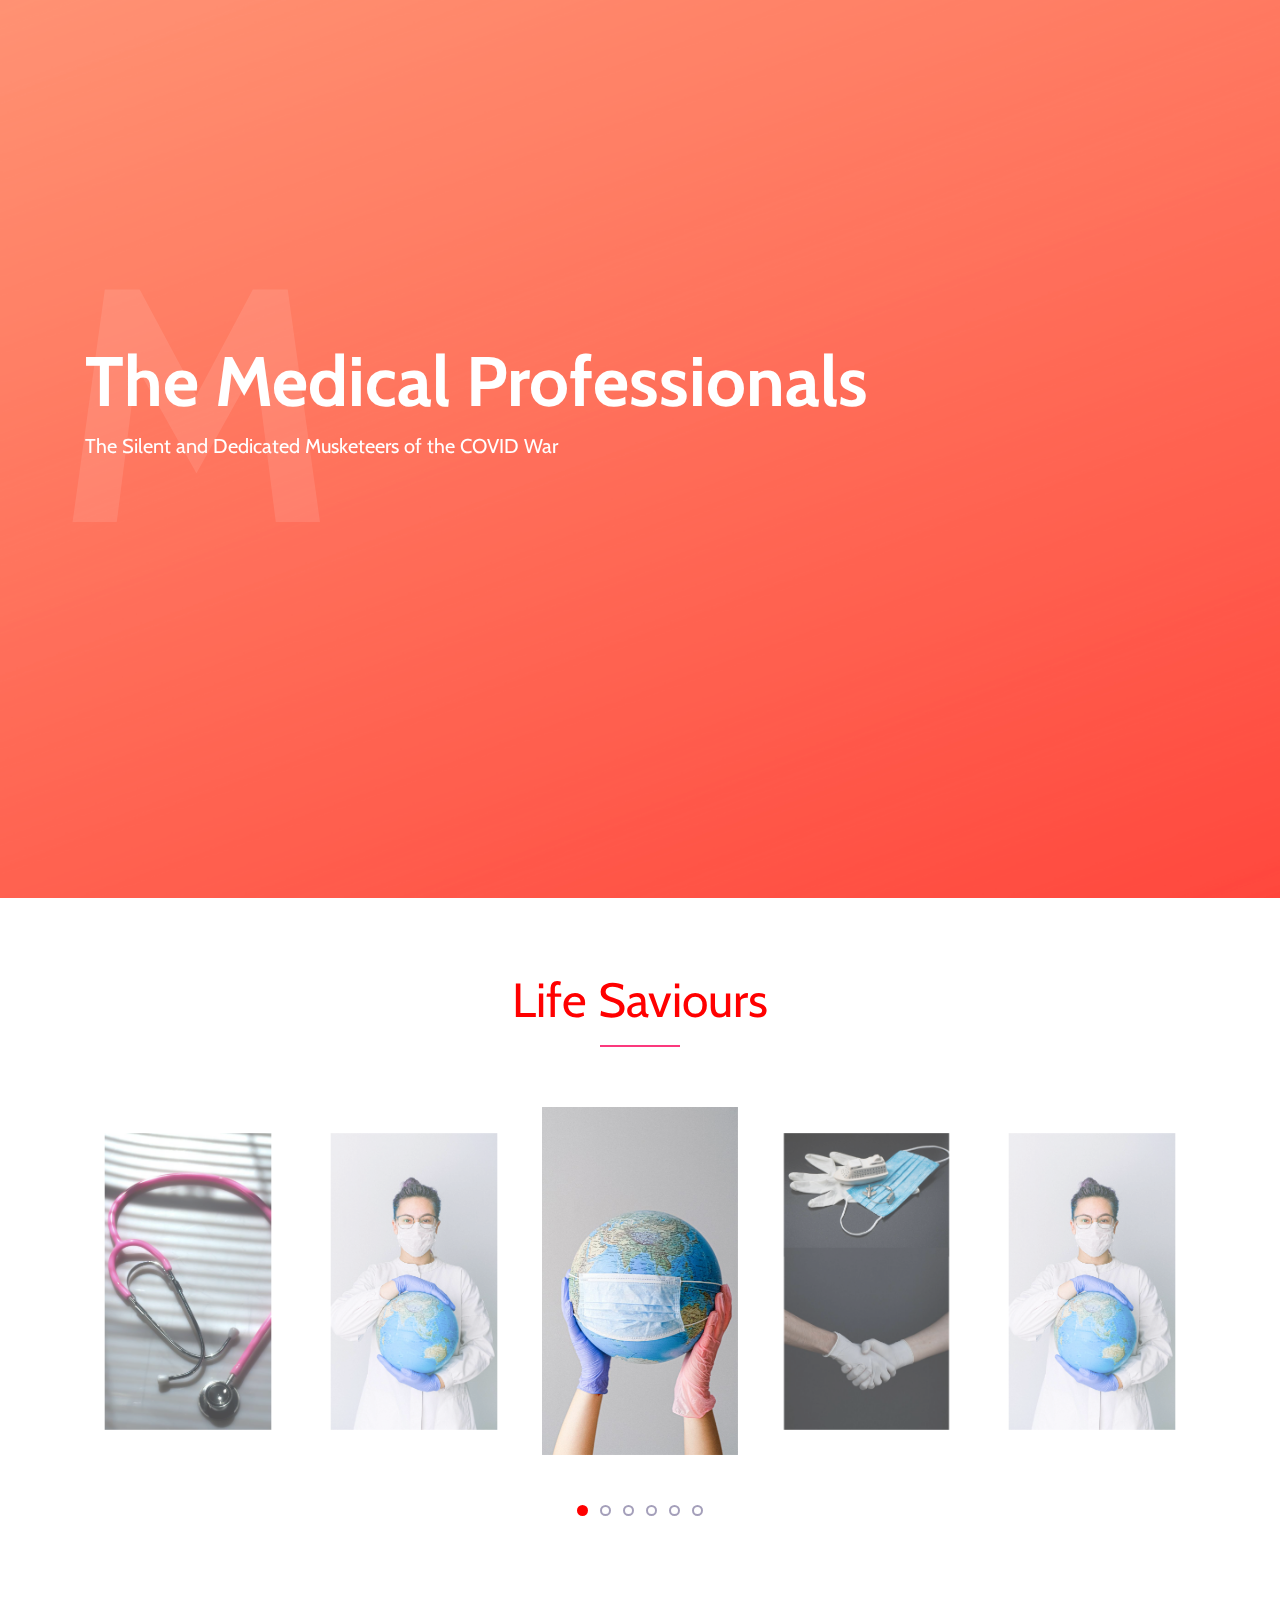
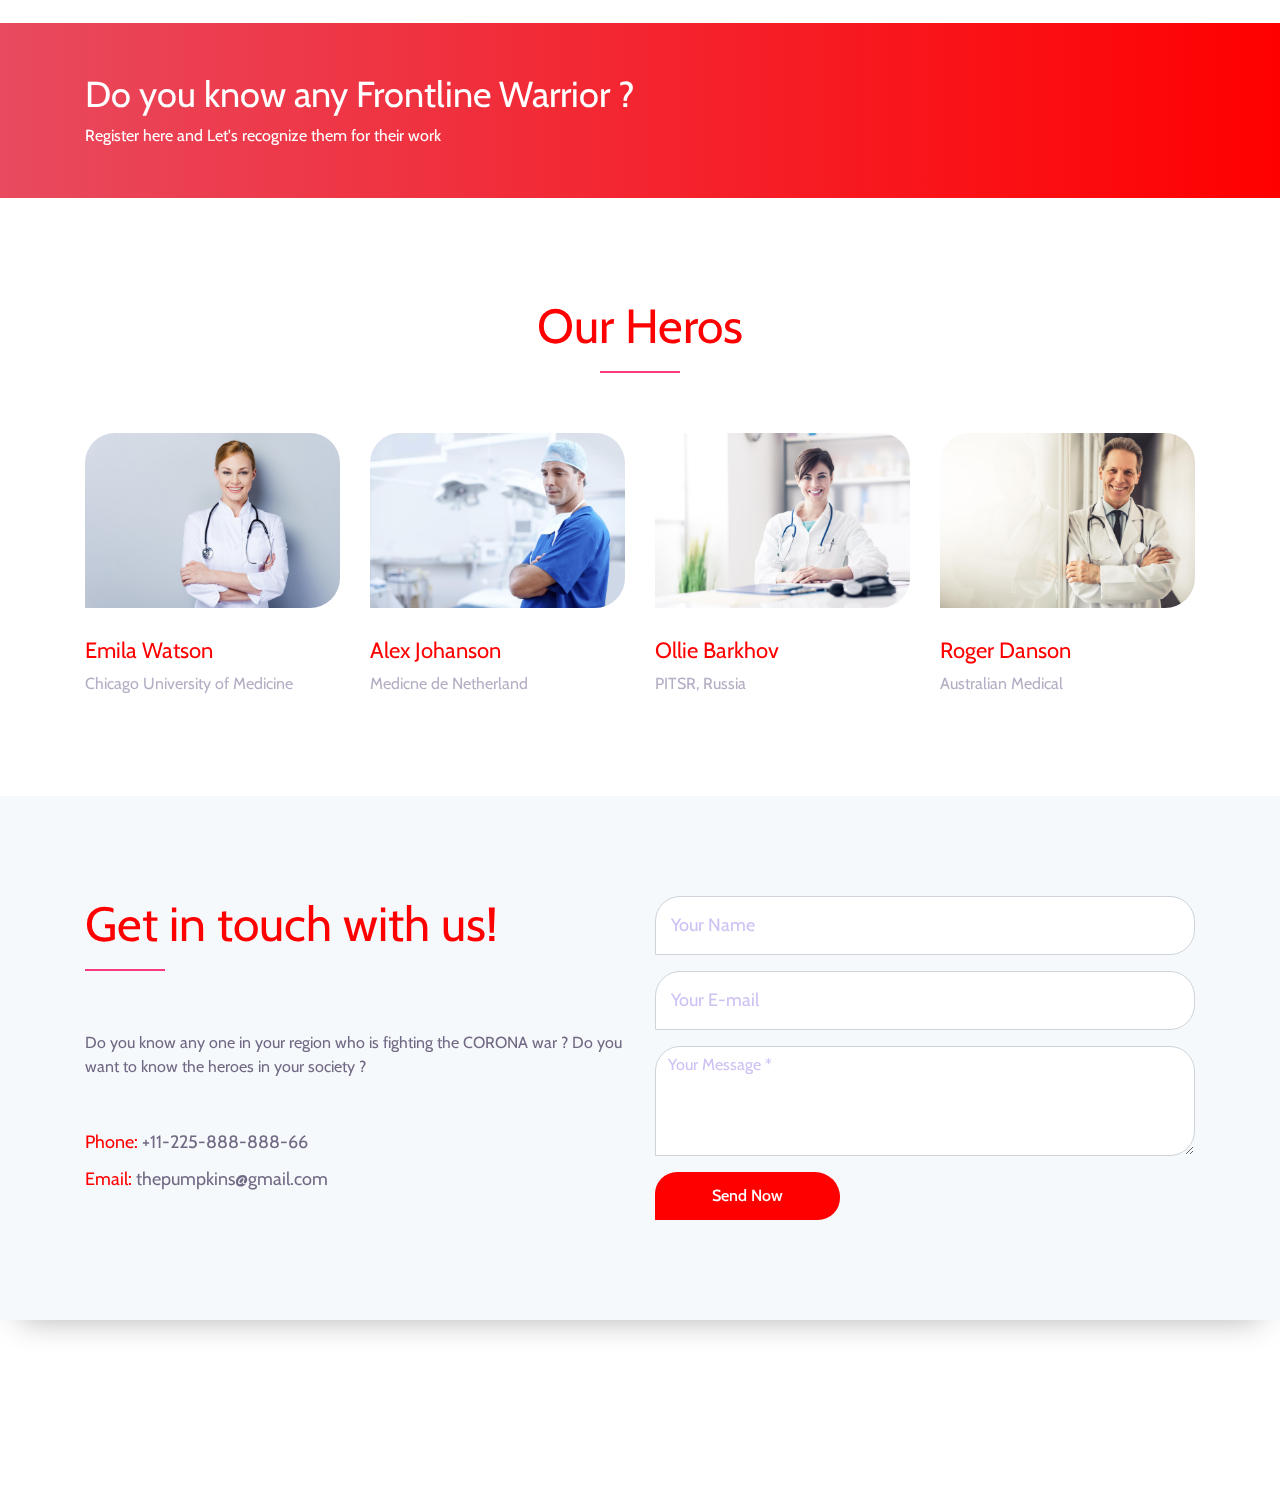
<file: index1.html>
<!DOCTYPE html>
<html lang="en">

<head>
    <meta charset="UTF-8">
    <meta name="description" content="">
    <meta http-equiv="X-UA-Compatible" content="IE=edge">
    <meta name="viewport" content="width=device-width, initial-scale=1, shrink-to-fit=no">
    <title>Frontline Warriors - Medical Professionals</title>
    <link href="style_doc.css" rel="stylesheet">
    <link href="css/responsive.css" rel="stylesheet">

</head>

<body>
    <div id="preloader">
        <div class="circular-load"></div>
    </div>
    <section class="wellcome_area clearfix" id="home">
        <div class="container h-100">
            <div class="row h-100 align-items-center">
                <div class="col-12 col-md">
                    <div class="wellcome-heading">
                        <h2>The Medical Professionals</h2>
                        <h3>M</h3>
                        <p>The Silent and Dedicated Musketeers of the COVID War</p>
                    </div>
                </div>
            </div>
        </div>
    </section>
    <br /><br /><br />
    <section class="app-screenshots-area bg-white section_padding_0_100 clearfix" id="screenshot">
        <div class="container">
            <div class="row">
                <div class="col-12 text-center">
                    <div class="section-heading">
                        <h2>Life Saviours</h2>
                        <div class="line-shape"></div>
                    </div>
                </div>
            </div>
        </div>
        <div class="container-fluid">
            <div class="row">
                <div class="col-12">
                    <div class="app_screenshots_slides owl-carousel">
                        <div class="single-shot">
                            <img src="img/scr-img/app-1.png" alt="">
                        </div>
                        <div class="single-shot">
                            <img src="img/scr-img/app-2.png" alt="">
                        </div>
                        <div class="single-shot">
                            <img src="img/scr-img/app-3.png" alt="">
                        </div>
                        <div class="single-shot">
                            <img src="img/scr-img/app-4.png" alt="">
                        </div>
                        <div class="single-shot">
                            <img src="img/scr-img/app-5.png" alt="">
                        </div>
                        <div class="single-shot">
                            <img src="img/scr-img/app-3.png" alt="">
                        </div>
                    </div>
                </div>
            </div>
        </div>
    </section>
    <section class="our-monthly-membership section_padding_50 clearfix">
        <div class="container">
            <div class="row align-items-center">
                <div class="col-md-8">
                    <div class="membership-description">
                        <h2>Do you know any Frontline Warrior ?</h2>
                        <p>Register here and Let's recognize them for their work</p>
                    </div>
                </div>
                <div class="col-md-4">
                    <div class="get-started-button wow bounceInDown" data-wow-delay="0.5s">
                        <a href="form.html">Register Here</a>
                    </div>
                </div>
            </div>
        </div>
    </section>
    <section class="our-Team-area bg-white section_padding_100_50 clearfix" id="team">
        <div class="container">
            <div class="row">
                <div class="col-12 text-center">
                    <!-- Heading Text  -->
                    <div class="section-heading">
                        <h2>Our Heros</h2>
                        <div class="line-shape"></div>
                    </div>
                </div>
            </div>
            <div class="row">
                <div class="col-12 col-md-6 col-lg-3">
                    <div class="single-team-member">
                        <div class="member-image">
                            <img src="img/team-img/team-1.png" alt="">
                            <div class="team-hover-effects">
                                <div class="team-social-icon">
                                    <a href="#"><i class="fa fa-facebook" aria-hidden="true"></i></a>
                                    <a href="#"><i class="fa fa-twitter" aria-hidden="true"></i></a>
                                    <a href="#"><i class="fa fa-google-plus" aria-hidden="true"></i></a>
                                    <a href="#"> <i class="fa fa-instagram" aria-hidden="true"></i></a>
                                </div>
                            </div>
                        </div>
                        <div class="member-text">
                            <h4>Emila Watson</h4>
                            <p>Chicago University of Medicine</p>
                        </div>
                    </div>
                </div>
                <div class="col-12 col-md-6 col-lg-3">
                    <div class="single-team-member">
                        <div class="member-image">
                            <img src="img/team-img/team-2.png" alt="">
                            <div class="team-hover-effects">
                                <div class="team-social-icon">
                                    <a href="#"><i class="fa fa-facebook" aria-hidden="true"></i></a>
                                    <a href="#"><i class="fa fa-twitter" aria-hidden="true"></i></a>
                                    <a href="#"><i class="fa fa-google-plus" aria-hidden="true"></i></a>
                                    <a href="#"> <i class="fa fa-instagram" aria-hidden="true"></i></a>
                                </div>
                            </div>
                        </div>
                        <div class="member-text">
                            <h4>Alex Johanson</h4>
                            <p>Medicne de Netherland</p>
                        </div>
                    </div>
                </div>
                <div class="col-12 col-md-6 col-lg-3">
                    <div class="single-team-member">
                        <div class="member-image">
                            <img src="img/team-img/team-3.png" alt="">
                            <div class="team-hover-effects">
                                <div class="team-social-icon">
                                    <a href="#"><i class="fa fa-facebook" aria-hidden="true"></i></a>
                                    <a href="#"><i class="fa fa-twitter" aria-hidden="true"></i></a>
                                    <a href="#"><i class="fa fa-google-plus" aria-hidden="true"></i></a>
                                    <a href="#"> <i class="fa fa-instagram" aria-hidden="true"></i></a>
                                </div>
                            </div>
                        </div>
                        <div class="member-text">
                            <h4>Ollie Barkhov</h4>
                            <p>PITSR, Russia</p>
                        </div>
                    </div>
                </div>
                <div class="col-12 col-md-6 col-lg-3">
                    <div class="single-team-member">
                        <div class="member-image">
                            <img src="img/team-img/team-4.png" alt="">
                            <div class="team-hover-effects">
                                <div class="team-social-icon">
                                    <a href="#"><i class="fa fa-facebook" aria-hidden="true"></i></a>
                                    <a href="#"><i class="fa fa-twitter" aria-hidden="true"></i></a>
                                    <a href="#"><i class="fa fa-google-plus" aria-hidden="true"></i></a>
                                    <a href="#"> <i class="fa fa-instagram" aria-hidden="true"></i></a>
                                </div>
                            </div>
                        </div>
                        <div class="member-text">
                            <h4>Roger Danson</h4>
                            <p>Australian Medical</p>
                        </div>
                    </div>
                </div>
            </div>
        </div>
    </section>
    <section class="footer-contact-area section_padding_100 clearfix" id="contact">
        <div class="container">
            <div class="row">
                <div class="col-md-6">
                    <!-- Heading Text  -->
                    <div class="section-heading">
                        <h2>Get in touch with us!</h2>
                        <div class="line-shape"></div>
                    </div>
                    <div class="footer-text">
                        <p>Do you know any one in your region who is fighting the CORONA war ? Do you want to
                        know the heroes in your society ?</p>
                    </div>
                    <div class="phone-text">
                        <p><span>Phone:</span> +11-225-888-888-66</p>
                    </div>
                    <div class="email-text">
                        <p><span>Email:</span> thepumpkins@gmail.com</p>
                    </div>
                </div>
                <div class="col-md-6">
                    <div class="contact_from">
                        <form action="#" method="post">
                            <div class="contact_input_area">
                                <div class="row">
                                    <div class="col-md-12">
                                        <div class="form-group">
                                            <input type="text" class="form-control" name="name" id="name" placeholder="Your Name" required>
                                        </div>
                                    </div>
                                    <div class="col-md-12">
                                        <div class="form-group">
                                            <input type="email" class="form-control" name="email" id="email" placeholder="Your E-mail" required>
                                        </div>
                                    </div>
                                    <div class="col-12">
                                        <div class="form-group">
                                            <textarea name="message" class="form-control" id="message" cols="30" rows="4" placeholder="Your Message *" required></textarea>
                                        </div>
                                    </div>
                                    <div class="col-12">
                                        <button type="submit" class="btn submit-btn">Send Now</button>
                                    </div>
                                </div>
                            </div>
                        </form>
                    </div>
                </div>
            </div>
        </div>
    </section>


    <footer class="footer-social-icon text-center section_padding_70 clearfix">
      <p>
        Copyright @The Pumpkins
      </p>
    </footer>


    <script src="js/jquery-2.2.4.min.js"></script>
    <script src="js/popper.min.js"></script>
    <script src="js/bootstrap.min.js"></script>
    <script src="js/plugins.js"></script>
    <script src="js/slick.min.js"></script>
    <script src="js/footer-reveal.min.js"></script>
    <script src="js/active.js"></script>
</body>

</html>
</file>
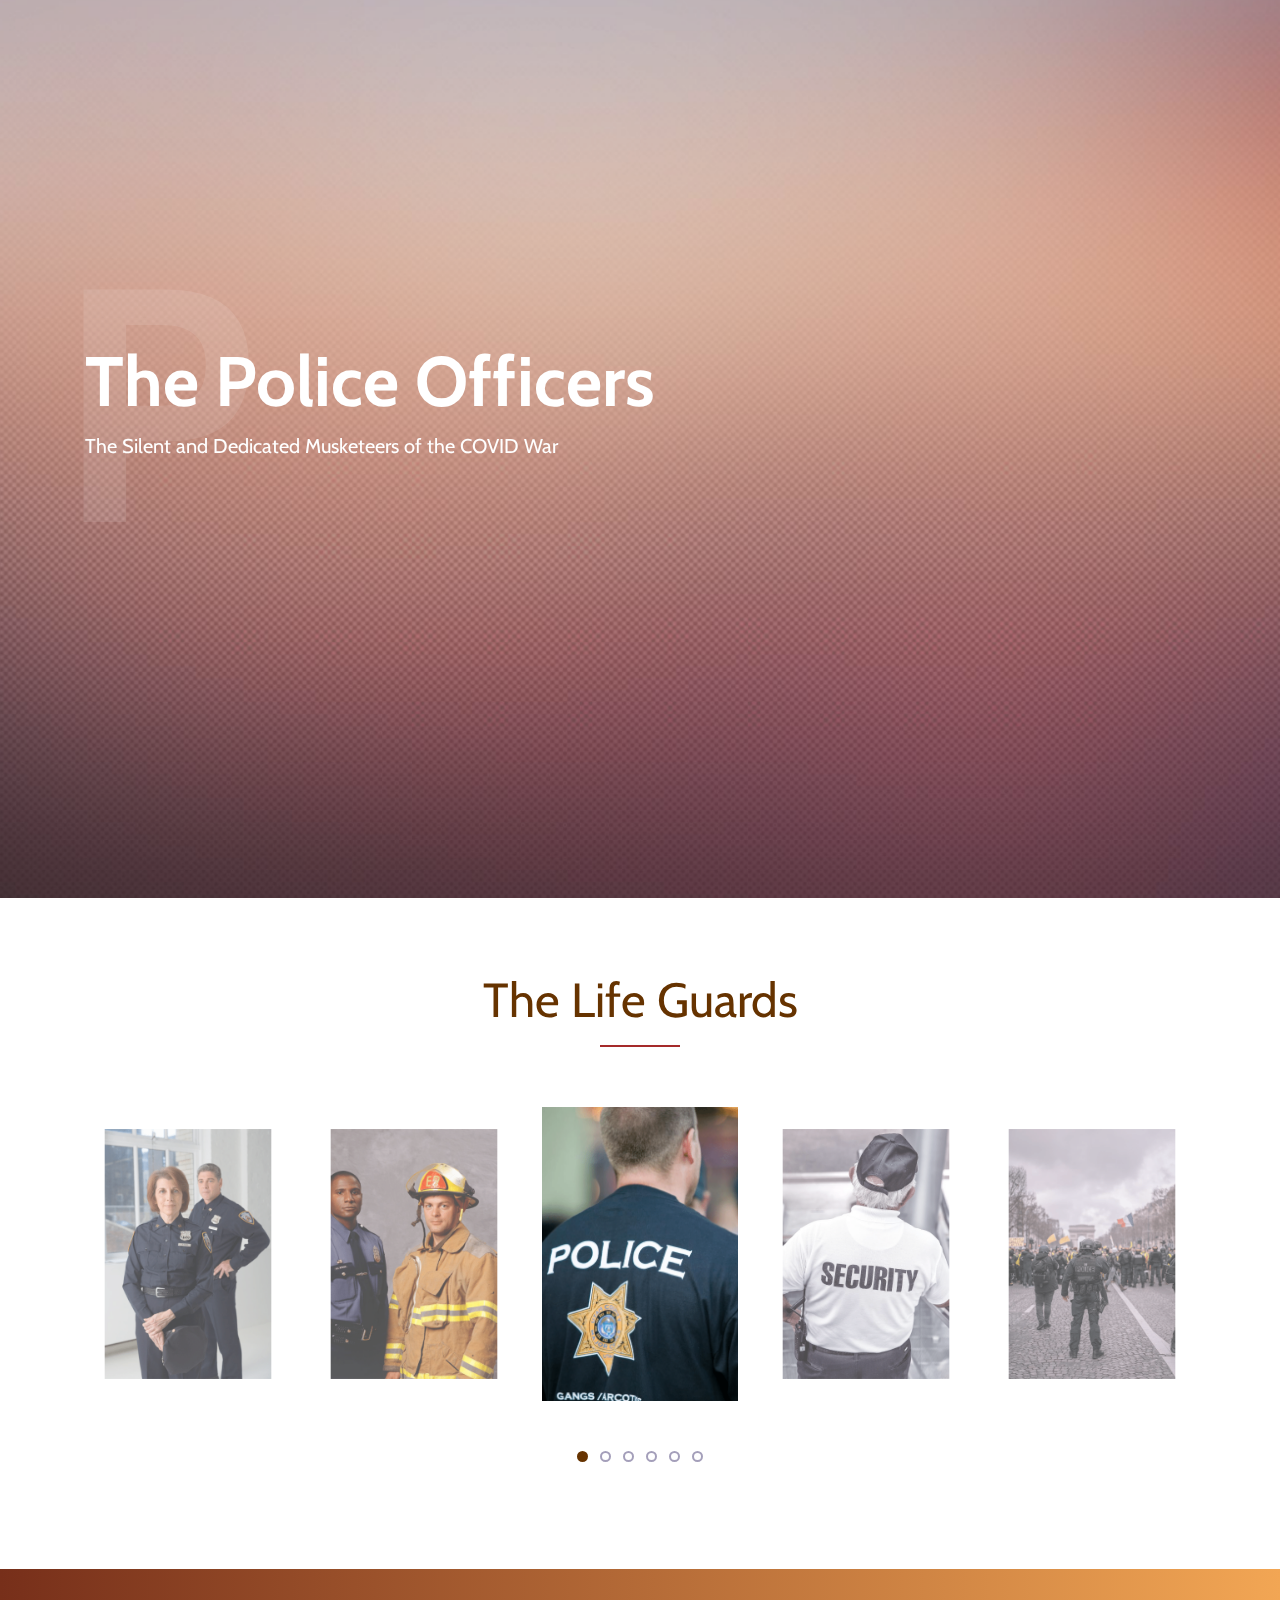
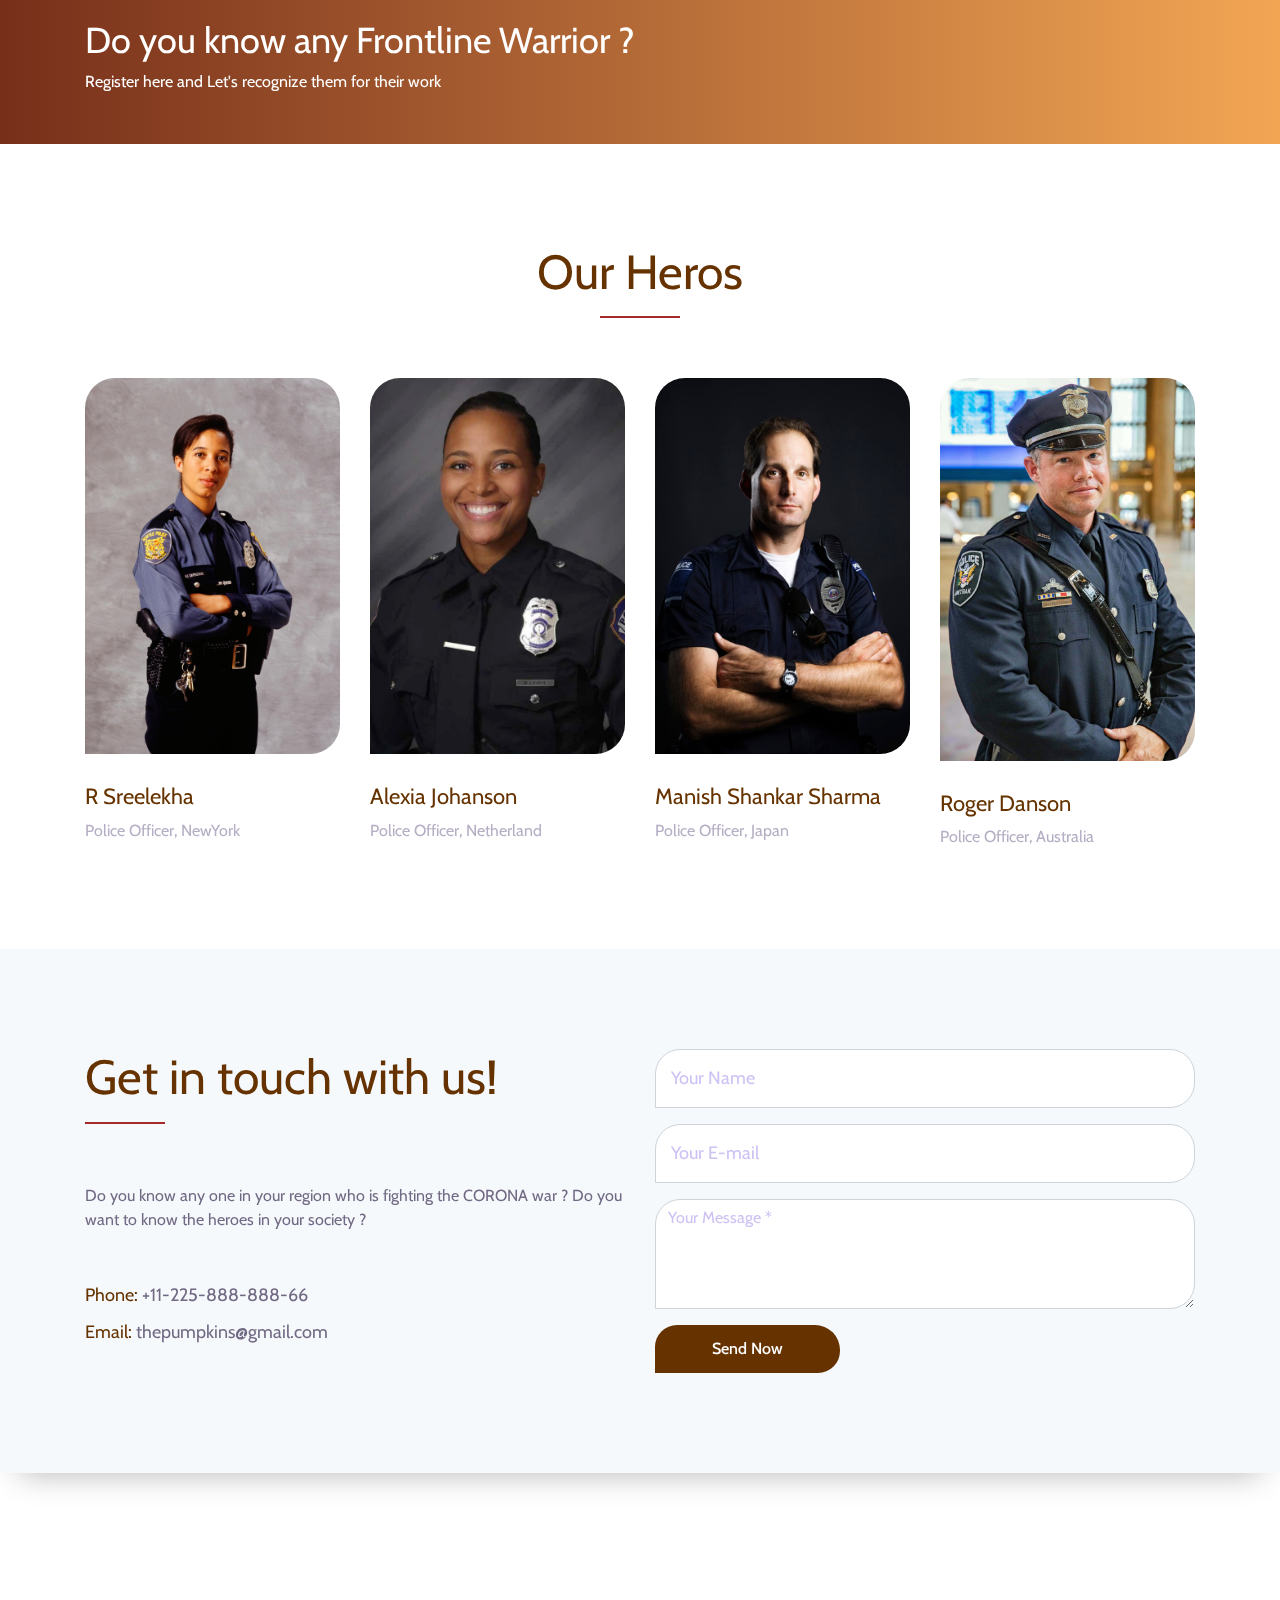
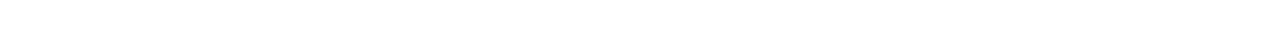
<file: index2.html>
<!DOCTYPE html>
<html lang="en">

<head>
    <meta charset="UTF-8">
    <meta name="description" content="">
    <meta http-equiv="X-UA-Compatible" content="IE=edge">
    <meta name="viewport" content="width=device-width, initial-scale=1, shrink-to-fit=no">
    <title>Frontline Warriors - Police Officers </title>
    <link href="style_pol.css" rel="stylesheet">
    <link href="css/responsive.css" rel="stylesheet">

</head>

<body>
    <div id="preloader">
        <div class="circular-load"></div>
    </div>

    <section class="wellcome_area clearfix" id="home">
        <div class="container h-100">
            <div class="row h-100 align-items-center">
                <div class="col-12 col-md">
                    <div class="wellcome-heading">
                        <h2>The Police Officers</h2>
                        <h3>P</h3>
                        <p>The Silent and Dedicated Musketeers of the COVID War</p>
                    </div>
                </div>
            </div>
        </div>
    </section>
    <br /><br /><br />
    <section class="app-screenshots-area bg-white section_padding_0_100 clearfix" id="screenshot">
        <div class="container">
            <div class="row">
                <div class="col-12 text-center">
                    <div class="section-heading">
                        <h2>The Life Guards</h2>
                        <div class="line-shape"></div>
                    </div>
                </div>
            </div>
        </div>
        <div class="container-fluid">
            <div class="row">
                <div class="col-12">
                    <div class="app_screenshots_slides owl-carousel">
                        <div class="single-shot">
                            <img src="img/pol1.png" alt="">
                        </div>
                        <div class="single-shot">
                            <img src="img/pol2.png" alt="">
                        </div>
                        <div class="single-shot">
                            <img src="img/pol3.png" alt="">
                        </div>
                        <div class="single-shot">
                            <img src="img/pol4.png" alt="">
                        </div>
                        <div class="single-shot">
                            <img src="img/pol5.png" alt="">
                        </div>
                        <div class="single-shot">
                            <img src="img/pol6.png" alt="">
                        </div>
                    </div>
                </div>
            </div>
        </div>
    </section>
    <section class="our-monthly-membership section_padding_50 clearfix">
        <div class="container">
            <div class="row align-items-center">
                <div class="col-md-8">
                    <div class="membership-description">
                        <h2>Do you know any Frontline Warrior ?</h2>
                        <p>Register here and Let's recognize them for their work</p>
                    </div>
                </div>
                <div class="col-md-4">
                    <div class="get-started-button wow bounceInDown" data-wow-delay="0.5s">
                        <a href="form.html">Register Here</a>
                    </div>
                </div>
            </div>
        </div>
    </section>
    <section class="our-Team-area bg-white section_padding_100_50 clearfix" id="team">
        <div class="container">
            <div class="row">
                <div class="col-12 text-center">
                    <!-- Heading Text  -->
                    <div class="section-heading">
                        <h2>Our Heros</h2>
                        <div class="line-shape"></div>
                    </div>
                </div>
            </div>
            <div class="row">
                <div class="col-12 col-md-6 col-lg-3">
                    <div class="single-team-member">
                        <div class="member-image">
                            <img src="img/off1.png" alt="">
                            <div class="team-hover-effects">
                                <div class="team-social-icon">
                                    <a href="#"><i class="fa fa-facebook" aria-hidden="true"></i></a>
                                    <a href="#"><i class="fa fa-twitter" aria-hidden="true"></i></a>
                                    <a href="#"><i class="fa fa-google-plus" aria-hidden="true"></i></a>
                                    <a href="#"> <i class="fa fa-instagram" aria-hidden="true"></i></a>
                                </div>
                            </div>
                        </div>
                        <div class="member-text">
                            <h4>R Sreelekha</h4>
                            <p>Police Officer, NewYork</p>
                        </div>
                    </div>
                </div>
                <div class="col-12 col-md-6 col-lg-3">
                    <div class="single-team-member">
                        <div class="member-image">
                            <img src="img/off2.png" alt="">
                            <div class="team-hover-effects">
                                <div class="team-social-icon">
                                    <a href="#"><i class="fa fa-facebook" aria-hidden="true"></i></a>
                                    <a href="#"><i class="fa fa-twitter" aria-hidden="true"></i></a>
                                    <a href="#"><i class="fa fa-google-plus" aria-hidden="true"></i></a>
                                    <a href="#"> <i class="fa fa-instagram" aria-hidden="true"></i></a>
                                </div>
                            </div>
                        </div>
                        <div class="member-text">
                            <h4>Alexia Johanson</h4>
                            <p>Police Officer, Netherland</p>
                        </div>
                    </div>
                </div>
                <div class="col-12 col-md-6 col-lg-3">
                    <div class="single-team-member">
                        <div class="member-image">
                            <img src="img/off3.png" alt="">
                            <div class="team-hover-effects">
                                <div class="team-social-icon">
                                    <a href="#"><i class="fa fa-facebook" aria-hidden="true"></i></a>
                                    <a href="#"><i class="fa fa-twitter" aria-hidden="true"></i></a>
                                    <a href="#"><i class="fa fa-google-plus" aria-hidden="true"></i></a>
                                    <a href="#"> <i class="fa fa-instagram" aria-hidden="true"></i></a>
                                </div>
                            </div>
                        </div>
                        <div class="member-text">
                            <h4>Manish Shankar Sharma</h4>
                            <p>Police Officer, Japan</p>
                        </div>
                    </div>
                </div>
                <div class="col-12 col-md-6 col-lg-3">
                    <div class="single-team-member">
                        <div class="member-image">
                            <img src="img/off4.jpg" alt="">
                            <div class="team-hover-effects">
                                <div class="team-social-icon">
                                    <a href="#"><i class="fa fa-facebook" aria-hidden="true"></i></a>
                                    <a href="#"><i class="fa fa-twitter" aria-hidden="true"></i></a>
                                    <a href="#"><i class="fa fa-google-plus" aria-hidden="true"></i></a>
                                    <a href="#"> <i class="fa fa-instagram" aria-hidden="true"></i></a>
                                </div>
                            </div>
                        </div>
                        <div class="member-text">
                            <h4>Roger Danson</h4>
                            <p>Police Officer, Australia</p>
                        </div>
                    </div>
                </div>
            </div>
        </div>
    </section>
    <section class="footer-contact-area section_padding_100 clearfix" id="contact">
        <div class="container">
            <div class="row">
                <div class="col-md-6">
                    <!-- Heading Text  -->
                    <div class="section-heading">
                        <h2>Get in touch with us!</h2>
                        <div class="line-shape"></div>
                    </div>
                    <div class="footer-text">
                        <p>Do you know any one in your region who is fighting the CORONA war ? Do you want to
                        know the heroes in your society ?</p>
                    </div>
                    <div class="phone-text">
                        <p><span>Phone:</span> +11-225-888-888-66</p>
                    </div>
                    <div class="email-text">
                        <p><span>Email:</span> thepumpkins@gmail.com</p>
                    </div>
                </div>
                <div class="col-md-6">
                    <div class="contact_from">
                        <form action="#" method="post">
                            <div class="contact_input_area">
                                <div class="row">
                                    <div class="col-md-12">
                                        <div class="form-group">
                                            <input type="text" class="form-control" name="name" id="name" placeholder="Your Name" required>
                                        </div>
                                    </div>
                                    <div class="col-md-12">
                                        <div class="form-group">
                                            <input type="email" class="form-control" name="email" id="email" placeholder="Your E-mail" required>
                                        </div>
                                    </div>
                                    <div class="col-12">
                                        <div class="form-group">
                                            <textarea name="message" class="form-control" id="message" cols="30" rows="4" placeholder="Your Message *" required></textarea>
                                        </div>
                                    </div>
                                    <div class="col-12">
                                        <button type="submit" class="btn submit-btn">Send Now</button>
                                    </div>
                                </div>
                            </div>
                        </form>
                    </div>
                </div>
            </div>
        </div>
    </section>


    <footer class="footer-social-icon text-center section_padding_70 clearfix">
      <p>
        Copyright @The Pumpkins
      </p>
    </footer>


    <script src="js/jquery-2.2.4.min.js"></script>
    <script src="js/popper.min.js"></script>
    <script src="js/bootstrap.min.js"></script>
    <script src="js/plugins.js"></script>
    <script src="js/slick.min.js"></script>
    <script src="js/footer-reveal.min.js"></script>
    <script src="js/active.js"></script>
</body>

</html>
</file>
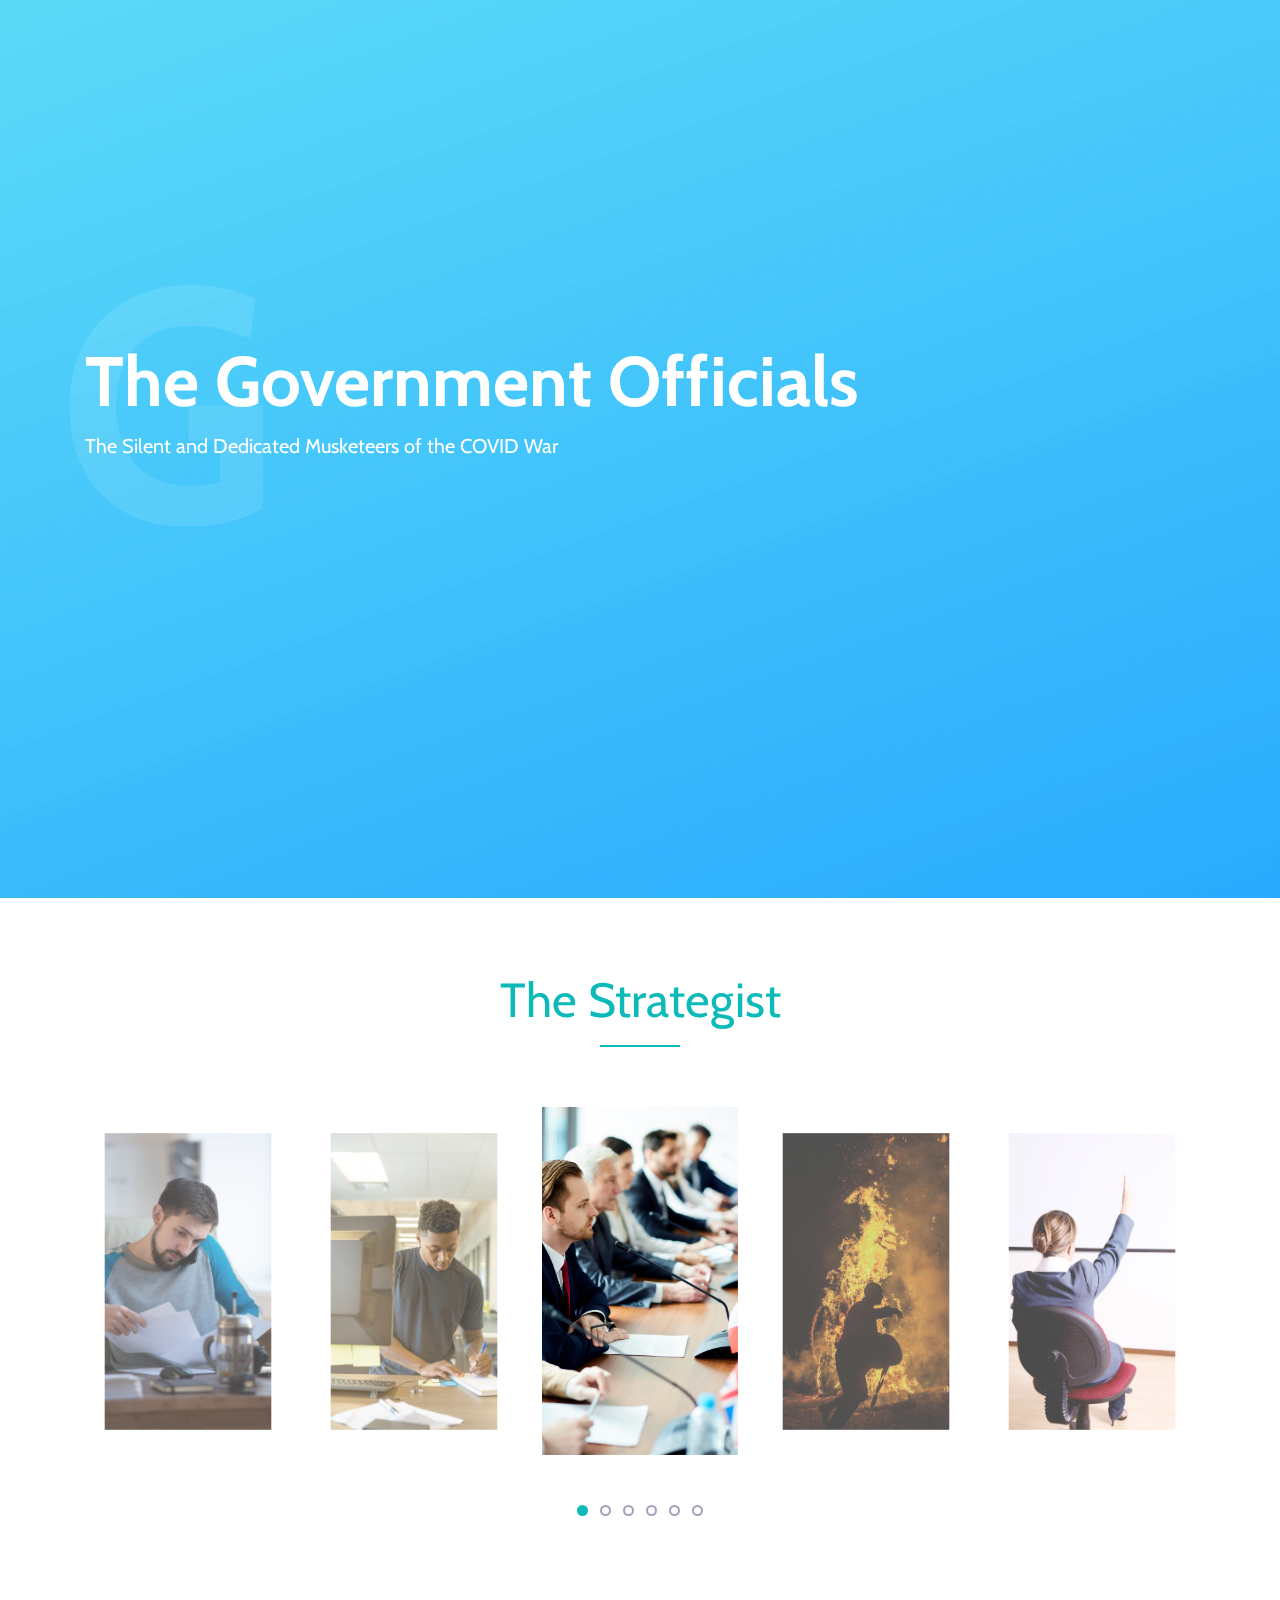
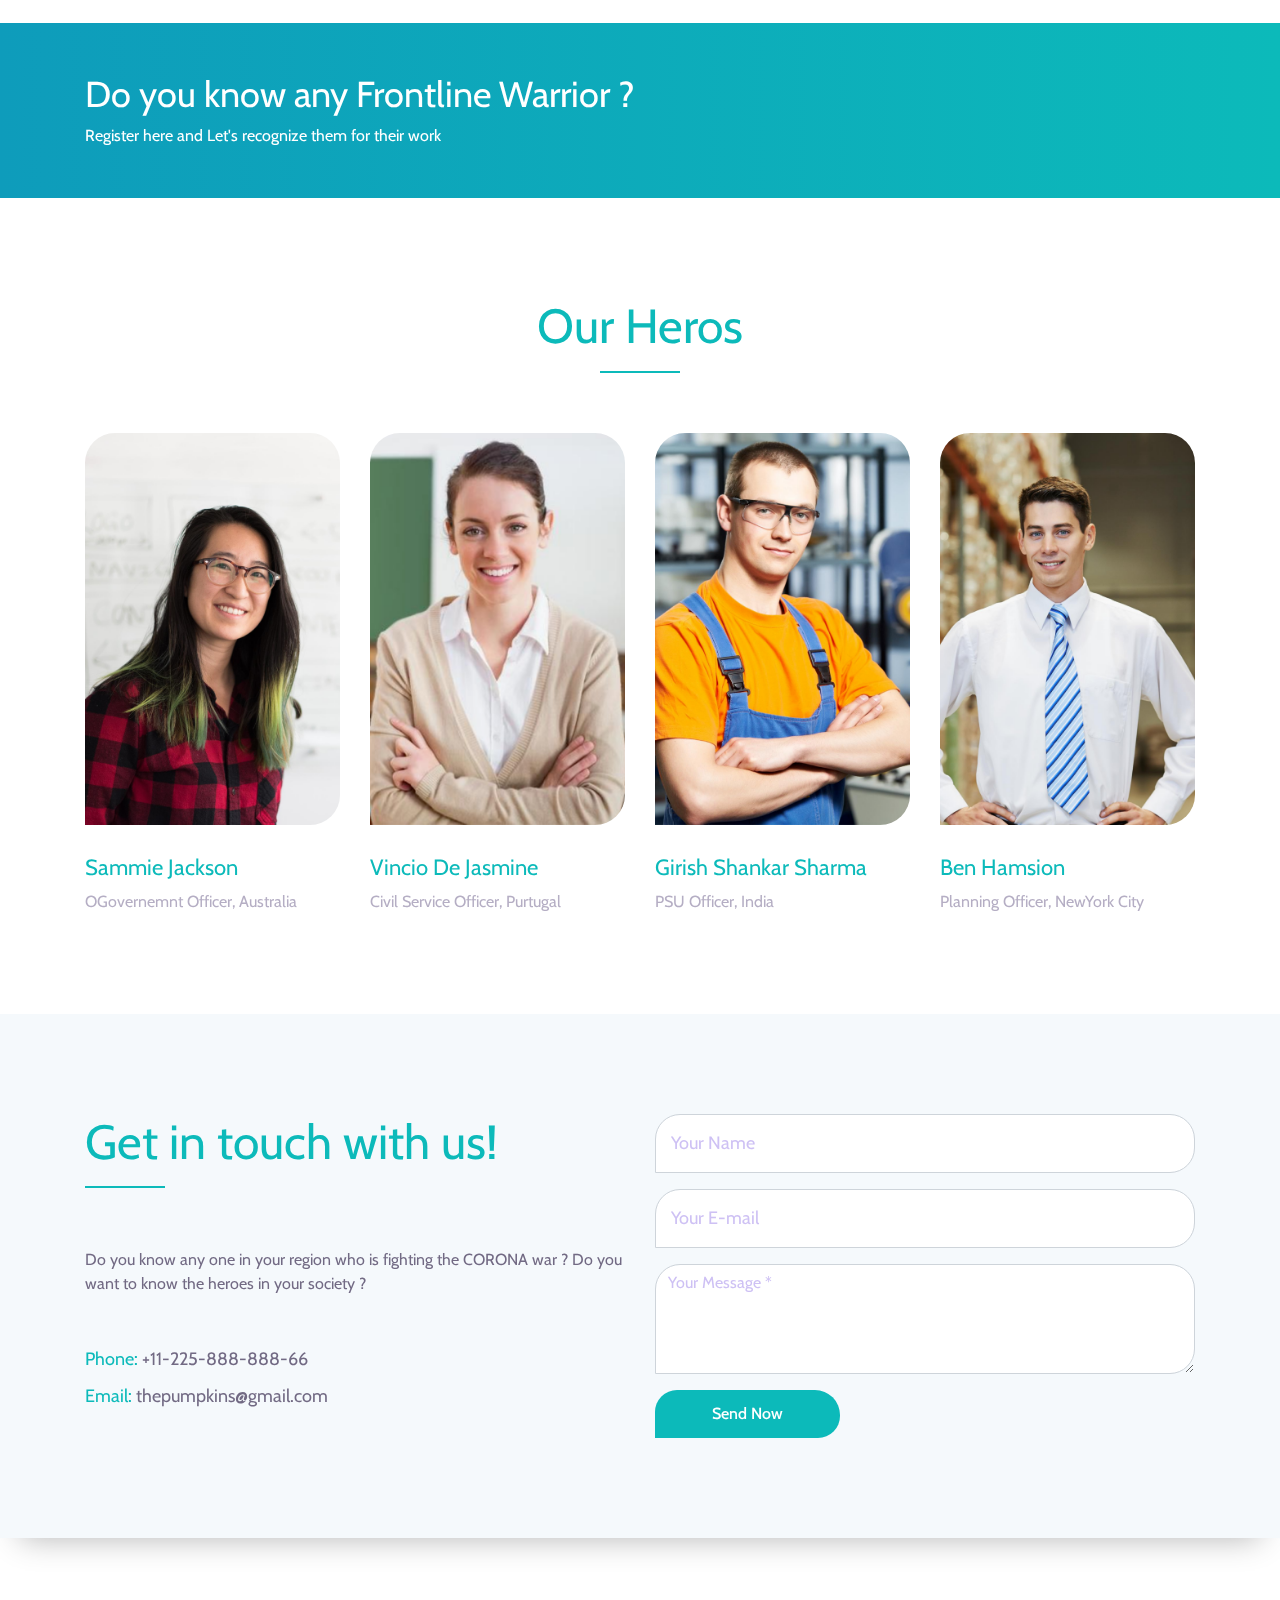
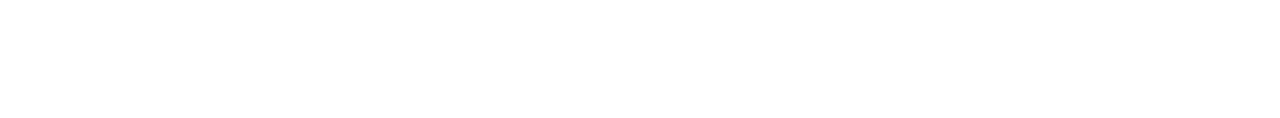
<file: index3.html>
<!DOCTYPE html>
<html lang="en">

<head>
    <meta charset="UTF-8">
    <meta name="description" content="">
    <meta http-equiv="X-UA-Compatible" content="IE=edge">
    <meta name="viewport" content="width=device-width, initial-scale=1, shrink-to-fit=no">
    <title>Frontline Warriors - Government Officials </title>
    <link href="style_gov.css" rel="stylesheet">
    <link href="css/responsive.css" rel="stylesheet">
</head>

<body>
    <div id="preloader">
        <div class="circular-load"></div>
    </div>
    <section class="wellcome_area clearfix" id="home">
        <div class="container h-100">
            <div class="row h-100 align-items-center">
                <div class="col-12 col-md">
                    <div class="wellcome-heading">
                        <h2>The Government Officials</h2>
                        <h3>G</h3>
                        <p>The Silent and Dedicated Musketeers of the COVID War</p>
                    </div>
                </div>
            </div>
        </div>
    </section>
    <br /><br /><br />
    <section class="app-screenshots-area bg-white section_padding_0_100 clearfix" id="screenshot">
        <div class="container">
            <div class="row">
                <div class="col-12 text-center">
                    <div class="section-heading">
                        <h2>The Strategist</h2>
                        <div class="line-shape"></div>
                    </div>
                </div>
            </div>
        </div>
        <div class="container-fluid">
            <div class="row">
                <div class="col-12">
                    <div class="app_screenshots_slides owl-carousel">
                        <div class="single-shot">
                            <img src="img/gov1.png" alt="">
                        </div>
                        <div class="single-shot">
                            <img src="img/gov2.png" alt="">
                        </div>
                        <div class="single-shot">
                            <img src="img/gov3.png" alt="">
                        </div>
                        <div class="single-shot">
                            <img src="img/gov4.png" alt="">
                        </div>
                        <div class="single-shot">
                            <img src="img/gov5.png" alt="">
                        </div>
                        <div class="single-shot">
                            <img src="img/gov6.png" alt="">
                        </div>
                    </div>
                </div>
            </div>
        </div>
    </section>
    <section class="our-monthly-membership section_padding_50 clearfix">
        <div class="container">
            <div class="row align-items-center">
                <div class="col-md-8">
                    <div class="membership-description">
                        <h2>Do you know any Frontline Warrior ?</h2>
                        <p>Register here and Let's recognize them for their work</p>
                    </div>
                </div>
                <div class="col-md-4">
                    <div class="get-started-button wow bounceInDown" data-wow-delay="0.5s">
                        <a href="form.html">Register Here</a>
                    </div>
                </div>
            </div>
        </div>
    </section>
    <section class="our-Team-area bg-white section_padding_100_50 clearfix" id="team">
        <div class="container">
            <div class="row">
                <div class="col-12 text-center">
                    <!-- Heading Text  -->
                    <div class="section-heading">
                        <h2>Our Heros</h2>
                        <div class="line-shape"></div>
                    </div>
                </div>
            </div>
            <div class="row">
                <div class="col-12 col-md-6 col-lg-3">
                    <div class="single-team-member">
                        <div class="member-image">
                            <img src="img/offic1.png" alt="">
                            <div class="team-hover-effects">
                                <div class="team-social-icon">
                                    <a href="#"><i class="fa fa-facebook" aria-hidden="true"></i></a>
                                    <a href="#"><i class="fa fa-twitter" aria-hidden="true"></i></a>
                                    <a href="#"><i class="fa fa-google-plus" aria-hidden="true"></i></a>
                                    <a href="#"> <i class="fa fa-instagram" aria-hidden="true"></i></a>
                                </div>
                            </div>
                        </div>
                        <div class="member-text">
                            <h4>Sammie Jackson</h4>
                            <p>OGovernemnt Officer, Australia</p>
                        </div>
                    </div>
                </div>
                <div class="col-12 col-md-6 col-lg-3">
                    <div class="single-team-member">
                        <div class="member-image">
                            <img src="img/offic2.png" alt="">
                            <div class="team-hover-effects">
                                <div class="team-social-icon">
                                    <a href="#"><i class="fa fa-facebook" aria-hidden="true"></i></a>
                                    <a href="#"><i class="fa fa-twitter" aria-hidden="true"></i></a>
                                    <a href="#"><i class="fa fa-google-plus" aria-hidden="true"></i></a>
                                    <a href="#"> <i class="fa fa-instagram" aria-hidden="true"></i></a>
                                </div>
                            </div>
                        </div>
                        <div class="member-text">
                            <h4>Vincio De Jasmine</h4>
                            <p>Civil Service Officer, Purtugal</p>
                        </div>
                    </div>
                </div>
                <div class="col-12 col-md-6 col-lg-3">
                    <div class="single-team-member">
                        <div class="member-image">
                            <img src="img/offic3.png" alt="">
                            <div class="team-hover-effects">
                                <div class="team-social-icon">
                                    <a href="#"><i class="fa fa-facebook" aria-hidden="true"></i></a>
                                    <a href="#"><i class="fa fa-twitter" aria-hidden="true"></i></a>
                                    <a href="#"><i class="fa fa-google-plus" aria-hidden="true"></i></a>
                                    <a href="#"> <i class="fa fa-instagram" aria-hidden="true"></i></a>
                                </div>
                            </div>
                        </div>
                        <div class="member-text">
                            <h4>Girish Shankar Sharma</h4>
                            <p>PSU Officer, India</p>
                        </div>
                    </div>
                </div>
                <div class="col-12 col-md-6 col-lg-3">
                    <div class="single-team-member">
                        <div class="member-image">
                            <img src="img/offic4.png" alt="">
                            <div class="team-hover-effects">
                                <div class="team-social-icon">
                                    <a href="#"><i class="fa fa-facebook" aria-hidden="true"></i></a>
                                    <a href="#"><i class="fa fa-twitter" aria-hidden="true"></i></a>
                                    <a href="#"><i class="fa fa-google-plus" aria-hidden="true"></i></a>
                                    <a href="#"> <i class="fa fa-instagram" aria-hidden="true"></i></a>
                                </div>
                            </div>
                        </div>
                        <div class="member-text">
                            <h4>Ben Hamsion </h4>
                            <p>Planning Officer, NewYork City</p>
                        </div>
                    </div>
                </div>
            </div>
        </div>
    </section>
    <section class="footer-contact-area section_padding_100 clearfix" id="contact">
        <div class="container">
            <div class="row">
                <div class="col-md-6">
                    <!-- Heading Text  -->
                    <div class="section-heading">
                        <h2>Get in touch with us!</h2>
                        <div class="line-shape"></div>
                    </div>
                    <div class="footer-text">
                        <p>Do you know any one in your region who is fighting the CORONA war ? Do you want to
                        know the heroes in your society ?</p>
                    </div>
                    <div class="phone-text">
                        <p><span>Phone:</span> +11-225-888-888-66</p>
                    </div>
                    <div class="email-text">
                        <p><span>Email:</span> thepumpkins@gmail.com</p>
                    </div>
                </div>
                <div class="col-md-6">
                    <div class="contact_from">
                        <form action="#" method="post">
                            <div class="contact_input_area">
                                <div class="row">
                                    <div class="col-md-12">
                                        <div class="form-group">
                                            <input type="text" class="form-control" name="name" id="name" placeholder="Your Name" required>
                                        </div>
                                    </div>
                                    <div class="col-md-12">
                                        <div class="form-group">
                                            <input type="email" class="form-control" name="email" id="email" placeholder="Your E-mail" required>
                                        </div>
                                    </div>
                                    <div class="col-12">
                                        <div class="form-group">
                                            <textarea name="message" class="form-control" id="message" cols="30" rows="4" placeholder="Your Message *" required></textarea>
                                        </div>
                                    </div>
                                    <div class="col-12">
                                        <button type="submit" class="btn submit-btn">Send Now</button>
                                    </div>
                                </div>
                            </div>
                        </form>
                    </div>
                </div>
            </div>
        </div>
    </section>


    <footer class="footer-social-icon text-center section_padding_70 clearfix">
      <p>
        Copyright @The Pumpkins
      </p>
    </footer>

    <script src="js/jquery-2.2.4.min.js"></script>
    <script src="js/popper.min.js"></script>
    <script src="js/bootstrap.min.js"></script>
    <script src="js/plugins.js"></script>
    <script src="js/slick.min.js"></script>
    <script src="js/footer-reveal.min.js"></script>
    <script src="js/active.js"></script>
</body>

</html>
</file>
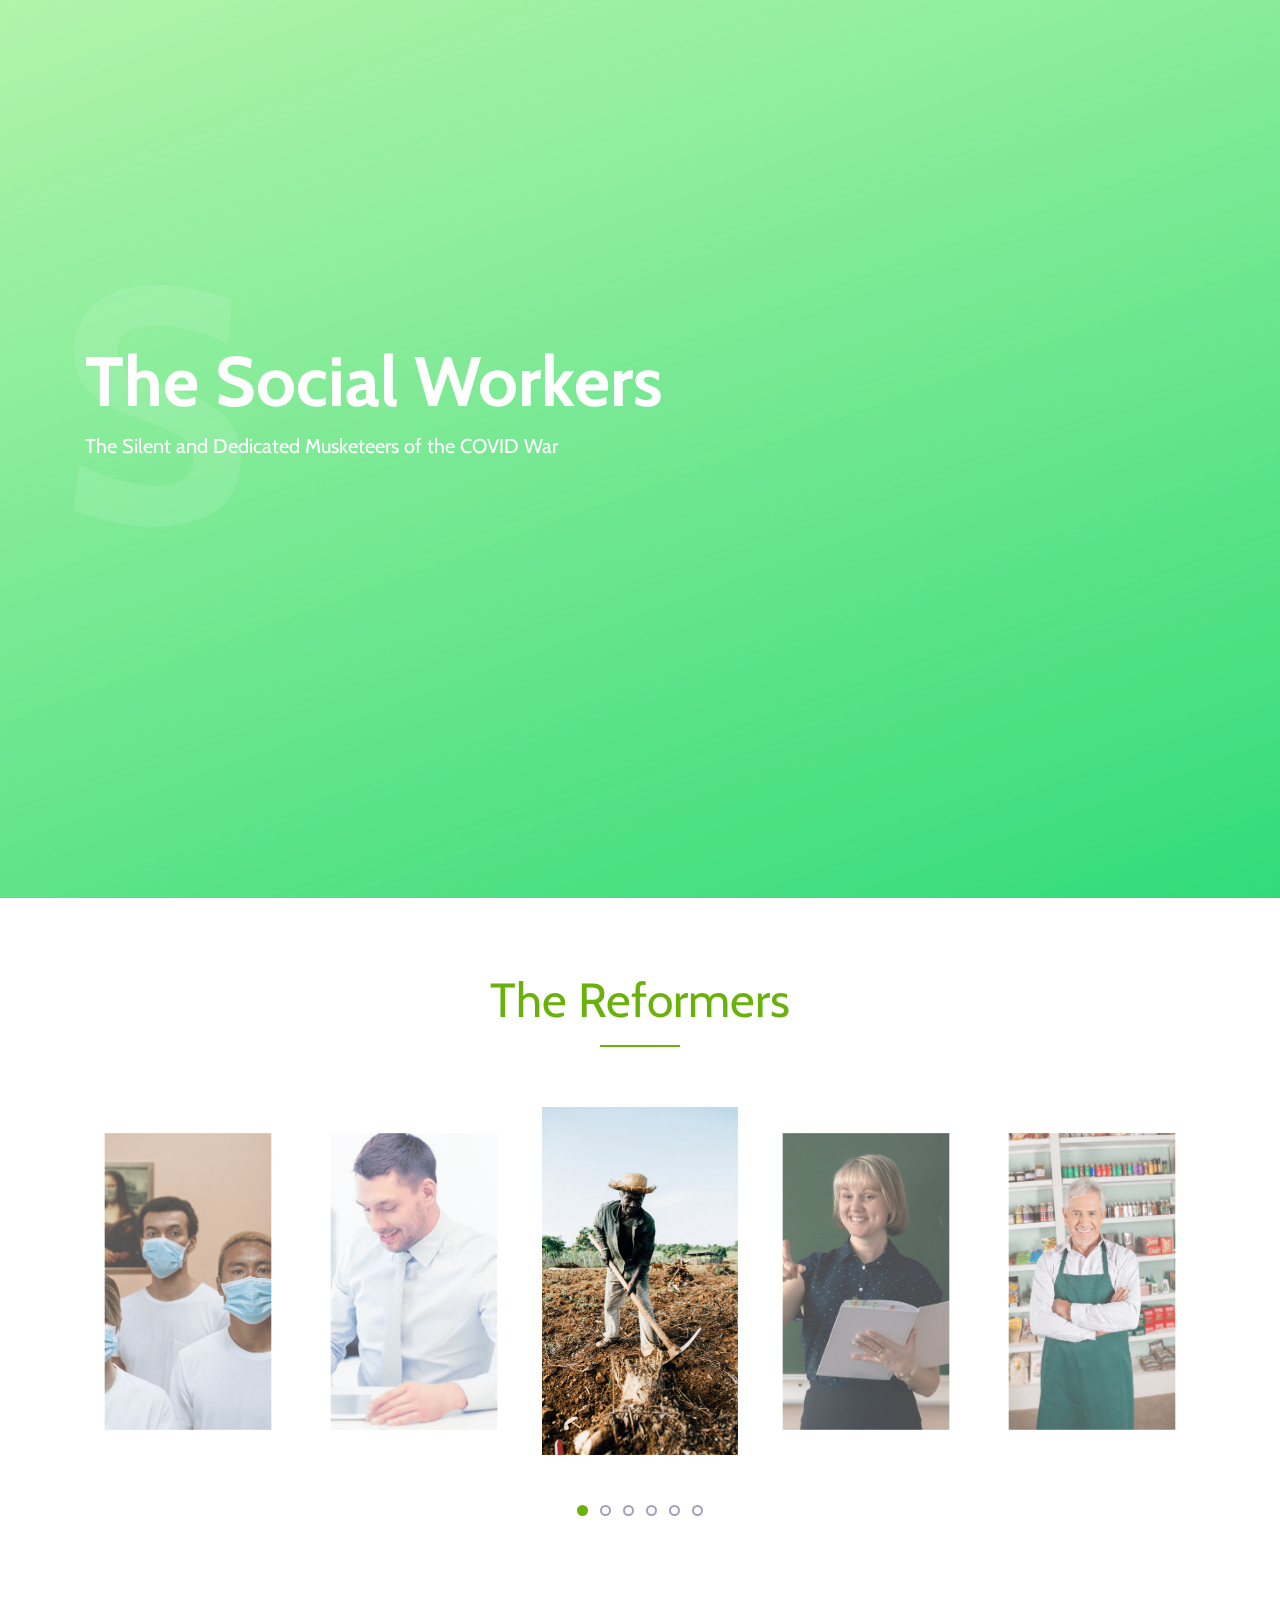
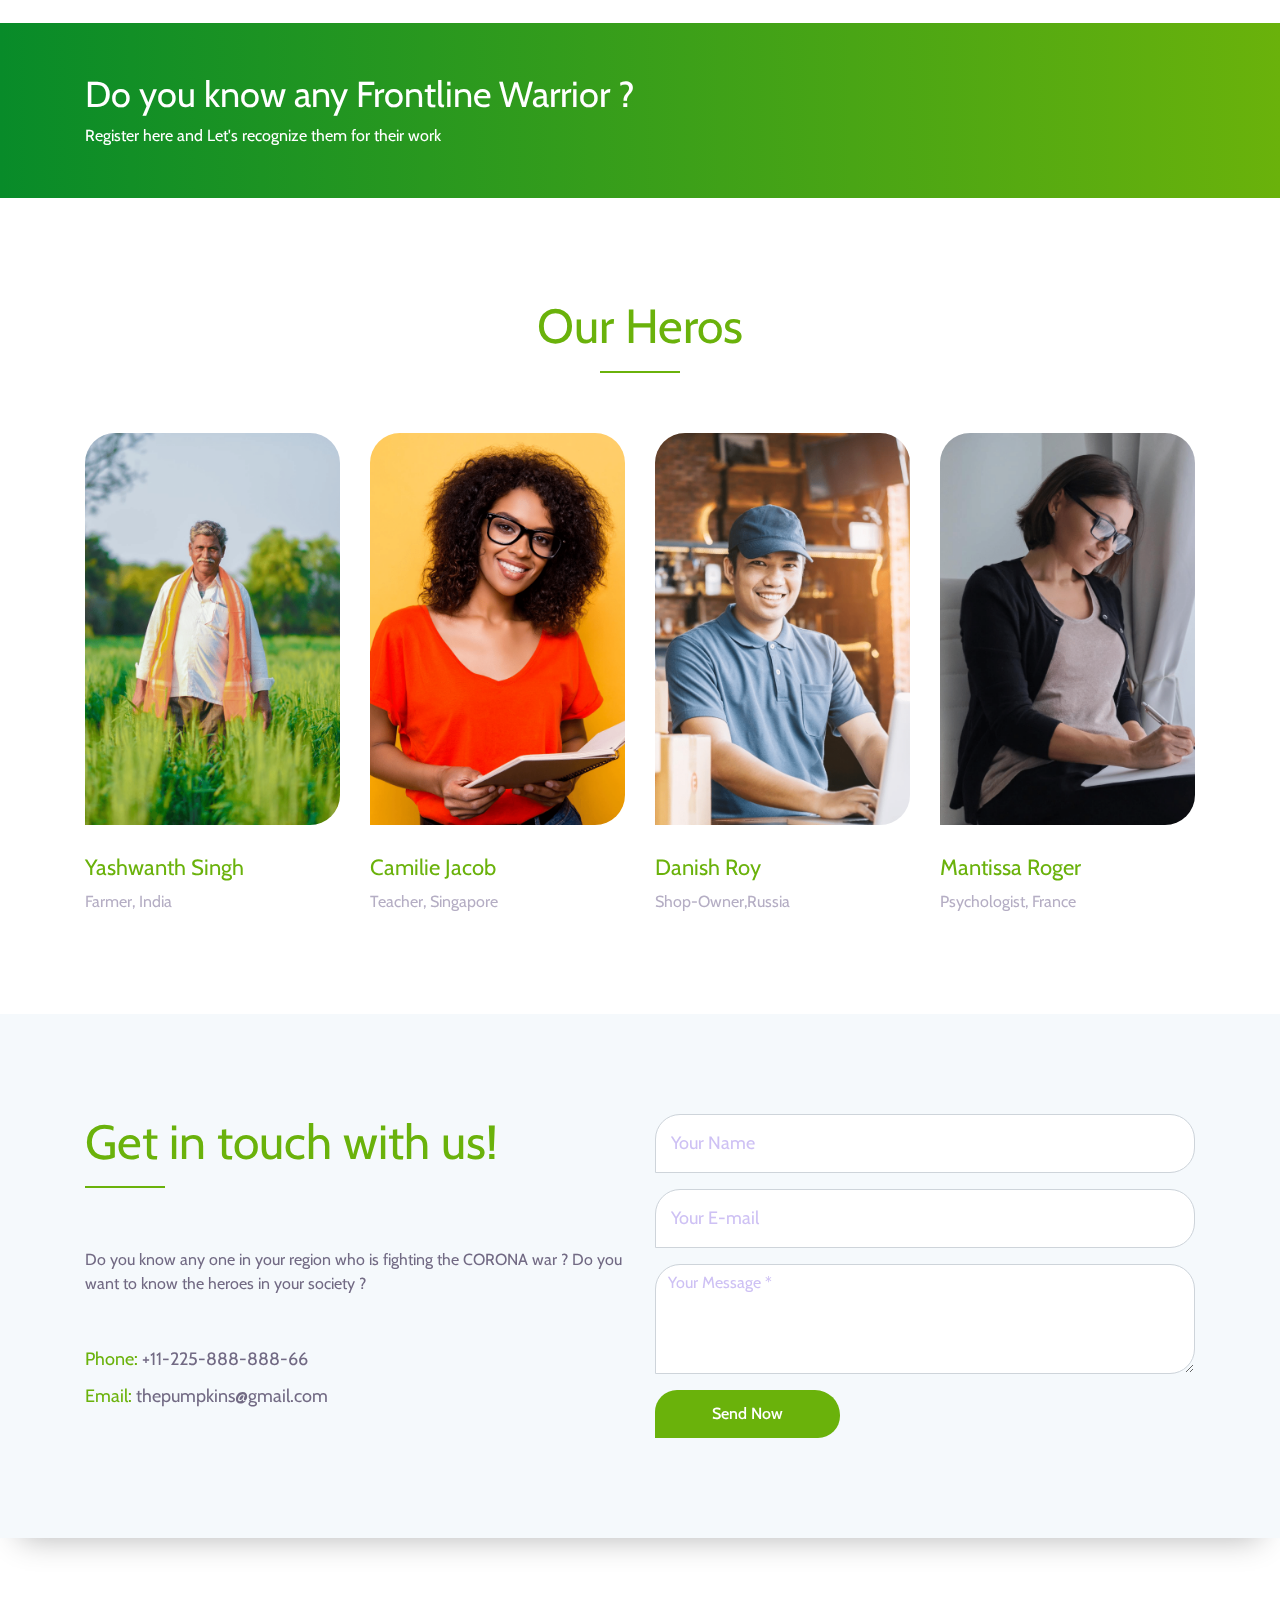
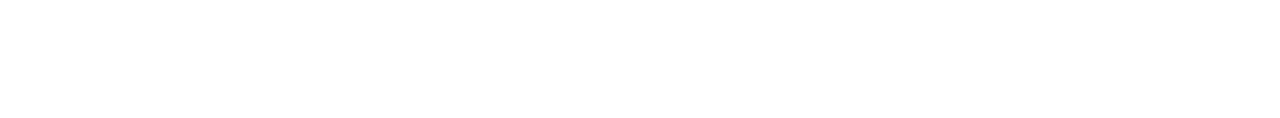
<file: index4.html>
<!DOCTYPE html>
<html lang="en">

<head>
  <meta charset="UTF-8">
  <meta name="description" content="">
  <meta http-equiv="X-UA-Compatible" content="IE=edge">
  <meta name="viewport" content="width=device-width, initial-scale=1, shrink-to-fit=no">
  <title>Frontline Warriors - Social Workers</title>
  <link href="style_social.css" rel="stylesheet">
  <link href="css/responsive.css" rel="stylesheet">

</head>

<body>
  <div id="preloader">
    <div class="circular-load"></div>
  </div>

  <section class="wellcome_area clearfix" id="home">
    <div class="container h-100">
      <div class="row h-100 align-items-center">
        <div class="col-12 col-md">
          <div class="wellcome-heading">
            <h2>The Social Workers</h2>
            <h3>S</h3>
            <p>The Silent and Dedicated Musketeers of the COVID War</p>
          </div>
        </div>
      </div>
    </div>
  </section>
  <br /><br /><br />
  <section class="app-screenshots-area bg-white section_padding_0_100 clearfix" id="screenshot">
    <div class="container">
      <div class="row">
        <div class="col-12 text-center">
          <div class="section-heading">
            <h2>The Reformers</h2>
            <div class="line-shape"></div>
          </div>
        </div>
      </div>
    </div>
    <div class="container-fluid">
      <div class="row">
        <div class="col-12">
          <div class="app_screenshots_slides owl-carousel">
            <div class="single-shot">
              <img src="img/soc11.png" alt="">
            </div>
            <div class="single-shot">
              <img src="img/soc12.png" alt="">
            </div>
            <div class="single-shot">
              <img src="img/soc13.png" alt="">
            </div>
            <div class="single-shot">
              <img src="img/soc14.png" alt="">
            </div>
            <div class="single-shot">
              <img src="img/soc15.png" alt="">
            </div>
            <div class="single-shot">
              <img src="img/soc16.png" alt="">
            </div>
          </div>
        </div>
      </div>
    </div>
  </section>
  <section class="our-monthly-membership section_padding_50 clearfix">
    <div class="container">
      <div class="row align-items-center">
        <div class="col-md-8">
          <div class="membership-description">
            <h2>Do you know any Frontline Warrior ?</h2>
            <p>Register here and Let's recognize them for their work</p>
          </div>
        </div>
        <div class="col-md-4">
          <div class="get-started-button wow bounceInDown" data-wow-delay="0.5s">
            <a href="form.html">Register Here</a>
          </div>
        </div>
      </div>
    </div>
  </section>
  <section class="our-Team-area bg-white section_padding_100_50 clearfix" id="team">
    <div class="container">
      <div class="row">
        <div class="col-12 text-center">
          <div class="section-heading">
            <h2>Our Heros</h2>
            <div class="line-shape"></div>
          </div>
        </div>
      </div>
      <div class="row">
        <div class="col-12 col-md-6 col-lg-3">
          <div class="single-team-member">
            <div class="member-image">
              <img src="img/socw11.png" alt="">
              <div class="team-hover-effects">
                <div class="team-social-icon">
                  <a href="#"><i class="fa fa-facebook" aria-hidden="true"></i></a>
                  <a href="#"><i class="fa fa-twitter" aria-hidden="true"></i></a>
                  <a href="#"><i class="fa fa-google-plus" aria-hidden="true"></i></a>
                  <a href="#"> <i class="fa fa-instagram" aria-hidden="true"></i></a>
                </div>
              </div>
            </div>
            <div class="member-text">
              <h4>Yashwanth Singh</h4>
              <p>Farmer, India</p>
            </div>
          </div>
        </div>
        <div class="col-12 col-md-6 col-lg-3">
          <div class="single-team-member">
            <div class="member-image">
              <img src="img/socw12.png" alt="">
              <div class="team-hover-effects">
                <div class="team-social-icon">
                  <a href="#"><i class="fa fa-facebook" aria-hidden="true"></i></a>
                  <a href="#"><i class="fa fa-twitter" aria-hidden="true"></i></a>
                  <a href="#"><i class="fa fa-google-plus" aria-hidden="true"></i></a>
                  <a href="#"> <i class="fa fa-instagram" aria-hidden="true"></i></a>
                </div>
              </div>
            </div>
            <div class="member-text">
              <h4>Camilie Jacob</h4>
              <p>Teacher, Singapore</p>
            </div>
          </div>
        </div>
        <div class="col-12 col-md-6 col-lg-3">
          <div class="single-team-member">
            <div class="member-image">
              <img src="img/socw13.png" alt="">
              <div class="team-hover-effects">
                <div class="team-social-icon">
                  <a href="#"><i class="fa fa-facebook" aria-hidden="true"></i></a>
                  <a href="#"><i class="fa fa-twitter" aria-hidden="true"></i></a>
                  <a href="#"><i class="fa fa-google-plus" aria-hidden="true"></i></a>
                  <a href="#"> <i class="fa fa-instagram" aria-hidden="true"></i></a>
                </div>
              </div>
            </div>
            <div class="member-text">
              <h4>Danish Roy</h4>
              <p>Shop-Owner,Russia</p>
            </div>
          </div>
        </div>
        <div class="col-12 col-md-6 col-lg-3">
          <div class="single-team-member">
            <div class="member-image">
              <img src="img/socw14.png" alt="">
              <div class="team-hover-effects">
                <div class="team-social-icon">
                  <a href="#"><i class="fa fa-facebook" aria-hidden="true"></i></a>
                  <a href="#"><i class="fa fa-twitter" aria-hidden="true"></i></a>
                  <a href="#"><i class="fa fa-google-plus" aria-hidden="true"></i></a>
                  <a href="#"> <i class="fa fa-instagram" aria-hidden="true"></i></a>
                </div>
              </div>
            </div>
            <div class="member-text">
              <h4>Mantissa Roger</h4>
              <p>Psychologist, France</p>
            </div>
          </div>
        </div>
      </div>
    </div>
  </section>
  <section class="footer-contact-area section_padding_100 clearfix" id="contact">
    <div class="container">
      <div class="row">
        <div class="col-md-6">
          <div class="section-heading">
            <h2>Get in touch with us!</h2>
            <div class="line-shape"></div>
          </div>
          <div class="footer-text">
            <p>Do you know any one in your region who is fighting the CORONA war ? Do you want to
              know the heroes in your society ?</p>
          </div>
          <div class="phone-text">
            <p><span>Phone:</span> +11-225-888-888-66</p>
          </div>
          <div class="email-text">
            <p><span>Email:</span> thepumpkins@gmail.com</p>
          </div>
        </div>
        <div class="col-md-6">
          <div class="contact_from">
            <form action="#" method="post">
              <div class="contact_input_area">
                <div class="row">
                  <div class="col-md-12">
                    <div class="form-group">
                      <input type="text" class="form-control" name="name" id="name" placeholder="Your Name" required>
                    </div>
                  </div>
                  <div class="col-md-12">
                    <div class="form-group">
                      <input type="email" class="form-control" name="email" id="email" placeholder="Your E-mail" required>
                    </div>
                  </div>
                  <div class="col-12">
                    <div class="form-group">
                      <textarea name="message" class="form-control" id="message" cols="30" rows="4" placeholder="Your Message *" required></textarea>
                    </div>
                  </div>
                  <div class="col-12">
                    <button type="submit" class="btn submit-btn">Send Now</button>
                  </div>
                </div>
              </div>
            </form>
          </div>
        </div>
      </div>
    </div>
  </section>


  <footer class="footer-social-icon text-center section_padding_70 clearfix">
    <p>
      Copyright @The Pumpkins
    </p>
  </footer>


  <script src="js/jquery-2.2.4.min.js"></script>
  <script src="js/popper.min.js"></script>
  <script src="js/bootstrap.min.js"></script>
  <script src="js/plugins.js"></script>
  <script src="js/slick.min.js"></script>
  <script src="js/footer-reveal.min.js"></script>
  <script src="js/active.js"></script>
</body>

</html>
</file>
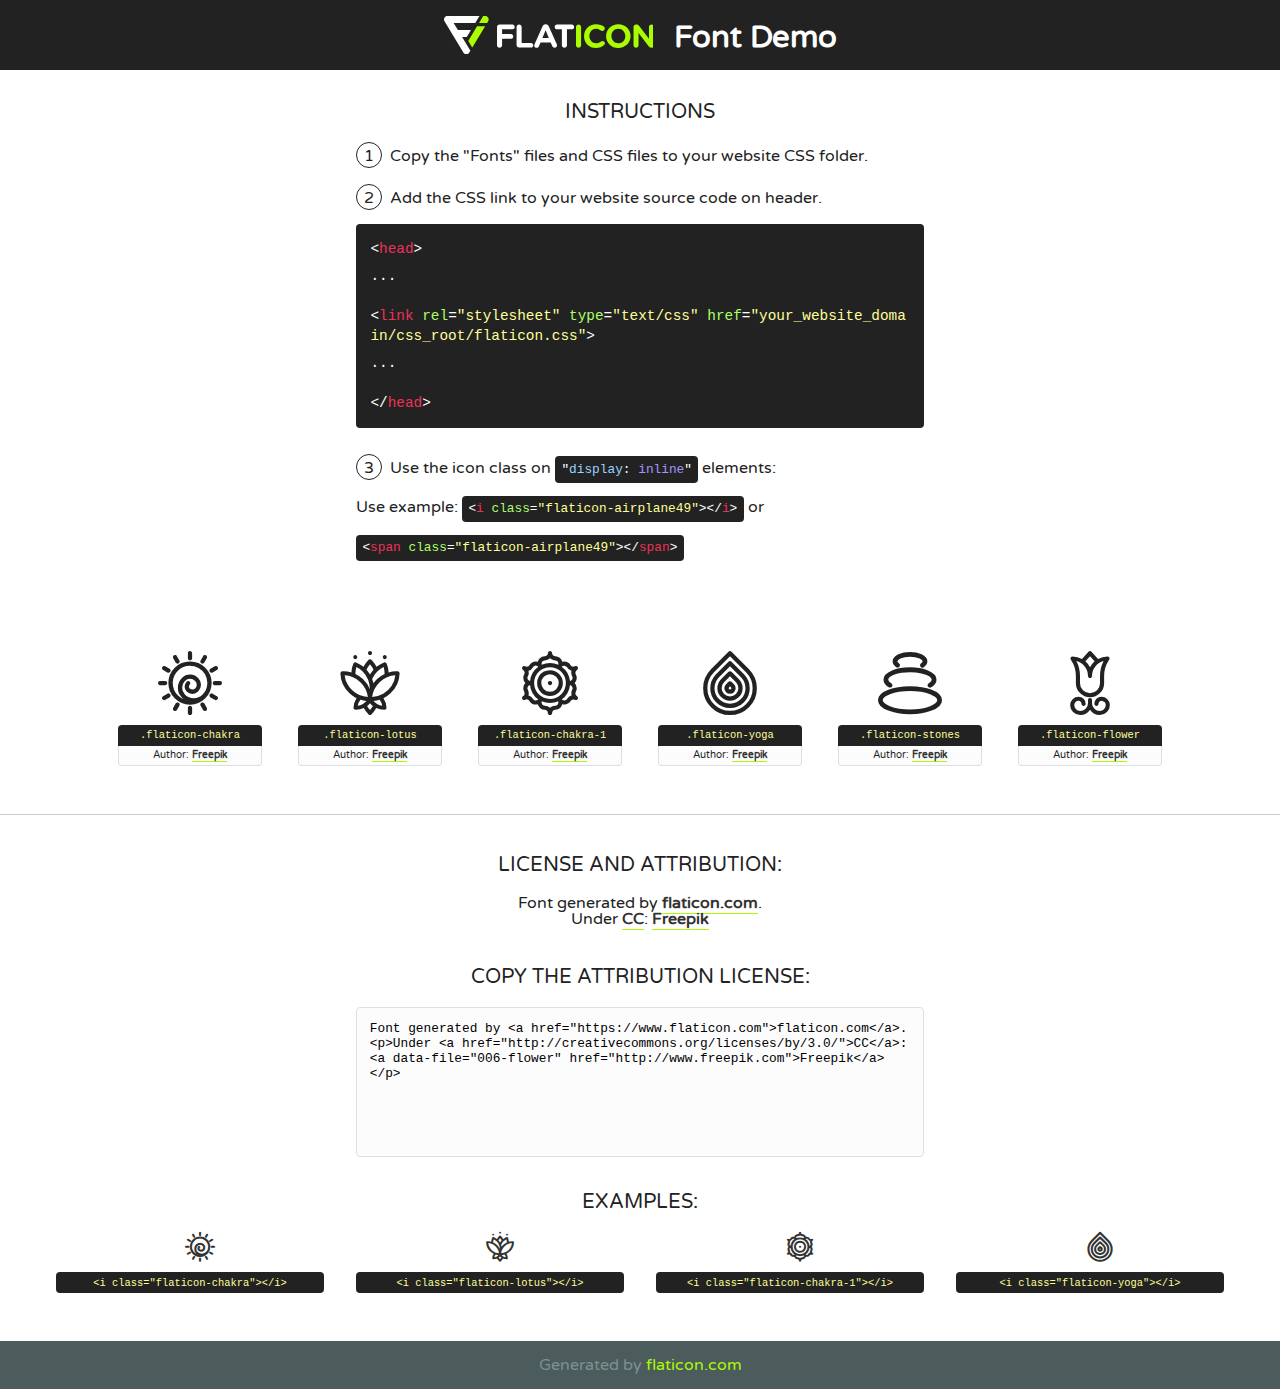
<file: fonts/flaticon-1/font/flaticon.html>
<!DOCTYPE html>
<!--
  Flaticon icon font: Flaticon
  Creation date: 15/05/2019 11:40
-->
<html>
<!DOCTYPE html>
<html>

<head>
    <title>Flaticon WebFont</title>
    <link href="http://fonts.googleapis.com/css?family=Varela+Round" rel="stylesheet" type="text/css" />
    <link rel="stylesheet" type="text/css" href="flaticon.css">
    <meta charset="UTF-8">
    <style>
    html, body, div, span, applet, object, iframe,
    h1, h2, h3, h4, h5, h6, p, blockquote, pre,
    a, abbr, acronym, address, big, cite, code,
    del, dfn, em, img, ins, kbd, q, s, samp,
    small, strike, strong, sub, sup, tt, var,
    b, u, i, center,
    dl, dt, dd, ol, ul, li,
    fieldset, form, label, legend,
    table, caption, tbody, tfoot, thead, tr, th, td,
    article, aside, canvas, details, embed, 
    figure, figcaption, footer, header, hgroup, 
    menu, nav, output, ruby, section, summary,
    time, mark, audio, video {
        margin: 0;
        padding: 0;
        border: 0;
        font-size: 100%;
        font: inherit;
        vertical-align: baseline;
    }
    /* HTML5 display-role reset for older browsers */
    article, aside, details, figcaption, figure, 
    footer, header, hgroup, menu, nav, section {
        display: block;
    }
    body {
        line-height: 1;
    }
    ol, ul {
        list-style: none;
    }
    blockquote, q {
        quotes: none;
    }
    blockquote:before, blockquote:after,
    q:before, q:after {
        content: '';
        content: none;
    }
    table {
        border-collapse: collapse;
        border-spacing: 0;
    }
    body {
        font-family: 'Varela Round', Helvetica, Arial, sans-serif;
        font-size: 16px;
        color: #222;
    }
    a {
        color: #333;
        border-bottom: 1px solid #a9fd00;
        font-weight: bold;
        text-decoration: none;
    }
    * {
        -moz-box-sizing: border-box;
        -webkit-box-sizing: border-box;
        box-sizing: border-box;
        margin: 0;
        padding: 0;
    }
    [class^="flaticon-"]:before, [class*=" flaticon-"]:before, [class^="flaticon-"]:after, [class*=" flaticon-"]:after {
        font-family: Flaticon;
        font-size: 30px;
        font-style: normal;
        margin-left: 20px;
        color: #333;
    }
    .wrapper {
        max-width: 600px;
        margin: auto;
        padding: 0 1em;
    }
    .title {
        font-size: 1.25em;
        text-align: center;
        margin-bottom: 1em;
        text-transform: uppercase;
    }
    header {
        text-align: center;
        background-color: #222;
        color: #fff;
        padding: 1em;
    }
    header .logo {
        width: 210px;
        height: 38px;
        display: inline-block;
        vertical-align: middle;
        margin-right: 1em;
        border: none;
    }
    header strong {
        font-size: 1.95em;
        font-weight: bold;
        vertical-align: middle;
        margin-top: 5px;
        display: inline-block;
    }
    .demo {
        margin: 2em auto;
        line-height: 1.25em;
    }
    .demo ul li {
        margin-bottom: 1em;
    }
    .demo ul li .num {
        color: #222;
        border-radius: 20px;
        display: inline-block;
        width: 26px;
        padding: 3px;
        height: 26px;
        text-align: center;
        margin-right: 0.5em;
        border: 1px solid #222;
    }
    .demo ul li code {
        background-color: #222;
        border-radius: 4px;
        padding: 0.25em 0.5em;
        display: inline-block;
        color: #fff;
        font-family: Consolas,Monaco,Lucida Console,Liberation Mono,DejaVu Sans Mono,Bitstream Vera Sans Mono,Courier New, monospace;
        font-weight: lighter;
        margin-top: 1em;
        font-size: 0.8em;
        word-break: break-all;
    }
    .demo ul li code.big {
        padding: 1em;
        font-size: 0.9em;
    }
    .demo ul li code .red {
        color: #EF3159;
    }
    .demo ul li code .green {
        color: #ACFF65;
    }
    .demo ul li code .yellow {
        color: #FFFF99;
    }
    .demo ul li code .blue {
        color: #99D3FF;
    }
    .demo ul li code .purple {
        color: #A295FF;
    }
    .demo ul li code .dots {
        margin-top: 0.5em;
        display: block;
    }
    #glyphs {
        border-bottom: 1px solid #ccc;
        padding: 2em 0;
        text-align: center;
    }
    .glyph {
        display: inline-block;
        width: 9em;
        margin: 1em;
        text-align: center;
        vertical-align: top;
        background: #FFF;
    }
    .glyph .glyph-icon {
        padding: 10px;
        display: block;
        font-family:"Flaticon";
        font-size: 64px;
        line-height: 1;
    }
    .glyph .glyph-icon:before {
        font-size: 64px;
        color: #222;
        margin-left: 0;
    }
    .class-name {
        font-size: 0.65em;
        background-color: #222;
        color: #fff;
        border-radius: 4px 4px 0 0;
        padding: 0.5em;
        color: #FFFF99;
        font-family: Consolas,Monaco,Lucida Console,Liberation Mono,DejaVu Sans Mono,Bitstream Vera Sans Mono,Courier New, monospace;
    }
    .author-name {
        font-size: 0.6em;
        background-color: #fcfcfd;
        border: 1px solid #DEDEE4;
        border-top: 0;
        border-radius: 0 0 4px 4px;
        padding: 0.5em;
    }
    .class-name:last-child {
        font-size: 10px;
        color:#888;
    }
    .class-name:last-child a {
        font-size: 10px;
        color:#555;
    }
    .class-name:last-child a:hover {
        color:#a9fd00;
    }
    .glyph > input {
        display: block;
        width: 100px;
        margin: 5px auto;
        text-align: center;
        font-size: 12px;
        cursor: text;
    }
    .glyph > input.icon-input {
        font-family:"Flaticon";
        font-size: 16px;
        margin-bottom: 10px;
    }
    .attribution .title {
        margin-top: 2em;
    }
    .attribution textarea {
        background-color: #fcfcfd;
        padding: 1em;
        border: none;
        box-shadow: none;
        border: 1px solid #DEDEE4;
        border-radius: 4px;
        resize: none;
        width: 100%;
        height: 150px;
        font-size: 0.8em;
        font-family: Consolas,Monaco,Lucida Console,Liberation Mono,DejaVu Sans Mono,Bitstream Vera Sans Mono,Courier New, monospace;
        -webkit-appearance: none;
    }
    .iconsuse {
        margin: 2em auto;
        text-align: center;
        max-width: 1200px;
    }
    .iconsuse:after {
        content: '';
        display: table;
        clear: both;
    }
    .iconsuse .image {
        float: left;
        width: 25%;
        padding: 0 1em;
    }
    .iconsuse .image p {
        margin-bottom: 1em;
    }
    .iconsuse .image span {
        display: block;
        font-size: 0.65em;
        background-color: #222;
        color: #fff;
        border-radius: 4px;
        padding: 0.5em;
        color: #FFFF99;
        margin-top: 1em;
        font-family: Consolas,Monaco,Lucida Console,Liberation Mono,DejaVu Sans Mono,Bitstream Vera Sans Mono,Courier New, monospace;
    }
    #footer {
        text-align: center;
        background-color: #4C5B5C;
        color: #7c9192;
        padding: 1em;
    }
    #footer a {
        border: none;
        color: #a9fd00;
        font-weight: normal;
    }
    @media (max-width: 960px) {
        .iconsuse .image {
            width: 50%;
        }
    }
    @media (max-width: 560px) {
        .iconsuse .image {
            width: 100%;
        }
    }
    </style>
</head>

<body class="characters-off">

    <header>
        <a href="https://www.flaticon.com" target="_blank" class="logo">
            <svg version="1.1" xmlns="http://www.w3.org/2000/svg" xmlns:xlink="http://www.w3.org/1999/xlink" xmlns:a="http://ns.adobe.com/AdobeSVGViewerExtensions/3.0/" viewBox="0 0 560.875 102.036" enable-background="new 0 0 560.875 102.036" xml:space="preserve">
                <defs>
                </defs>
                <g>
                    <g class="letters">
                        <path fill="#ffffff" d="M141.596,29.675c0-3.777,2.985-6.767,6.764-6.767h34.438c3.426,0,6.15,2.728,6.15,6.15
                        c0,3.43-2.724,6.149-6.15,6.149h-27.674v13.091h23.719c3.429,0,6.151,2.724,6.151,6.15c0,3.43-2.723,6.149-6.151,6.149h-23.719
                        v17.574c0,3.773-2.986,6.761-6.764,6.761c-3.779,0-6.764-2.989-6.764-6.761V29.675z"></path>
                        <path fill="#ffffff" d="M193.844,29.149c0-3.781,2.985-6.767,6.764-6.767c3.776,0,6.763,2.985,6.763,6.767v42.957h25.039
                        c3.426,0,6.149,2.726,6.149,6.153c0,3.425-2.723,6.15-6.149,6.15h-31.802c-3.779,0-6.764-2.986-6.764-6.768V29.149z"></path>
                        <path fill="#ffffff" d="M241.891,75.71l21.438-48.407c1.492-3.341,4.215-5.357,7.906-5.357h0.792
                        c3.686,0,6.323,2.017,7.815,5.357l21.439,48.407c0.436,0.967,0.701,1.845,0.701,2.723c0,3.602-2.809,6.501-6.414,6.501
                        c-3.161,0-5.269-1.845-6.499-4.655l-4.132-9.661h-27.059l-4.301,10.102c-1.144,2.631-3.426,4.214-6.237,4.214
                        c-3.517,0-6.24-2.81-6.24-6.325C241.1,77.64,241.451,76.677,241.891,75.71z M279.932,58.666l-8.521-20.297l-8.526,20.297H279.932
                        z"></path>
                        <path fill="#ffffff" d="M314.864,35.387H301.86c-3.429,0-6.239-2.813-6.239-6.238c0-3.429,2.811-6.24,6.239-6.24h39.533
                        c3.426,0,6.237,2.811,6.237,6.24c0,3.425-2.811,6.238-6.237,6.238h-13.001v42.785c0,3.773-2.99,6.761-6.764,6.761
                        c-3.779,0-6.764-2.989-6.764-6.761V35.387z"></path>
                        <path fill="#A9FD00" d="M352.615,29.149c0-3.781,2.985-6.767,6.767-6.767c3.774,0,6.761,2.985,6.761,6.767v49.024
                        c0,3.773-2.987,6.761-6.761,6.761c-3.781,0-6.767-2.989-6.767-6.761V29.149z"></path>
                        <path fill="#A9FD00" d="M374.132,53.836v-0.179c0-17.481,13.178-31.801,32.065-31.801c9.22,0,15.459,2.458,20.557,6.238
                        c1.402,1.054,2.637,2.985,2.637,5.357c0,3.692-2.985,6.59-6.681,6.59c-1.845,0-3.071-0.702-4.044-1.319
                        c-3.776-2.813-7.729-4.393-12.562-4.393c-10.364,0-17.831,8.611-17.831,19.154v0.173c0,10.542,7.291,19.329,17.831,19.329
                        c5.715,0,9.492-1.756,13.359-4.834c1.049-0.874,2.458-1.491,4.039-1.491c3.429,0,6.325,2.813,6.325,6.236
                        c0,2.106-1.056,3.78-2.282,4.834c-5.539,4.834-12.036,7.733-21.878,7.733C387.572,85.464,374.132,71.493,374.132,53.836z"></path>
                        <path fill="#A9FD00" d="M433.009,53.836v-0.179c0-17.481,13.79-31.801,32.766-31.801c18.981,0,32.592,14.143,32.592,31.628v0.173
                        c0,17.483-13.785,31.807-32.769,31.807C446.625,85.464,433.009,71.32,433.009,53.836z M484.224,53.836v-0.179
                        c0-10.539-7.725-19.326-18.626-19.326c-10.893,0-18.449,8.611-18.449,19.154v0.173c0,10.542,7.73,19.329,18.626,19.329
                        C476.676,72.986,484.224,64.378,484.224,53.836z"></path>
                        <path fill="#A9FD00" d="M506.233,29.321c0-3.774,2.99-6.763,6.767-6.763h1.401c3.252,0,5.183,1.583,7.029,3.953l26.093,34.265
                        V29.059c0-3.692,2.99-6.677,6.681-6.677c3.683,0,6.671,2.985,6.671,6.677v48.934c0,3.78-2.987,6.765-6.764,6.765h-0.436
                        c-3.257,0-5.188-1.581-7.034-3.953l-27.056-35.492v32.944c0,3.687-2.985,6.676-6.678,6.676c-3.683,0-6.673-2.989-6.673-6.676
                        V29.321z"></path>
                    </g>
                    <g class="insignia">
                        <path fill="#ffffff" d="M48.372,56.137h12.517l11.156-18.537H37.186L25.688,18.539h57.825L94.668,0H9.271
                        C5.925,0,2.842,1.801,1.198,4.716c-1.644,2.907-1.593,6.482,0.134,9.343l50.38,83.501c1.678,2.781,4.689,4.476,7.938,4.476
                        c3.246,0,6.257-1.695,7.935-4.476l2.898-4.804L48.372,56.137z"></path>
                        <g class="i">
                            <path fill="#A9FD00" d="M93.575,18.539h0.031v0.004l21.652,0.004l2.705-4.488c1.727-2.861,1.778-6.436,0.133-9.343
                            C116.454,1.801,113.371,0,110.026,0h-5.294L93.575,18.539z"></path>
                            <polygon fill="#A9FD00" points="88.291,27.356 64.725,66.486 75.519,84.404 109.942,27.356"></polygon>
                        </g>
                    </g>
                </g>
            </svg>
        </a>
        <strong>Font Demo</strong>
    </header>


    <section class="demo wrapper">

        <p class="title">Instructions</p>

        <ul>
            <li>
                <span class="num">1</span>Copy the "Fonts" files and CSS files to your website CSS folder.
            </li>
            <li>
                <span class="num">2</span>Add the CSS link to your website source code on header.
                <code class="big">
                    &lt;<span class="red">head</span>&gt;
                    <br/><span class="dots">...</span>
                    <br/>&lt;<span class="red">link</span> <span class="green">rel</span>=<span class="yellow">"stylesheet"</span> <span class="green">type</span>=<span class="yellow">"text/css"</span> <span class="green">href</span>=<span class="yellow">"your_website_domain/css_root/flaticon.css"</span>&gt;
                    <br/><span class="dots">...</span>
                    <br/>&lt;/<span class="red">head</span>&gt;
                </code>
            </li>

            <li>
                <p>
                    <span class="num">3</span>Use the icon class on <code>"<span class="blue">display</span>:<span class="purple"> inline</span>"</code> elements:
                    <br />
                    Use example: <code>&lt;<span class="red">i</span> <span class="green">class</span>=<span class="yellow">&quot;flaticon-airplane49&quot;</span>&gt;&lt;/<span class="red">i</span>&gt;</code> or <code>&lt;<span class="red">span</span> <span class="green">class</span>=<span class="yellow">&quot;flaticon-airplane49&quot;</span>&gt;&lt;/<span class="red">span</span>&gt;</code>
            </li>
        </ul>

    </section>




   <section id="glyphs">          
    
      
        <div class="glyph"><div class="glyph-icon flaticon-chakra"></div>
            <div class="class-name">.flaticon-chakra</div>
            <div class="author-name">Author: <a data-file="001-chakra" href="http://www.freepik.com">Freepik</a> </div> 
        </div>        
        
        <div class="glyph"><div class="glyph-icon flaticon-lotus"></div>
            <div class="class-name">.flaticon-lotus</div>
            <div class="author-name">Author: <a data-file="002-lotus" href="http://www.freepik.com">Freepik</a> </div> 
        </div>        
        
        <div class="glyph"><div class="glyph-icon flaticon-chakra-1"></div>
            <div class="class-name">.flaticon-chakra-1</div>
            <div class="author-name">Author: <a data-file="003-chakra-1" href="http://www.freepik.com">Freepik</a> </div> 
        </div>        
        
        <div class="glyph"><div class="glyph-icon flaticon-yoga"></div>
            <div class="class-name">.flaticon-yoga</div>
            <div class="author-name">Author: <a data-file="004-yoga" href="http://www.freepik.com">Freepik</a> </div> 
        </div>        
        
        <div class="glyph"><div class="glyph-icon flaticon-stones"></div>
            <div class="class-name">.flaticon-stones</div>
            <div class="author-name">Author: <a data-file="005-stones" href="http://www.freepik.com">Freepik</a> </div> 
        </div>        
        
        <div class="glyph"><div class="glyph-icon flaticon-flower"></div>
            <div class="class-name">.flaticon-flower</div>
            <div class="author-name">Author: <a data-file="006-flower" href="http://www.freepik.com">Freepik</a> </div> 
        </div>        
        

    </section>



    <section class="attribution wrapper"   style="text-align:center;">

      <div class="title">License and attribution:</div><div class="attrDiv">Font generated by <a href="https://www.flaticon.com">flaticon.com</a>. <div><p>Under <a href="http://creativecommons.org/licenses/by/3.0/">CC</a>: <a data-file="006-flower" href="http://www.freepik.com">Freepik</a></p>  </div>
      </div>
      <div class="title">Copy the Attribution License:</div>

    <textarea onclick="this.focus();this.select();">Font generated by &lt;a href=&quot;https://www.flaticon.com&quot;&gt;flaticon.com&lt;/a&gt;. <p>Under <a href="http://creativecommons.org/licenses/by/3.0/">CC</a>: <a data-file="006-flower" href="http://www.freepik.com">Freepik</a></p>  
     </textarea>

    </section>

    <section class="iconsuse">

          <div class="title">Examples:</div>            
             
            <div class="image">
                <p>
                    <i class="glyph-icon flaticon-chakra"></i> 
                    <span>&lt;i class=&quot;flaticon-chakra&quot;&gt;&lt;/i&gt;</span>
                </p>
            </div>
            
            <div class="image">
                <p>
                    <i class="glyph-icon flaticon-lotus"></i> 
                    <span>&lt;i class=&quot;flaticon-lotus&quot;&gt;&lt;/i&gt;</span>
                </p>
            </div>
            
            <div class="image">
                <p>
                    <i class="glyph-icon flaticon-chakra-1"></i> 
                    <span>&lt;i class=&quot;flaticon-chakra-1&quot;&gt;&lt;/i&gt;</span>
                </p>
            </div>
            
            <div class="image">
                <p>
                    <i class="glyph-icon flaticon-yoga"></i> 
                    <span>&lt;i class=&quot;flaticon-yoga&quot;&gt;&lt;/i&gt;</span>
                </p>
            </div>
                       
        </div>
                            
    </section>

<div id="footer">
    <div>Generated by <a href="https://www.flaticon.com">flaticon.com</a>
    </div>
</div>



</body>
</html>
</file>
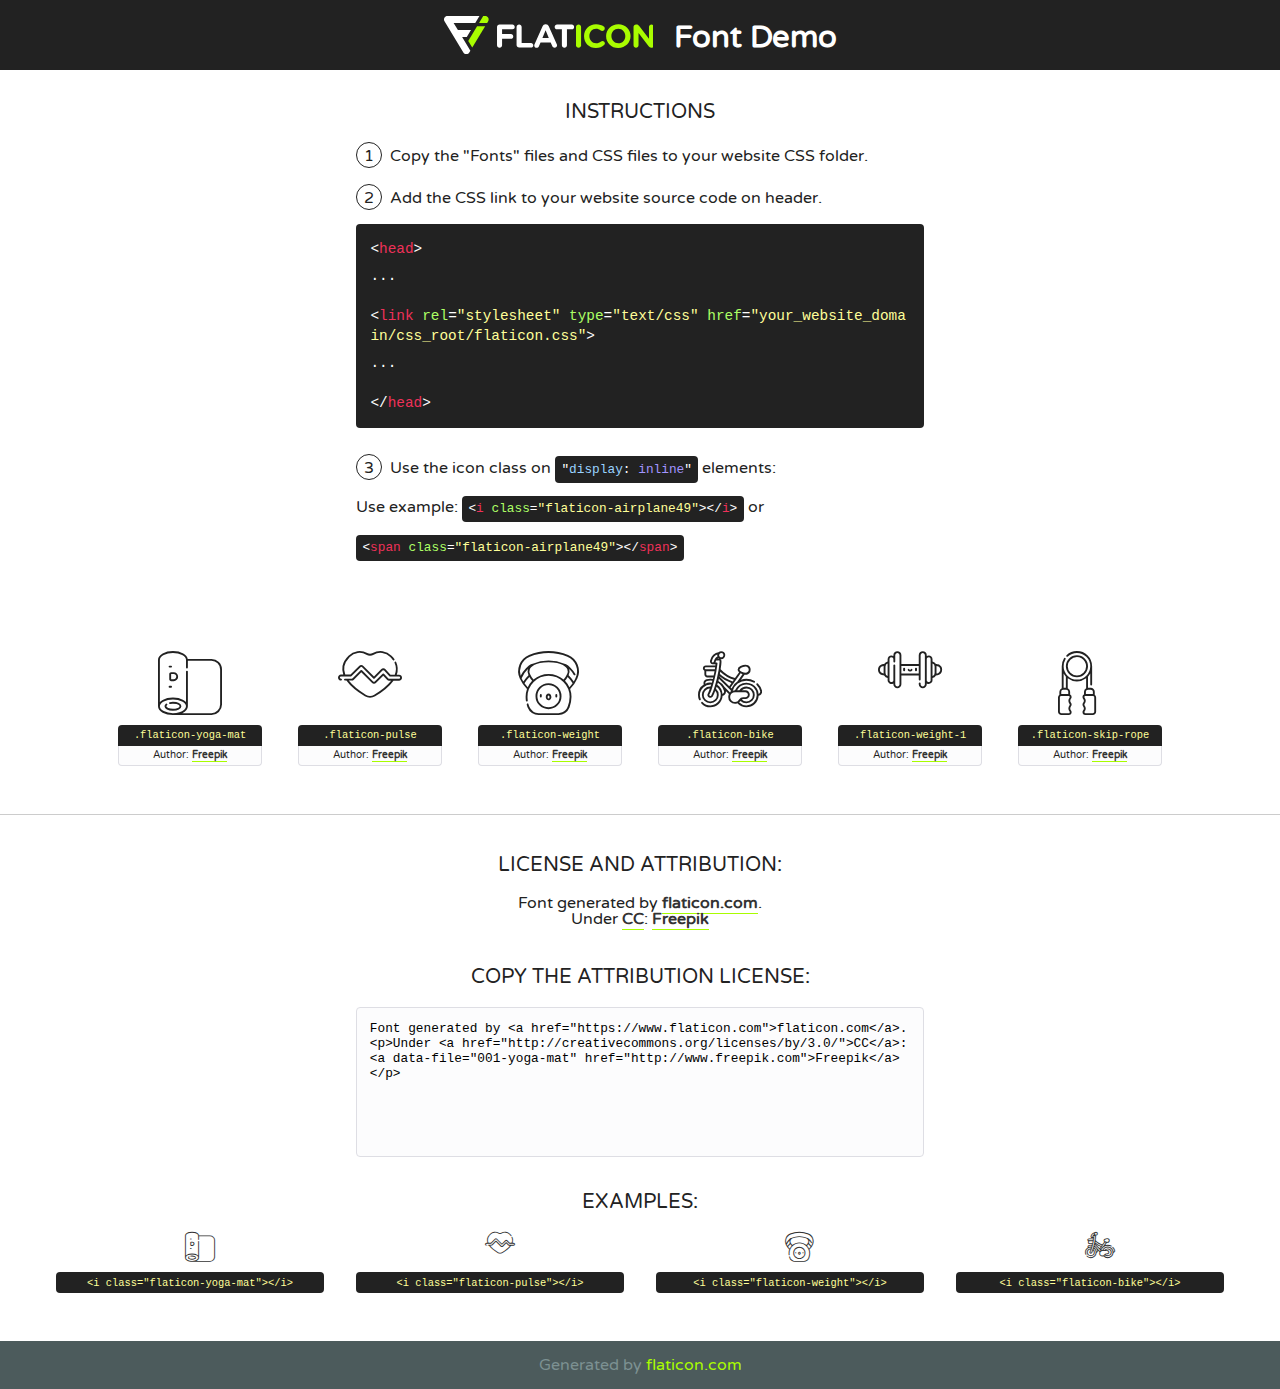
<file: fonts/flaticon/font/flaticon.html>
<!DOCTYPE html>
<!--
  Flaticon icon font: Flaticon
  Creation date: 17/05/2019 07:33
-->
<html>
<!DOCTYPE html>
<html>

<head>
    <title>Flaticon WebFont</title>
    <link href="http://fonts.googleapis.com/css?family=Varela+Round" rel="stylesheet" type="text/css" />
    <link rel="stylesheet" type="text/css" href="flaticon.css">
    <meta charset="UTF-8">
    <style>
    html, body, div, span, applet, object, iframe,
    h1, h2, h3, h4, h5, h6, p, blockquote, pre,
    a, abbr, acronym, address, big, cite, code,
    del, dfn, em, img, ins, kbd, q, s, samp,
    small, strike, strong, sub, sup, tt, var,
    b, u, i, center,
    dl, dt, dd, ol, ul, li,
    fieldset, form, label, legend,
    table, caption, tbody, tfoot, thead, tr, th, td,
    article, aside, canvas, details, embed, 
    figure, figcaption, footer, header, hgroup, 
    menu, nav, output, ruby, section, summary,
    time, mark, audio, video {
        margin: 0;
        padding: 0;
        border: 0;
        font-size: 100%;
        font: inherit;
        vertical-align: baseline;
    }
    /* HTML5 display-role reset for older browsers */
    article, aside, details, figcaption, figure, 
    footer, header, hgroup, menu, nav, section {
        display: block;
    }
    body {
        line-height: 1;
    }
    ol, ul {
        list-style: none;
    }
    blockquote, q {
        quotes: none;
    }
    blockquote:before, blockquote:after,
    q:before, q:after {
        content: '';
        content: none;
    }
    table {
        border-collapse: collapse;
        border-spacing: 0;
    }
    body {
        font-family: 'Varela Round', Helvetica, Arial, sans-serif;
        font-size: 16px;
        color: #222;
    }
    a {
        color: #333;
        border-bottom: 1px solid #a9fd00;
        font-weight: bold;
        text-decoration: none;
    }
    * {
        -moz-box-sizing: border-box;
        -webkit-box-sizing: border-box;
        box-sizing: border-box;
        margin: 0;
        padding: 0;
    }
    [class^="flaticon-"]:before, [class*=" flaticon-"]:before, [class^="flaticon-"]:after, [class*=" flaticon-"]:after {
        font-family: Flaticon;
        font-size: 30px;
        font-style: normal;
        margin-left: 20px;
        color: #333;
    }
    .wrapper {
        max-width: 600px;
        margin: auto;
        padding: 0 1em;
    }
    .title {
        font-size: 1.25em;
        text-align: center;
        margin-bottom: 1em;
        text-transform: uppercase;
    }
    header {
        text-align: center;
        background-color: #222;
        color: #fff;
        padding: 1em;
    }
    header .logo {
        width: 210px;
        height: 38px;
        display: inline-block;
        vertical-align: middle;
        margin-right: 1em;
        border: none;
    }
    header strong {
        font-size: 1.95em;
        font-weight: bold;
        vertical-align: middle;
        margin-top: 5px;
        display: inline-block;
    }
    .demo {
        margin: 2em auto;
        line-height: 1.25em;
    }
    .demo ul li {
        margin-bottom: 1em;
    }
    .demo ul li .num {
        color: #222;
        border-radius: 20px;
        display: inline-block;
        width: 26px;
        padding: 3px;
        height: 26px;
        text-align: center;
        margin-right: 0.5em;
        border: 1px solid #222;
    }
    .demo ul li code {
        background-color: #222;
        border-radius: 4px;
        padding: 0.25em 0.5em;
        display: inline-block;
        color: #fff;
        font-family: Consolas,Monaco,Lucida Console,Liberation Mono,DejaVu Sans Mono,Bitstream Vera Sans Mono,Courier New, monospace;
        font-weight: lighter;
        margin-top: 1em;
        font-size: 0.8em;
        word-break: break-all;
    }
    .demo ul li code.big {
        padding: 1em;
        font-size: 0.9em;
    }
    .demo ul li code .red {
        color: #EF3159;
    }
    .demo ul li code .green {
        color: #ACFF65;
    }
    .demo ul li code .yellow {
        color: #FFFF99;
    }
    .demo ul li code .blue {
        color: #99D3FF;
    }
    .demo ul li code .purple {
        color: #A295FF;
    }
    .demo ul li code .dots {
        margin-top: 0.5em;
        display: block;
    }
    #glyphs {
        border-bottom: 1px solid #ccc;
        padding: 2em 0;
        text-align: center;
    }
    .glyph {
        display: inline-block;
        width: 9em;
        margin: 1em;
        text-align: center;
        vertical-align: top;
        background: #FFF;
    }
    .glyph .glyph-icon {
        padding: 10px;
        display: block;
        font-family:"Flaticon";
        font-size: 64px;
        line-height: 1;
    }
    .glyph .glyph-icon:before {
        font-size: 64px;
        color: #222;
        margin-left: 0;
    }
    .class-name {
        font-size: 0.65em;
        background-color: #222;
        color: #fff;
        border-radius: 4px 4px 0 0;
        padding: 0.5em;
        color: #FFFF99;
        font-family: Consolas,Monaco,Lucida Console,Liberation Mono,DejaVu Sans Mono,Bitstream Vera Sans Mono,Courier New, monospace;
    }
    .author-name {
        font-size: 0.6em;
        background-color: #fcfcfd;
        border: 1px solid #DEDEE4;
        border-top: 0;
        border-radius: 0 0 4px 4px;
        padding: 0.5em;
    }
    .class-name:last-child {
        font-size: 10px;
        color:#888;
    }
    .class-name:last-child a {
        font-size: 10px;
        color:#555;
    }
    .class-name:last-child a:hover {
        color:#a9fd00;
    }
    .glyph > input {
        display: block;
        width: 100px;
        margin: 5px auto;
        text-align: center;
        font-size: 12px;
        cursor: text;
    }
    .glyph > input.icon-input {
        font-family:"Flaticon";
        font-size: 16px;
        margin-bottom: 10px;
    }
    .attribution .title {
        margin-top: 2em;
    }
    .attribution textarea {
        background-color: #fcfcfd;
        padding: 1em;
        border: none;
        box-shadow: none;
        border: 1px solid #DEDEE4;
        border-radius: 4px;
        resize: none;
        width: 100%;
        height: 150px;
        font-size: 0.8em;
        font-family: Consolas,Monaco,Lucida Console,Liberation Mono,DejaVu Sans Mono,Bitstream Vera Sans Mono,Courier New, monospace;
        -webkit-appearance: none;
    }
    .iconsuse {
        margin: 2em auto;
        text-align: center;
        max-width: 1200px;
    }
    .iconsuse:after {
        content: '';
        display: table;
        clear: both;
    }
    .iconsuse .image {
        float: left;
        width: 25%;
        padding: 0 1em;
    }
    .iconsuse .image p {
        margin-bottom: 1em;
    }
    .iconsuse .image span {
        display: block;
        font-size: 0.65em;
        background-color: #222;
        color: #fff;
        border-radius: 4px;
        padding: 0.5em;
        color: #FFFF99;
        margin-top: 1em;
        font-family: Consolas,Monaco,Lucida Console,Liberation Mono,DejaVu Sans Mono,Bitstream Vera Sans Mono,Courier New, monospace;
    }
    #footer {
        text-align: center;
        background-color: #4C5B5C;
        color: #7c9192;
        padding: 1em;
    }
    #footer a {
        border: none;
        color: #a9fd00;
        font-weight: normal;
    }
    @media (max-width: 960px) {
        .iconsuse .image {
            width: 50%;
        }
    }
    @media (max-width: 560px) {
        .iconsuse .image {
            width: 100%;
        }
    }
    </style>
</head>

<body class="characters-off">

    <header>
        <a href="https://www.flaticon.com" target="_blank" class="logo">
            <svg version="1.1" xmlns="http://www.w3.org/2000/svg" xmlns:xlink="http://www.w3.org/1999/xlink" xmlns:a="http://ns.adobe.com/AdobeSVGViewerExtensions/3.0/" viewBox="0 0 560.875 102.036" enable-background="new 0 0 560.875 102.036" xml:space="preserve">
                <defs>
                </defs>
                <g>
                    <g class="letters">
                        <path fill="#ffffff" d="M141.596,29.675c0-3.777,2.985-6.767,6.764-6.767h34.438c3.426,0,6.15,2.728,6.15,6.15
                        c0,3.43-2.724,6.149-6.15,6.149h-27.674v13.091h23.719c3.429,0,6.151,2.724,6.151,6.15c0,3.43-2.723,6.149-6.151,6.149h-23.719
                        v17.574c0,3.773-2.986,6.761-6.764,6.761c-3.779,0-6.764-2.989-6.764-6.761V29.675z"></path>
                        <path fill="#ffffff" d="M193.844,29.149c0-3.781,2.985-6.767,6.764-6.767c3.776,0,6.763,2.985,6.763,6.767v42.957h25.039
                        c3.426,0,6.149,2.726,6.149,6.153c0,3.425-2.723,6.15-6.149,6.15h-31.802c-3.779,0-6.764-2.986-6.764-6.768V29.149z"></path>
                        <path fill="#ffffff" d="M241.891,75.71l21.438-48.407c1.492-3.341,4.215-5.357,7.906-5.357h0.792
                        c3.686,0,6.323,2.017,7.815,5.357l21.439,48.407c0.436,0.967,0.701,1.845,0.701,2.723c0,3.602-2.809,6.501-6.414,6.501
                        c-3.161,0-5.269-1.845-6.499-4.655l-4.132-9.661h-27.059l-4.301,10.102c-1.144,2.631-3.426,4.214-6.237,4.214
                        c-3.517,0-6.24-2.81-6.24-6.325C241.1,77.64,241.451,76.677,241.891,75.71z M279.932,58.666l-8.521-20.297l-8.526,20.297H279.932
                        z"></path>
                        <path fill="#ffffff" d="M314.864,35.387H301.86c-3.429,0-6.239-2.813-6.239-6.238c0-3.429,2.811-6.24,6.239-6.24h39.533
                        c3.426,0,6.237,2.811,6.237,6.24c0,3.425-2.811,6.238-6.237,6.238h-13.001v42.785c0,3.773-2.99,6.761-6.764,6.761
                        c-3.779,0-6.764-2.989-6.764-6.761V35.387z"></path>
                        <path fill="#A9FD00" d="M352.615,29.149c0-3.781,2.985-6.767,6.767-6.767c3.774,0,6.761,2.985,6.761,6.767v49.024
                        c0,3.773-2.987,6.761-6.761,6.761c-3.781,0-6.767-2.989-6.767-6.761V29.149z"></path>
                        <path fill="#A9FD00" d="M374.132,53.836v-0.179c0-17.481,13.178-31.801,32.065-31.801c9.22,0,15.459,2.458,20.557,6.238
                        c1.402,1.054,2.637,2.985,2.637,5.357c0,3.692-2.985,6.59-6.681,6.59c-1.845,0-3.071-0.702-4.044-1.319
                        c-3.776-2.813-7.729-4.393-12.562-4.393c-10.364,0-17.831,8.611-17.831,19.154v0.173c0,10.542,7.291,19.329,17.831,19.329
                        c5.715,0,9.492-1.756,13.359-4.834c1.049-0.874,2.458-1.491,4.039-1.491c3.429,0,6.325,2.813,6.325,6.236
                        c0,2.106-1.056,3.78-2.282,4.834c-5.539,4.834-12.036,7.733-21.878,7.733C387.572,85.464,374.132,71.493,374.132,53.836z"></path>
                        <path fill="#A9FD00" d="M433.009,53.836v-0.179c0-17.481,13.79-31.801,32.766-31.801c18.981,0,32.592,14.143,32.592,31.628v0.173
                        c0,17.483-13.785,31.807-32.769,31.807C446.625,85.464,433.009,71.32,433.009,53.836z M484.224,53.836v-0.179
                        c0-10.539-7.725-19.326-18.626-19.326c-10.893,0-18.449,8.611-18.449,19.154v0.173c0,10.542,7.73,19.329,18.626,19.329
                        C476.676,72.986,484.224,64.378,484.224,53.836z"></path>
                        <path fill="#A9FD00" d="M506.233,29.321c0-3.774,2.99-6.763,6.767-6.763h1.401c3.252,0,5.183,1.583,7.029,3.953l26.093,34.265
                        V29.059c0-3.692,2.99-6.677,6.681-6.677c3.683,0,6.671,2.985,6.671,6.677v48.934c0,3.78-2.987,6.765-6.764,6.765h-0.436
                        c-3.257,0-5.188-1.581-7.034-3.953l-27.056-35.492v32.944c0,3.687-2.985,6.676-6.678,6.676c-3.683,0-6.673-2.989-6.673-6.676
                        V29.321z"></path>
                    </g>
                    <g class="insignia">
                        <path fill="#ffffff" d="M48.372,56.137h12.517l11.156-18.537H37.186L25.688,18.539h57.825L94.668,0H9.271
                        C5.925,0,2.842,1.801,1.198,4.716c-1.644,2.907-1.593,6.482,0.134,9.343l50.38,83.501c1.678,2.781,4.689,4.476,7.938,4.476
                        c3.246,0,6.257-1.695,7.935-4.476l2.898-4.804L48.372,56.137z"></path>
                        <g class="i">
                            <path fill="#A9FD00" d="M93.575,18.539h0.031v0.004l21.652,0.004l2.705-4.488c1.727-2.861,1.778-6.436,0.133-9.343
                            C116.454,1.801,113.371,0,110.026,0h-5.294L93.575,18.539z"></path>
                            <polygon fill="#A9FD00" points="88.291,27.356 64.725,66.486 75.519,84.404 109.942,27.356"></polygon>
                        </g>
                    </g>
                </g>
            </svg>
        </a>
        <strong>Font Demo</strong>
    </header>


    <section class="demo wrapper">

        <p class="title">Instructions</p>

        <ul>
            <li>
                <span class="num">1</span>Copy the "Fonts" files and CSS files to your website CSS folder.
            </li>
            <li>
                <span class="num">2</span>Add the CSS link to your website source code on header.
                <code class="big">
                    &lt;<span class="red">head</span>&gt;
                    <br/><span class="dots">...</span>
                    <br/>&lt;<span class="red">link</span> <span class="green">rel</span>=<span class="yellow">"stylesheet"</span> <span class="green">type</span>=<span class="yellow">"text/css"</span> <span class="green">href</span>=<span class="yellow">"your_website_domain/css_root/flaticon.css"</span>&gt;
                    <br/><span class="dots">...</span>
                    <br/>&lt;/<span class="red">head</span>&gt;
                </code>
            </li>

            <li>
                <p>
                    <span class="num">3</span>Use the icon class on <code>"<span class="blue">display</span>:<span class="purple"> inline</span>"</code> elements:
                    <br />
                    Use example: <code>&lt;<span class="red">i</span> <span class="green">class</span>=<span class="yellow">&quot;flaticon-airplane49&quot;</span>&gt;&lt;/<span class="red">i</span>&gt;</code> or <code>&lt;<span class="red">span</span> <span class="green">class</span>=<span class="yellow">&quot;flaticon-airplane49&quot;</span>&gt;&lt;/<span class="red">span</span>&gt;</code>
            </li>
        </ul>

    </section>




   <section id="glyphs">          
    
      
        <div class="glyph"><div class="glyph-icon flaticon-yoga-mat"></div>
            <div class="class-name">.flaticon-yoga-mat</div>
            <div class="author-name">Author: <a data-file="001-yoga-mat" href="http://www.freepik.com">Freepik</a> </div> 
        </div>        
        
        <div class="glyph"><div class="glyph-icon flaticon-pulse"></div>
            <div class="class-name">.flaticon-pulse</div>
            <div class="author-name">Author: <a data-file="002-pulse" href="http://www.freepik.com">Freepik</a> </div> 
        </div>        
        
        <div class="glyph"><div class="glyph-icon flaticon-weight"></div>
            <div class="class-name">.flaticon-weight</div>
            <div class="author-name">Author: <a data-file="003-weight" href="http://www.freepik.com">Freepik</a> </div> 
        </div>        
        
        <div class="glyph"><div class="glyph-icon flaticon-bike"></div>
            <div class="class-name">.flaticon-bike</div>
            <div class="author-name">Author: <a data-file="004-bike" href="http://www.freepik.com">Freepik</a> </div> 
        </div>        
        
        <div class="glyph"><div class="glyph-icon flaticon-weight-1"></div>
            <div class="class-name">.flaticon-weight-1</div>
            <div class="author-name">Author: <a data-file="005-weight-1" href="http://www.freepik.com">Freepik</a> </div> 
        </div>        
        
        <div class="glyph"><div class="glyph-icon flaticon-skip-rope"></div>
            <div class="class-name">.flaticon-skip-rope</div>
            <div class="author-name">Author: <a data-file="006-skip-rope" href="http://www.freepik.com">Freepik</a> </div> 
        </div>        
        

    </section>



    <section class="attribution wrapper"   style="text-align:center;">

      <div class="title">License and attribution:</div><div class="attrDiv">Font generated by <a href="https://www.flaticon.com">flaticon.com</a>. <div><p>Under <a href="http://creativecommons.org/licenses/by/3.0/">CC</a>: <a data-file="001-yoga-mat" href="http://www.freepik.com">Freepik</a></p>  </div>
      </div>
      <div class="title">Copy the Attribution License:</div>

    <textarea onclick="this.focus();this.select();">Font generated by &lt;a href=&quot;https://www.flaticon.com&quot;&gt;flaticon.com&lt;/a&gt;. <p>Under <a href="http://creativecommons.org/licenses/by/3.0/">CC</a>: <a data-file="001-yoga-mat" href="http://www.freepik.com">Freepik</a></p>  
     </textarea>

    </section>

    <section class="iconsuse">

          <div class="title">Examples:</div>            
             
            <div class="image">
                <p>
                    <i class="glyph-icon flaticon-yoga-mat"></i> 
                    <span>&lt;i class=&quot;flaticon-yoga-mat&quot;&gt;&lt;/i&gt;</span>
                </p>
            </div>
            
            <div class="image">
                <p>
                    <i class="glyph-icon flaticon-pulse"></i> 
                    <span>&lt;i class=&quot;flaticon-pulse&quot;&gt;&lt;/i&gt;</span>
                </p>
            </div>
            
            <div class="image">
                <p>
                    <i class="glyph-icon flaticon-weight"></i> 
                    <span>&lt;i class=&quot;flaticon-weight&quot;&gt;&lt;/i&gt;</span>
                </p>
            </div>
            
            <div class="image">
                <p>
                    <i class="glyph-icon flaticon-bike"></i> 
                    <span>&lt;i class=&quot;flaticon-bike&quot;&gt;&lt;/i&gt;</span>
                </p>
            </div>
                       
        </div>
                            
    </section>

<div id="footer">
    <div>Generated by <a href="https://www.flaticon.com">flaticon.com</a>
    </div>
</div>



</body>
</html>
</file>
<file: css/responsive.css>
@media (min-width: 992px) and (max-width: 1199px) {
    .menu_area .navbar-brand {
        font-size: 42px;
    }
    .menu_area #nav .nav-link {
        padding: 35px 7.5px;
    }
    .sing-up-button > a {
        color: #fff;
        height: 40px;
        min-width: 152px;
        line-height: 36px;
        font-size: 14px;
    }
    .welcome-thumb {
        width: 50%;
        bottom: -100px;
        right: 50px;
    }
    .video-area {
        height: 550px;
    }
    .app_screenshots_slides {
        padding: 0 4%;
    }
    .header_area.sticky .menu_area #nav .nav-link {
        padding: 23px 7.5px;
    }
}

@media (min-width: 768px) and (max-width: 991px) {
    .header_area {
        padding: 0;
    }
    .menu_area .navbar-brand {
        font-size: 48px;
    }
    .header_area.sticky {
        height: 50px;
    }
    .header_area .menu_area #nav .nav-link,
    .header_area.sticky .menu_area #nav .nav-link {
        padding: 7.5px 15px;
    }
    #ca-navbar {
        padding: 30px;
        border-radius: 3px;
        background-color: #5b32b4;
        text-align: left;
    }
    .sing-up-button {
        margin-top: 30px;
        text-align: left;
    }
    .welcome-thumb {
        width: 50%;
        bottom: -100px;
        right: 0;
    }
    .wellcome-heading {
        margin-bottom: 70px;
    }
    .single-special {
        padding: 30px 10px;
    }
    .special_description_area.mt-150 {
        margin-top: 50px;
    }
    .special_description_content > h2 {
        font-size: 30px;
    }
    .video-area {
        height: 350px;
    }
    .section-heading > h2 {
        font-size: 38px;
    }
    .address-text > p,
    .phone-text > p,
    .email-text > p {
        font-size: 16px;
    }
    .footer-text > p {
        margin-bottom: 30px;
    }
    .section-heading {
        margin-bottom: 50px;
    }
    .sing-up-button > a {
        margin-top: 4px;
        display: inline-block;
        border: 2px solid #a883e9;
        height: 40px;
        min-width: 160px;
        line-height: 36px;
        font-size: 14px;
    }
    .counter-area {
        min-width: 50px;
    }
    .counter-area > h3 {
        font-size: 30px;
    }
    .app_screenshots_slides {
        padding: 0;
    }
    .clients-feedback-area .slick-slide.slick-current img {
        width: 90px !important;
        height: 90px !important;
    }
}

@media (min-width: 320px) and (max-width: 767px) {
    .header_area {
        padding: 0;
    }
    .menu_area .navbar-brand {
        font-size: 48px;
    }
    .header_area.sticky {
        height: 50px;
    }
    .header_area .menu_area #nav .nav-link,
    .header_area.sticky .menu_area #nav .nav-link {
        padding: 5px 15px;
    }
    #ca-navbar {
        padding: 20px;
        border-radius: 3px;
        background-color: #5b32b4;
        text-align: left;
    }
    .sing-up-button {
        margin-top: 30px;
        text-align: left;
    }
    .header_area {
        top: 0;
    }
    .welcome_text .cd-intro > p {
        font-size: 14px;
    }
    .wellcome-heading > h2 {
        font-size: 48px;
    }
    .get-start-area .email {
        margin-bottom: 20px;
        max-width: 100%;
    }
    .welcome-thumb {
        width: 90%;
        bottom: -74px;
        right: 0;
    }
    .logo_area > a > h2 {
        font-size: 40px;
        margin-top: 10px;
    }
    .section-heading > h2 {
        font-size: 32px;
    }
    .single-special {
        margin-bottom: 30px;
    }
    .special_description_area.mt-150 {
        margin-top: 50px;
    }
    .special_description_content > h2 {
        font-size: 30px;
    }
    .app-download-btn:first-child {
        margin-right: 0;
    }
    .app-download-area {
        display: block;
    }
    .app-download-btn {
        margin-bottom: 20px;
    }
    .video-area {
        border: 10px solid #fff;
        border-radius: 20px;
        height: 250px;
    }
    .video-area::after {
        top: -10px;
        left: -10px;
        width: calc(100% + 20px);
        height: calc(100% + 20px);
        border: 1px solid #f1f4f8;
        z-index: 2;
        border-radius: 20px;
    }
    .clients-feedback-area .client-description > p {
        font-size: 20px;
    }
    .clients-feedback-area .slick-slide img {
        width: 60px !important;
        height: 60px !important;
    }
    .clients-feedback-area .slick-slide.slick-current img {
        width: 70px !important;
        height: 70px !important;
    }
    .membership-description > h2 {
        font-size: 32px;
    }
    .get-started-button {
        text-align: left;
        margin-top: 20px;
    }
    .contact_from {
        margin-top: 30px;
    }
    .wellcome-heading > h3 {
        font-size: 252px;
        top: -105px;
        left: -1px;
    }
    .wellcome-heading,
    .single-cool-fact {
        margin-bottom: 50px;
    }
    .cool_facts_area .col-12:last-of-type .single-cool-fact {
        margin-bottom: 0;
    }
}

@media (min-width: 480px) and (max-width: 767px) {
    .wellcome-heading > h3 {
        font-size: 284px;
    }
    .wellcome-heading > h2 {
        font-size: 70px;
    }
    .welcome-thumb {
        bottom: -109px;
        width: 75%;
    }
    .wellcome-heading {
        margin-bottom: 50px;
    }
    .wellcome-heading > h3 {
        top: -139px;
    }
    .get-start-area .email {
        max-width: 370px;
    }
}

@media (min-width: 576px) and (max-width: 767px) {
    .wellcome-heading > h3 {
        font-size: 286px;
    }
    .get-start-area .email {
        margin-bottom: 0;
    }
}
</file>
<file: fonts/flaticon-1/font/flaticon.css>
/*
  	Flaticon icon font: Flaticon
  	Creation date: 15/05/2019 11:40
  	*/

@font-face {
  font-family: "Flaticon";
  src: url("./Flaticon.eot");
  src: url("./Flaticon.eot?#iefix") format("embedded-opentype"),
       url("./Flaticon.woff2") format("woff2"),
       url("./Flaticon.woff") format("woff"),
       url("./Flaticon.ttf") format("truetype"),
       url("./Flaticon.svg#Flaticon") format("svg");
  font-weight: normal;
  font-style: normal;
}

@media screen and (-webkit-min-device-pixel-ratio:0) {
  @font-face {
    font-family: "Flaticon";
    src: url("./Flaticon.svg#Flaticon") format("svg");
  }
}

[class^="flaticon-"]:before, [class*=" flaticon-"]:before,
[class^="flaticon-"]:after, [class*=" flaticon-"]:after {   
  font-family: Flaticon;
  speak: none;
  font-style: normal;
  font-weight: normal;
  font-variant: normal;
  text-transform: none;
  line-height: 1;

  /* Better Font Rendering =========== */
  -webkit-font-smoothing: antialiased;
  -moz-osx-font-smoothing: grayscale;
}

.flaticon-chakra:before { content: "\f100"; }
.flaticon-lotus:before { content: "\f101"; }
.flaticon-chakra-1:before { content: "\f102"; }
.flaticon-yoga:before { content: "\f103"; }
.flaticon-stones:before { content: "\f104"; }
.flaticon-flower:before { content: "\f105"; }
</file>
<file: fonts/flaticon/font/flaticon.css>
/*
  	Flaticon icon font: Flaticon
  	Creation date: 17/05/2019 07:33
  	*/

@font-face {
  font-family: "Flaticon";
  src: url("./Flaticon.eot");
  src: url("./Flaticon.eot?#iefix") format("embedded-opentype"),
       url("./Flaticon.woff2") format("woff2"),
       url("./Flaticon.woff") format("woff"),
       url("./Flaticon.ttf") format("truetype"),
       url("./Flaticon.svg#Flaticon") format("svg");
  font-weight: normal;
  font-style: normal;
}

@media screen and (-webkit-min-device-pixel-ratio:0) {
  @font-face {
    font-family: "Flaticon";
    src: url("./Flaticon.svg#Flaticon") format("svg");
  }
}

[class^="flaticon-"]:before, [class*=" flaticon-"]:before,
[class^="flaticon-"]:after, [class*=" flaticon-"]:after {   
  font-family: Flaticon;
  speak: none;
  font-style: normal;
  font-weight: normal;
  font-variant: normal;
  text-transform: none;
  line-height: 1;

  /* Better Font Rendering =========== */
  -webkit-font-smoothing: antialiased;
  -moz-osx-font-smoothing: grayscale;
}

.flaticon-yoga-mat:before { content: "\f100"; }
.flaticon-pulse:before { content: "\f101"; }
.flaticon-weight:before { content: "\f102"; }
.flaticon-bike:before { content: "\f103"; }
.flaticon-weight-1:before { content: "\f104"; }
.flaticon-skip-rope:before { content: "\f105"; }
</file>
<file: style_doc.css>
@import url('https://fonts.googleapis.com/css?family=Cabin:400,500,700|Montserrat:400,500,700');
@import 'css/bootstrap.min.css';
@import 'css/animate.css';
@import 'css/magnific-popup.css';
@import 'css/owl.carousel.min.css';
@import 'css/slick.css';
@import 'css/font-awesome.min.css';
@import 'css/themify-icons.css';
@import 'css/ionicons.min.css';

* {
  margin: 0;
  padding: 0;
}

body {
  font-family: 'Cabin', sans-serif;
  background-color: #fff;
}

h1,
h2,
h3,
h4,
h5,
h6 {
  font-family: 'Cabin', sans-serif;
  font-weight: 400;
  color: #000;
  line-height: 1.2;
}

.section_padding_100 {
  padding-top: 100px;
  padding-bottom: 100px;
}

.section_padding_100_50 {
  padding-top: 100px;
  padding-bottom: 50px;
}

.section_padding_100_70 {
  padding-top: 100px;
  padding-bottom: 70px;
}

.section_padding_50 {
  padding-top: 50px;
  padding-bottom: 50px;
}

.section_padding_50_20 {
  padding-top: 50px;
  padding-bottom: 20px;
}

.section_padding_150 {
  padding-top: 150px;
  padding-bottom: 150px;
}

.section_padding_200 {
  padding-top: 200px;
  padding-bottom: 200px;
}

.section_padding_0_100 {
  padding-top: 0;
  padding-bottom: 100px;
}

.section_padding_70 {
  padding-top: 70px;
  padding-bottom: 70px;
}

.section_padding_0_50 {
  padding-top: 0;
  padding-bottom: 50px;
}

img {
  max-width: 100%;
  max-height: 100%;
}

.mt-15 {
  margin-top: 15px;
}

.mt-30 {
  margin-top: 30px;
}

.mt-40 {
  margin-top: 40px;
}

.mt-50 {
  margin-top: 50px;
}

.mt-100 {
  margin-top: 100px;
}

.mt-150 {
  margin-top: 150px;
}

.mr-15 {
  margin-right: 15px;
}

.mr-30 {
  margin-right: 30px;
}

.mr-50 {
  margin-right: 50px;
}

.mr-100 {
  margin-right: 100px;
}

.mb-15 {
  margin-bottom: 15px;
}

.mb-30 {
  margin-bottom: 30px;
}

.mb-50 {
  margin-bottom: 50px;
}

.mb-100 {
  margin-bottom: 100px;
}

.ml-15 {
  margin-left: 15px;
}

.ml-30 {
  margin-left: 30px;
}

.ml-50 {
  margin-left: 50px;
}

.ml-100 {
  margin-left: 100px;
}

ul,
ol {
  margin: 0;
  padding: 0;
}

#scrollUp {
  bottom: 0;
  font-size: 24px;
  right: 30px;
  width: 50px;
  background-color: red;
  color: #fff;
  text-align: center;
  height: 50px;
  line-height: 50px;
}

a,
a:hover,
a:focus,
a:active {
  text-decoration: none;
  -webkit-transition-duration: 500ms;
  -o-transition-duration: 500ms;
  transition-duration: 500ms;
}

li {
  list-style: none;
}

p {
  color: #726a84;
  font-size: 16px;
  font-weight: 300;
  margin-top: 0;
}

.heading-text>p {
  font-size: 16px;
}

.section-heading>h2 {
  font-weight: 300;
  color: red;
  font-size: 48px;
  margin: 0;
}

.section-heading {
  margin-bottom: 60px;
}

.line-shape-white,
.line-shape {
  width: 80px;
  height: 2px;
  background-color: #fb397d;
  margin-top: 15px;
}

.line-shape {
  margin-left: calc(50% - 40px);
}

.table {
  display: table;
  height: 100%;
  left: 0;
  position: relative;
  top: 0;
  width: 100%;
  z-index: 2;
}

.table-cell {
  display: table-cell;
  vertical-align: middle;
}

#preloader {
  overflow: hidden;
  background-color: #fff;
  height: 100%;
  left: 0;
  position: fixed;
  top: 0;
  width: 100%;
  z-index: 999999;
}

.circular-load {
  -webkit-animation: 2000ms linear 0s normal none infinite running colorlib-load;
  animation: 2000ms linear 0s normal none infinite running colorlib-load;
  background: transparent none repeat scroll 0 0;
  border-color: #dddddd #dddddd #fb397d;
  border-radius: 50%;
  border-style: solid;
  border-width: 2px;
  height: 40px;
  left: calc(50% - 20px);
  position: relative;
  top: calc(50% - 20px);
  width: 40px;
  z-index: 9;
}

@-webkit-keyframes colorlib-load {
  0% {
    -webkit-transform: rotate(0deg);
    transform: rotate(0deg);
  }

  100% {
    -webkit-transform: rotate(360deg);
    transform: rotate(360deg);
  }
}

@keyframes colorlib-load {
  0% {
    -webkit-transform: rotate(0deg);
    transform: rotate(0deg);
  }

  100% {
    -webkit-transform: rotate(360deg);
    transform: rotate(360deg);
  }
}

.header_area {
  left: 0;
  position: absolute;
  width: 100%;
  z-index: 99;
  top: 0;
  padding: 0 4%;
}

.menu_area .navbar-brand {
  font-size: 72px;
  font-weight: 700;
  color: #fff;
  margin: 0;
  line-height: 1;
  padding: 0;
}

.menu_area .navbar-brand:hover,
.menu_area .navbar-brand:focus {
  color: #fff;
}

.menu_area {
  position: relative;
  z-index: 2;
}

.menu_area #nav .nav-link {
  color: #fff;
  display: block;
  font-size: 16px;
  font-weight: 500;
  border-radius: 30px;
  -webkit-transition-duration: 500ms;
  -o-transition-duration: 500ms;
  transition-duration: 500ms;
  padding: 35px 15px;
}

.menu_area nav ul li>a:hover {
  color: #fb397d;
}

.sing-up-button {
  text-align: right;
}

.sing-up-button>a {
  color: #fff;
  font-weight: 500;
  display: inline-block;
  border: 2px solid #a883e9;
  height: 50px;
  min-width: 178px;
  line-height: 46px;
  text-align: center;
  border-radius: 24px 24px 24px 0px;
}

.sing-up-button>a:hover {
  background: #fb397d;
  color: #fff;
  border-color: transparent;
  -webkit-transition-duration: 500ms;
  -o-transition-duration: 500ms;
  transition-duration: 500ms;
}

/* stcicky css */
.header_area.sticky {
  background-color: #884bdf;
  -webkit-box-shadow: 0 4px 20px rgba(0, 0, 0, 0.1);
  box-shadow: 0 4px 20px rgba(0, 0, 0, 0.1);
  height: 70px;
  position: fixed;
  top: 0;
  z-index: 99;
}

.header_area.sticky .menu_area .navbar-brand {
  font-size: 50px;
}

.header_area.sticky .menu_area #nav .nav-link {
  padding: 23px 15px;
}

.header_area.sticky .navbar {
  padding: 0;
}

.wellcome_area {
  background-image: url(img/bg-img/welcome-bg.png);
  height: 900px;
  position: relative;
  z-index: 1;
  background-position: bottom center;
  background-size: cover;
}

.wellcome_area:after {
  position: absolute;
  width: 100%;
  left: 0;
  height: 2px;
  background-color: #fff;
  content: '';
  bottom: 0;
  z-index: 2;
}

.welcome-thumb {
  width: 45%;
  position: absolute;
  bottom: -130px;
  right: 85px;
  z-index: 9;
}

.welcome-thumb img {
  height: auto;
  width: 100%;
}

.wellcome-heading>h2 {
  font-size: 70px;
  color: #ffffff;
  font-weight: 700;
  position: relative;
  z-index: 3;
}

.get-start-area .email {
  background: #9572e8;
  height: 50px;
  max-width: 260px;
  border: none;
  border-radius: 24px;
  padding: 0px 15px;
}

.form-control::-webkit-input-placeholder {
  color: #cec1f4;
  opacity: 1;
}

.form-control:-ms-input-placeholder {
  color: #cec1f4;
  opacity: 1;
}

.form-control::-ms-input-placeholder {
  color: #cec1f4;
  opacity: 1;
}

.form-control::placeholder {
  color: #cec1f4;
  opacity: 1;
}

.get-start-area .email:focus {
  border: none;
  outline-offset: transparent !important;
  border-radius: 30px;
}

.get-start-area .submit {
  background-color: #fb397d;
  color: #fff;
  font-weight: 500;
  display: inline-block;
  border: none;
  height: 50px;
  min-width: 167px;
  line-height: 46px;
  text-align: center;
  border-radius: 24px 24px 24px 0px;
  margin-left: 10px;
}

.get-start-area .submit:hover {
  background: #6f52e5;
  color: #fff;
  -webkit-transition-duration: 500ms;
  -o-transition-duration: 500ms;
  transition-duration: 500ms;
}

.wellcome-heading>p {
  color: #fff;
  font-size: 20px;
}

.wellcome-heading>h3 {
  font-size: 332px;
  position: absolute;
  top: -134px;
  font-weight: 900;
  left: -12px;
  z-index: -1;
  color: #fff;
  opacity: .1;
  -ms-filter: "progid:DXImageTransform.Microsoft.Alpha(Opacity=10)";
}

.wellcome-heading {
  margin-bottom: 100px;
}

.single-icon>i {
  font-size: 36px;
  color: #fb397d;
}

.single-special>h4 {
  font-size: 22px;
  color: red;
}

.single-icon {
  margin-bottom: 25px;
}

.single-special>h4 {
  font-size: 22px;
  color: red;
  margin-bottom: 15px;
}

.single-special {
  border: 1px solid #eff2f6;
  padding: 40px;
  border-radius: 40px 40px 40px 0px;
  -webkit-transition-duration: 800ms;
  -o-transition-duration: 800ms;
  transition-duration: 800ms;
  margin-bottom: 30px;
}

.special_description_content>h2 {
  color: red;
  font-size: 48px;
  margin-bottom: 30px;
}

.single-special:hover {
  -webkit-box-shadow: 0 10px 90px rgba(0, 0, 0, 0.08);
  box-shadow: 0 10px 90px rgba(0, 0, 0, 0.08);
}

.single-special p {
  margin-bottom: 0;
}

.app-download-area {
  display: -moz-flex;
  display: -ms-flex;
  display: -o-flex;
  display: -webkit-box;
  display: -ms-flexbox;
  display: flex;
  -ms-flex-preferred-size: 1;
  flex-basis: 1;
  margin-top: 50px;
}

.app-download-btn a {
  border: 1px solid #ddd;
  display: -webkit-box;
  display: -ms-flexbox;
  display: flex;
  -webkit-box-align: center;
  -ms-flex-align: center;
  align-items: center;
  padding: 15px 30px;
  border-radius: 30px 30px 30px 0;
  -webkit-box-shadow: 0 10px 30px rgba(0, 0, 0, 0.1);
  box-shadow: 0 10px 30px rgba(0, 0, 0, 0.1);
  -webkit-box-pack: center;
  -ms-flex-pack: center;
  justify-content: center;
}

.app-download-btn.active a,
.app-download-btn a:hover {
  border-color: transparent;
  background-color: #fb397d;
}

.app-download-btn a i {
  color: #47425d;
  font-size: 24px;
  margin-right: 15px;
  -webkit-transition-duration: 500ms;
  -o-transition-duration: 500ms;
  transition-duration: 500ms;
}

.app-download-btn a p {
  font-size: 16px;
  line-height: 1;
  -webkit-transition-duration: 500ms;
  -o-transition-duration: 500ms;
  transition-duration: 500ms;
}

.app-download-btn a p span {
  font-size: 12px;
  display: block;
}

.app-download-btn:first-child {
  margin-right: 20px;
}

.app-download-btn a:hover i,
.app-download-btn.active a i,
.app-download-btn.active a p,
.app-download-btn a:hover p {
  color: #fff;
}

.single-feature {
  margin-bottom: 50px;
}

.single-feature>p {
  margin-bottom: 0;
}

.single-feature>i {
  color: #fb397d;
  font-size: 30px;
  display: inline-block;
  float: left;
  margin-right: 10px;
}

.single-feature>h5 {
  font-size: 22px;
  color: red;
}

.single-feature>p {
  margin-top: 15px;
}

.video-area {
  position: relative;
  z-index: 1;
  background-position: center center;
  background-size: cover;
  border: 20px solid #fff;
  border-radius: 20px;
  height: 650px;
  -webkit-box-shadow: 0 10px 50px rgba(0, 0, 0, 0.08);
  box-shadow: 0 10px 50px rgba(0, 0, 0, 0.08);
}

.video-area:after {
  position: absolute;
  content: "";
  top: -20px;
  left: -20px;
  width: calc(100% + 40px);
  height: calc(100% + 40px);
  border: 1px solid #f1f4f8;
  z-index: 2;
  border-radius: 20px;
}

.video-area .video-play-btn a {
  width: 80px;
  height: 80px;
  background-color: #fb397d;
  color: #fff;
  text-align: center;
  display: block;
  font-size: 36px;
  line-height: 80px;
  padding-left: 5px;
  border-radius: 50%;
  top: 50%;
  position: absolute;
  left: 50%;
  -webkit-transform: translate(-50%, -50%);
  -ms-transform: translate(-50%, -50%);
  transform: translate(-50%, -50%);
  z-index: 3;
}

.video-area .video-play-btn a:hover {
  background-color: #a865e1;
  color: #fff;
}

.cool_facts_area {
  position: relative;
  z-index: auto;
  background: #a865e1;
  background: -webkit-linear-gradient(to left, #7873ed, #a865e1);
  background: -webkit-linear-gradient(right, #7873ed, #a865e1);
  background: -webkit-gradient(linear, right top, left top, from(#7873ed), to(#a865e1));
  background: -o-linear-gradient(right, #7873ed, #a865e1);
  background: linear-gradient(to left, #7873ed, #a865e1);
  padding: 180px 0 80px 0;
  top: -100px;
}

.cool_facts_area:after {
  position: absolute;
  bottom: -100px;
  left: 0;
  right: 0;
  width: 100%;
  height: 100px;
  background-color: #fff;
  content: ''
}

.cool-facts-content>i {
  color: #ffffff;
  font-size: 36px;
}

.counter-area {
  min-width: 100px;
  -ms-flex-item-align: end;
  align-self: flex-end;
}

.counter-area>h3 {
  color: #ffffff;
  font-size: 60px;
  margin-bottom: 0;
  line-height: 1;
}

.cool-facts-content>p {
  font-size: 18px;
  color: #ffffff;
  margin-bottom: 0;
}

.app_screenshots_slides {
  padding: 0 6%;
}

.app_screenshots_slides .single-shot {
  opacity: 0.7;
  -ms-filter: "progid:DXImageTransform.Microsoft.Alpha(Opacity=70)";
  -webkit-transform: scale(0.85);
  -ms-transform: scale(0.85);
  transform: scale(0.85)
}

.app_screenshots_slides .center .single-shot {
  opacity: 1;
  -ms-filter: "progid:DXImageTransform.Microsoft.Alpha(Opacity=100)";
  -webkit-transform: scale(1);
  -ms-transform: scale(1);
  transform: scale(1)
}

.app-screenshots-area .owl-dot {
  height: 11px;
  width: 11px;
  border: 2px solid #a49fba;
  border-radius: 50%;
  display: inline-block;
  margin: 0 6px;
  margin-top: 50px;
}

.app-screenshots-area .owl-dot.active {
  background-color: red;
  border: transparent;
}

.app-screenshots-area .owl-dots {
  height: 100%;
  width: 100%;
  text-align: center;
}

.pricing-plane-area {
  background: #f5f9fc;
}

.single-price-plan {
  background: #ffffff;
  border: 1px solid #ebebeb;
  border-radius: 30px 30px 30px 0;
  margin-bottom: 30px;
}

.single-price-plan .package-plan {
  padding: 40px 0;
  border-radius: 30px 30px 0 0;
}

.single-price-plan .package-plan>h5 {
  color: red;
  font-size: 18px;
}

.single-price-plan .package-plan .ca-price h4 {
  color: #fb397d;
  font-size: 48px;
  position: relative;
  z-index: 1;
  margin-bottom: 0;
  line-height: 1;
}

.single-price-plan .package-plan .ca-price span {
  font-size: 18px;
  color: #fb397d;
}

.single-price-plan .plan-button>a {
  background: #726a84;
  padding: 10px 0;
  border-bottom-right-radius: 30px;
  color: #ffffff;
  font-size: 16px;
  font-weight: 500;
  display: block;
  -webkit-transition-duration: 500ms;
  -o-transition-duration: 500ms;
  transition-duration: 500ms;
}

.single-price-plan .package-description>p {
  margin-bottom: 0;
  line-height: 1;
  padding: 15px 0;
  border-bottom: 1px solid #ebebeb;
}

.single-price-plan .package-description>p:first-child {
  border-top: 1px solid #ebebeb;
}

.single-price-plan.active .package-plan,
.single-price-plan.active .plan-button>a,
.single-price-plan:hover .plan-button>a {
  background-color: #a865e1;
}

.single-price-plan.active .package-plan .ca-price>h4,
.single-price-plan.active .package-plan .ca-price>span,
.single-price-plan.active .package-plan>h5,
.single-price-plan.active .plan-button>a {
  color: #fff;
}

.clients-feedback-area .client-name>h5 {
  color: red;
  font-size: 22px;
  margin-top: 5px;
}

.clients-feedback-area .star-icon>i {
  font-size: 18px;
  color: #f1b922;
}

.clients-feedback-area .client-description>p {
  max-width: 1010px;
  margin: auto;
  margin-bottom: 15px;
  font-size: 22px;
}

.clients-feedback-area .client>i {
  font-size: 48px;
  color: #897ceb;
  margin-bottom: 30px;
}

.clients-feedback-area .client-name>p {
  color: #b5aec4;
}

.clients-feedback-area .slick-dots {
  display: -moz-flex;
  display: -ms-flex;
  display: -o-flex;
  display: -webkit-box;
  display: -ms-flexbox;
  display: flex;
  -webkit-box-pack: center;
  -ms-flex-pack: center;
  justify-content: center
}

.clients-feedback-area .slick-dots li button {
  width: 12px;
  height: 12px;
  text-indent: -999999999999999999999999px;
  border: 3px solid #a49fba;
  background-color: #fff;
  border-radius: 50%;
  margin: 5.5px;
  outline: none;
}

.clients-feedback-area .slick-dots li.slick-active button {
  background-color: #fb397d;
  border-color: #fb397d;
}

.clients-feedback-area .slick-slide.client-thumbnail {
  display: -moz-flex;
  display: -ms-flex;
  display: -o-flex;
  display: -webkit-box;
  display: -ms-flexbox;
  display: flex;
  -webkit-box-pack: center;
  -ms-flex-pack: center;
  justify-content: center;
  -webkit-box-align: center;
  -ms-flex-align: center;
  align-items: center;
  height: 129px;
}

.clients-feedback-area .slick-slide img {
  display: block;
  width: 80px !important;
  height: 80px !important;
  border-radius: 50%;
  border: 5px solid #fff;
  -webkit-box-shadow: 0px 4px 20px rgba(0, 0, 0, 0.1);
  box-shadow: 0px 4px 20px rgba(0, 0, 0, 0.1);
}

.clients-feedback-area .slick-slide.slick-current img {
  width: 100px !important;
  height: 100px !important;
}

.clients-feedback-area .slick-arrow {
  position: absolute;
  width: 30px;
  background-color: #fff;
  height: 100%;
  text-align: center;
  font-size: 24px;
  color: #b5aec4;
  display: block;
  line-height: 550%;
  left: 0;
  z-index: 90;
  cursor: pointer;
}

.clients-feedback-area .slick-arrow.fa-angle-right {
  left: auto;
  right: 0;
  top: 0;
}

.our-monthly-membership {
  background: #e84a5f;
  background: -webkit-linear-gradient(to left, red, #e84a5f);
  background: -webkit-linear-gradient(right, red, #e84a5f);
  background: -webkit-gradient(linear, right top, left top, from(red), to(#e84a5f));
  background: -o-linear-gradient(right, red, #e84a5f);
  background: linear-gradient(to left, red, #e84a5f);
}

.membership-description>h2 {
  color: #ffffff;
  font-size: 36px;
}

.membership-description>p {
  color: #ffffff;
  margin-bottom: 0;
}

.get-started-button>a {
  background: #ffffff;
  height: 45px;
  min-width: 155px;
  display: inline-block;
  text-align: center;
  line-height: 45px;
  color: red;
  font-weight: 500;
  border-radius: 23px 23px 23px 0;
}

.get-started-button>a:hover {
  background: black;
  color: #fff;
  -webkit-transition-duration: 500ms;
  -o-transition-duration: 500ms;
  transition-duration: 500ms;
}

.get-started-button {
  text-align: right;
}

.member-image {
  margin-bottom: 30px;
  border-radius: 30px 30px 30px 0;
  position: relative;
  z-index: 1;
}

.member-image img {
  border-radius: 30px 30px 30px 0;
}

.member-text>h4 {
  font-size: 22px;
  color: red;
}

.member-text>p {
  color: #b5aec4;
  margin-bottom: 0;
}

.team-hover-effects {
  position: absolute;
  top: 0;
  left: 0;
  width: 100%;
  height: 100%;
  background-color: rgba(255, 75, 75, 0.8);
  border-radius: 30px 30px 30px 0;
  opacity: 0;
  -ms-filter: "progid:DXImageTransform.Microsoft.Alpha(Opacity=0)";
  -webkit-transition: all 500ms;
  -o-transition: all 500ms;
  transition: all 500ms;
}

.single-team-member:hover .team-hover-effects {
  opacity: 1;
  -ms-filter: "progid:DXImageTransform.Microsoft.Alpha(Opacity=100)";
}

.team-social-icon {
  position: absolute;
  z-index: 5;
  top: 0;
  left: 0;
  height: 100%;
  width: 100%;
  display: -webkit-box;
  display: -ms-flexbox;
  display: flex;
  -webkit-box-align: center;
  -ms-flex-align: center;
  align-items: center;
  -webkit-box-pack: center;
  -ms-flex-pack: center;
  justify-content: center;
}

.team-social-icon>a {
  font-size: 14px;
  color: #fff;
  background: orange;
  height: 40px;
  width: 40px;
  line-height: 40px;
  text-align: center;
  border-radius: 10px 10px 10px 0;
  display: block;
  margin: 2.5px;
}

.single-team-member {
  margin-bottom: 50px;
}

.address-text>p,
.phone-text>p,
.email-text>p {
  font-size: 18px;
  margin-bottom: 10px;
}

.address-text>p>span,
.phone-text>p>span,
.email-text>p>span {
  color: red;
}

.footer-contact-area .line-shape {
  margin-left: 0;
}

.footer-contact-area .heading-text>p {
  margin-top: 50px;
}

.footer-contact-area .heading-text {
  margin-bottom: 50px;
}

#name {
  font-size: 18px;
  padding: 15px 15px;
  border-radius: 25px 25px 25px 0;
}

#email {
  font-size: 18px;
  padding: 15px 15px;
  border-radius: 25px 25px 25px 0;
}

#message {
  border-radius: 25px 25px 25px 0;
}

.btn.submit-btn {
  background: red;
  height: 48px;
  min-width: 185px;
  color: #ffffff;
  font-weight: 500;
  border-radius: 22px 25px 22px 0;
}

.btn.submit-btn:hover {
  background: orange;
  color: #fff;
  -webkit-transition-duration: 500ms;
  -o-transition-duration: 500ms;
  transition-duration: 500ms;
}

.footer-contact-area {
  background: #f5f9fc;
}

.footer-text>p {
  margin-bottom: 50px;
}

.footer-text>h2 {
  color: red;
  font-size: 72px;
  font-weight: 700;
}

.footer-social-icon>a>i {
  background: #9b69e4;
  font-size: 14px;
  color: #ffffff;
  height: 40px;
  width: 40px;
  line-height: 40px;
  font-weight: 500;
  border-radius: 10px 10px 10px 0px;
  margin-right: 10px;
}

.footer-social-icon>a>i:hover {
  background: #fb397d;
  color: #fff;
  -webkit-transition-duration: 500ms;
  -o-transition-duration: 500ms;
  transition-duration: 500ms;
}

.social-icon {
  margin-bottom: 30px;
}

.footer-text {
  margin-bottom: 15px;
}

.footer-menu ul li {
  display: inline-block;
}

.footer-menu ul li a {
  border-right: 2px solid #726a84;
  display: block;
  padding: 0 7.5px;
  color: #726a84;
}

.footer-social-icon>a .active {
  background: #fb397d;
}

.footer-menu ul li:last-child a {
  border-right: 0 solid #ddd;
}

.footer-social-icon {
  margin-bottom: 30px;
}

.footer-menu {
  margin-bottom: 15px;
}

.copyright-text>p {
  margin-bottom: 0;
}
</file>
<file: style_pol.css>
@import url('https://fonts.googleapis.com/css?family=Cabin:400,500,700|Montserrat:400,500,700');
@import 'css/bootstrap.min.css';
@import 'css/animate.css';
@import 'css/magnific-popup.css';
@import 'css/owl.carousel.min.css';
@import 'css/slick.css';
@import 'css/font-awesome.min.css';
@import 'css/themify-icons.css';
@import 'css/ionicons.min.css';

* {
  margin: 0;
  padding: 0;
}

body {
  font-family: 'Cabin', sans-serif;
  background-color: #fff;
}

h1,
h2,
h3,
h4,
h5,
h6 {
  font-family: 'Cabin', sans-serif;
  font-weight: 400;
  color: #000;
  line-height: 1.2;
}

.section_padding_100 {
  padding-top: 100px;
  padding-bottom: 100px;
}

.section_padding_100_50 {
  padding-top: 100px;
  padding-bottom: 50px;
}

.section_padding_100_70 {
  padding-top: 100px;
  padding-bottom: 70px;
}

.section_padding_50 {
  padding-top: 50px;
  padding-bottom: 50px;
}

.section_padding_50_20 {
  padding-top: 50px;
  padding-bottom: 20px;
}

.section_padding_150 {
  padding-top: 150px;
  padding-bottom: 150px;
}

.section_padding_200 {
  padding-top: 200px;
  padding-bottom: 200px;
}

.section_padding_0_100 {
  padding-top: 0;
  padding-bottom: 100px;
}

.section_padding_70 {
  padding-top: 70px;
  padding-bottom: 70px;
}

.section_padding_0_50 {
  padding-top: 0;
  padding-bottom: 50px;
}

img {
  max-width: 100%;
  max-height: 100%;
}

.mt-15 {
  margin-top: 15px;
}

.mt-30 {
  margin-top: 30px;
}

.mt-40 {
  margin-top: 40px;
}

.mt-50 {
  margin-top: 50px;
}

.mt-100 {
  margin-top: 100px;
}

.mt-150 {
  margin-top: 150px;
}

.mr-15 {
  margin-right: 15px;
}

.mr-30 {
  margin-right: 30px;
}

.mr-50 {
  margin-right: 50px;
}

.mr-100 {
  margin-right: 100px;
}

.mb-15 {
  margin-bottom: 15px;
}

.mb-30 {
  margin-bottom: 30px;
}

.mb-50 {
  margin-bottom: 50px;
}

.mb-100 {
  margin-bottom: 100px;
}

.ml-15 {
  margin-left: 15px;
}

.ml-30 {
  margin-left: 30px;
}

.ml-50 {
  margin-left: 50px;
}

.ml-100 {
  margin-left: 100px;
}

ul,
ol {
  margin: 0;
  padding: 0;
}

#scrollUp {
  bottom: 0;
  font-size: 24px;
  right: 30px;
  width: 50px;
  background-color: #663300;
  color: #fff;
  text-align: center;
  height: 50px;
  line-height: 50px;
}

a,
a:hover,
a:focus,
a:active {
  text-decoration: none;
  -webkit-transition-duration: 500ms;
  -o-transition-duration: 500ms;
  transition-duration: 500ms;
}

li {
  list-style: none;
}

p {
  color: #726a84;
  font-size: 16px;
  font-weight: 300;
  margin-top: 0;
}

.heading-text>p {
  font-size: 16px;
}

.section-heading>h2 {
  font-weight: 300;
  color: #663300;
  font-size: 48px;
  margin: 0;
}

.section-heading {
  margin-bottom: 60px;
}

.line-shape-white,
.line-shape {
  width: 80px;
  height: 2px;
  background-color: brown;
  margin-top: 15px;
}

.line-shape {
  margin-left: calc(50% - 40px);
}

.table {
  display: table;
  height: 100%;
  left: 0;
  position: relative;
  top: 0;
  width: 100%;
  z-index: 2;
}

.table-cell {
  display: table-cell;
  vertical-align: middle;
}

#preloader {
  overflow: hidden;
  background-color: #fff;
  height: 100%;
  left: 0;
  position: fixed;
  top: 0;
  width: 100%;
  z-index: 999999;
}

.circular-load {
  -webkit-animation: 2000ms linear 0s normal none infinite running colorlib-load;
  animation: 2000ms linear 0s normal none infinite running colorlib-load;
  background: transparent none repeat scroll 0 0;
  border-color: #dddddd #dddddd #663300;
  border-radius: 50%;
  border-style: solid;
  border-width: 2px;
  height: 40px;
  left: calc(50% - 20px);
  position: relative;
  top: calc(50% - 20px);
  width: 40px;
  z-index: 9;
}

@-webkit-keyframes colorlib-load {
  0% {
    -webkit-transform: rotate(0deg);
    transform: rotate(0deg);
  }

  100% {
    -webkit-transform: rotate(360deg);
    transform: rotate(360deg);
  }
}

@keyframes colorlib-load {
  0% {
    -webkit-transform: rotate(0deg);
    transform: rotate(0deg);
  }

  100% {
    -webkit-transform: rotate(360deg);
    transform: rotate(360deg);
  }
}

.header_area {
  left: 0;
  position: absolute;
  width: 100%;
  z-index: 99;
  top: 0;
  padding: 0 4%;
}

.menu_area .navbar-brand {
  font-size: 72px;
  font-weight: 700;
  color: #fff;
  margin: 0;
  line-height: 1;
  padding: 0;
}

.menu_area .navbar-brand:hover,
.menu_area .navbar-brand:focus {
  color: #fff;
}

.menu_area {
  position: relative;
  z-index: 2;
}

.menu_area #nav .nav-link {
  color: #fff;
  display: block;
  font-size: 16px;
  font-weight: 500;
  border-radius: 30px;
  -webkit-transition-duration: 500ms;
  -o-transition-duration: 500ms;
  transition-duration: 500ms;
  padding: 35px 15px;
}

.menu_area nav ul li>a:hover {
  color: #663300;
}

.sing-up-button {
  text-align: right;
}

.sing-up-button>a {
  color: #fff;
  font-weight: 500;
  display: inline-block;
  border: 2px solid #a883e9;
  height: 50px;
  min-width: 178px;
  line-height: 46px;
  text-align: center;
  border-radius: 24px 24px 24px 0px;
}

.sing-up-button>a:hover {
  background: #663300;
  color: #fff;
  border-color: transparent;
  -webkit-transition-duration: 500ms;
  -o-transition-duration: 500ms;
  transition-duration: 500ms;
}

/* stcicky css */
.header_area.sticky {
  background-color: #884bdf;
  -webkit-box-shadow: 0 4px 20px rgba(0, 0, 0, 0.1);
  box-shadow: 0 4px 20px rgba(0, 0, 0, 0.1);
  height: 70px;
  position: fixed;
  top: 0;
  z-index: 99;
}

.header_area.sticky .menu_area .navbar-brand {
  font-size: 50px;
}

.header_area.sticky .menu_area #nav .nav-link {
  padding: 23px 15px;
}

.header_area.sticky .navbar {
  padding: 0;
}

.wellcome_area {
  background-image: url(img/bg-img/welcome-img-pol.png);
  height: 900px;
  position: relative;
  z-index: 1;
  background-position: bottom center;
  background-size: cover;
}

.wellcome_area:after {
  position: absolute;
  width: 100%;
  left: 0;
  height: 2px;
  background-color: #fff;
  content: '';
  bottom: 0;
  z-index: 2;
}

.welcome-thumb {
  width: 45%;
  position: absolute;
  bottom: -130px;
  right: 85px;
  z-index: 9;
}

.welcome-thumb img {
  height: auto;
  width: 100%;
}

.wellcome-heading>h2 {
  font-size: 70px;
  color: #ffffff;
  font-weight: 700;
  position: relative;
  z-index: 3;
}

.get-start-area .email {
  background: #9572e8;
  height: 50px;
  max-width: 260px;
  border: none;
  border-radius: 24px;
  padding: 0px 15px;
}

.form-control::-webkit-input-placeholder {
  color: #cec1f4;
  opacity: 1;
}

.form-control:-ms-input-placeholder {
  color: #cec1f4;
  opacity: 1;
}

.form-control::-ms-input-placeholder {
  color: #cec1f4;
  opacity: 1;
}

.form-control::placeholder {
  color: #cec1f4;
  opacity: 1;
}

.get-start-area .email:focus {
  border: none;
  outline-offset: transparent !important;
  border-radius: 30px;
}

.get-start-area .submit {
  background-color: #663300;
  color: #fff;
  font-weight: 500;
  display: inline-block;
  border: none;
  height: 50px;
  min-width: 167px;
  line-height: 46px;
  text-align: center;
  border-radius: 24px 24px 24px 0px;
  margin-left: 10px;
}

.get-start-area .submit:hover {
  background: #6f52e5;
  color: #fff;
  -webkit-transition-duration: 500ms;
  -o-transition-duration: 500ms;
  transition-duration: 500ms;
}

.wellcome-heading>p {
  color: #fff;
  font-size: 20px;
}

.wellcome-heading>h3 {
  font-size: 332px;
  position: absolute;
  top: -134px;
  font-weight: 900;
  left: -12px;
  z-index: -1;
  color: #fff;
  opacity: .1;
  -ms-filter: "progid:DXImageTransform.Microsoft.Alpha(Opacity=10)";
}

.wellcome-heading {
  margin-bottom: 100px;
}

.single-icon>i {
  font-size: 36px;
  color: #663300;
}

.single-special>h4 {
  font-size: 22px;
  color: #663300;
}

.single-icon {
  margin-bottom: 25px;
}

.single-special>h4 {
  font-size: 22px;
  color: #663300;
  margin-bottom: 15px;
}

.single-special {
  border: 1px solid #eff2f6;
  padding: 40px;
  border-radius: 40px 40px 40px 0px;
  -webkit-transition-duration: 800ms;
  -o-transition-duration: 800ms;
  transition-duration: 800ms;
  margin-bottom: 30px;
}

.special_description_content>h2 {
  color: #663300;
  font-size: 48px;
  margin-bottom: 30px;
}

.single-special:hover {
  -webkit-box-shadow: 0 10px 90px rgba(0, 0, 0, 0.08);
  box-shadow: 0 10px 90px rgba(0, 0, 0, 0.08);
}

.single-special p {
  margin-bottom: 0;
}

.app-download-area {
  display: -moz-flex;
  display: -ms-flex;
  display: -o-flex;
  display: -webkit-box;
  display: -ms-flexbox;
  display: flex;
  -ms-flex-prefer#663300-size: 1;
  flex-basis: 1;
  margin-top: 50px;
}

.app-download-btn a {
  border: 1px solid #ddd;
  display: -webkit-box;
  display: -ms-flexbox;
  display: flex;
  -webkit-box-align: center;
  -ms-flex-align: center;
  align-items: center;
  padding: 15px 30px;
  border-radius: 30px 30px 30px 0;
  -webkit-box-shadow: 0 10px 30px rgba(0, 0, 0, 0.1);
  box-shadow: 0 10px 30px rgba(0, 0, 0, 0.1);
  -webkit-box-pack: center;
  -ms-flex-pack: center;
  justify-content: center;
}

.app-download-btn.active a,
.app-download-btn a:hover {
  border-color: transparent;
  background-color: #663300;
}

.app-download-btn a i {
  color: #47425d;
  font-size: 24px;
  margin-right: 15px;
  -webkit-transition-duration: 500ms;
  -o-transition-duration: 500ms;
  transition-duration: 500ms;
}

.app-download-btn a p {
  font-size: 16px;
  line-height: 1;
  -webkit-transition-duration: 500ms;
  -o-transition-duration: 500ms;
  transition-duration: 500ms;
}

.app-download-btn a p span {
  font-size: 12px;
  display: block;
}

.app-download-btn:first-child {
  margin-right: 20px;
}

.app-download-btn a:hover i,
.app-download-btn.active a i,
.app-download-btn.active a p,
.app-download-btn a:hover p {
  color: #fff;
}

.single-feature {
  margin-bottom: 50px;
}

.single-feature>p {
  margin-bottom: 0;
}

.single-feature>i {
  color: #663300;
  font-size: 30px;
  display: inline-block;
  float: left;
  margin-right: 10px;
}

.single-feature>h5 {
  font-size: 22px;
  color: #663300;
}

.single-feature>p {
  margin-top: 15px;
}

.video-area {
  position: relative;
  z-index: 1;
  background-position: center center;
  background-size: cover;
  border: 20px solid #fff;
  border-radius: 20px;
  height: 650px;
  -webkit-box-shadow: 0 10px 50px rgba(0, 0, 0, 0.08);
  box-shadow: 0 10px 50px rgba(0, 0, 0, 0.08);
}

.video-area:after {
  position: absolute;
  content: "";
  top: -20px;
  left: -20px;
  width: calc(100% + 40px);
  height: calc(100% + 40px);
  border: 1px solid #f1f4f8;
  z-index: 2;
  border-radius: 20px;
}

.video-area .video-play-btn a {
  width: 80px;
  height: 80px;
  background-color: #663300;
  color: #fff;
  text-align: center;
  display: block;
  font-size: 36px;
  line-height: 80px;
  padding-left: 5px;
  border-radius: 50%;
  top: 50%;
  position: absolute;
  left: 50%;
  -webkit-transform: translate(-50%, -50%);
  -ms-transform: translate(-50%, -50%);
  transform: translate(-50%, -50%);
  z-index: 3;
}

.video-area .video-play-btn a:hover {
  background-color: #a865e1;
  color: #fff;
}

.cool_facts_area {
  position: relative;
  z-index: auto;
  background: #a865e1;
  background: -webkit-linear-gradient(to left, #7873ed, #a865e1);
  background: -webkit-linear-gradient(right, #7873ed, #a865e1);
  background: -webkit-gradient(linear, right top, left top, from(#7873ed), to(#a865e1));
  background: -o-linear-gradient(right, #7873ed, #a865e1);
  background: linear-gradient(to left, #7873ed, #a865e1);
  padding: 180px 0 80px 0;
  top: -100px;
}

.cool_facts_area:after {
  position: absolute;
  bottom: -100px;
  left: 0;
  right: 0;
  width: 100%;
  height: 100px;
  background-color: #fff;
  content: ''
}

.cool-facts-content>i {
  color: #ffffff;
  font-size: 36px;
}

.counter-area {
  min-width: 100px;
  -ms-flex-item-align: end;
  align-self: flex-end;
}

.counter-area>h3 {
  color: #ffffff;
  font-size: 60px;
  margin-bottom: 0;
  line-height: 1;
}

.cool-facts-content>p {
  font-size: 18px;
  color: #ffffff;
  margin-bottom: 0;
}

.app_screenshots_slides {
  padding: 0 6%;
}

.app_screenshots_slides .single-shot {
  opacity: 0.7;
  -ms-filter: "progid:DXImageTransform.Microsoft.Alpha(Opacity=70)";
  -webkit-transform: scale(0.85);
  -ms-transform: scale(0.85);
  transform: scale(0.85)
}

.app_screenshots_slides .center .single-shot {
  opacity: 1;
  -ms-filter: "progid:DXImageTransform.Microsoft.Alpha(Opacity=100)";
  -webkit-transform: scale(1);
  -ms-transform: scale(1);
  transform: scale(1)
}

.app-screenshots-area .owl-dot {
  height: 11px;
  width: 11px;
  border: 2px solid #a49fba;
  border-radius: 50%;
  display: inline-block;
  margin: 0 6px;
  margin-top: 50px;
}

.app-screenshots-area .owl-dot.active {
  background-color: #663300;
  border: transparent;
}

.app-screenshots-area .owl-dots {
  height: 100%;
  width: 100%;
  text-align: center;
}

.pricing-plane-area {
  background: #f5f9fc;
}

.single-price-plan {
  background: #ffffff;
  border: 1px solid #ebebeb;
  border-radius: 30px 30px 30px 0;
  margin-bottom: 30px;
}

.single-price-plan .package-plan {
  padding: 40px 0;
  border-radius: 30px 30px 0 0;
}

.single-price-plan .package-plan>h5 {
  color: #663300;
  font-size: 18px;
}

.single-price-plan .package-plan .ca-price h4 {
  color: #663300;
  font-size: 48px;
  position: relative;
  z-index: 1;
  margin-bottom: 0;
  line-height: 1;
}

.single-price-plan .package-plan .ca-price span {
  font-size: 18px;
  color: #663300;
}

.single-price-plan .plan-button>a {
  background: #726a84;
  padding: 10px 0;
  border-bottom-right-radius: 30px;
  color: #ffffff;
  font-size: 16px;
  font-weight: 500;
  display: block;
  -webkit-transition-duration: 500ms;
  -o-transition-duration: 500ms;
  transition-duration: 500ms;
}

.single-price-plan .package-description>p {
  margin-bottom: 0;
  line-height: 1;
  padding: 15px 0;
  border-bottom: 1px solid #ebebeb;
}

.single-price-plan .package-description>p:first-child {
  border-top: 1px solid #ebebeb;
}

.single-price-plan.active .package-plan,
.single-price-plan.active .plan-button>a,
.single-price-plan:hover .plan-button>a {
  background-color: #a865e1;
}

.single-price-plan.active .package-plan .ca-price>h4,
.single-price-plan.active .package-plan .ca-price>span,
.single-price-plan.active .package-plan>h5,
.single-price-plan.active .plan-button>a {
  color: #fff;
}

.clients-feedback-area .client-name>h5 {
  color: #663300;
  font-size: 22px;
  margin-top: 5px;
}

.clients-feedback-area .star-icon>i {
  font-size: 18px;
  color: #f1b922;
}

.clients-feedback-area .client-description>p {
  max-width: 1010px;
  margin: auto;
  margin-bottom: 15px;
  font-size: 22px;
}

.clients-feedback-area .client>i {
  font-size: 48px;
  color: #897ceb;
  margin-bottom: 30px;
}

.clients-feedback-area .client-name>p {
  color: #b5aec4;
}

.clients-feedback-area .slick-dots {
  display: -moz-flex;
  display: -ms-flex;
  display: -o-flex;
  display: -webkit-box;
  display: -ms-flexbox;
  display: flex;
  -webkit-box-pack: center;
  -ms-flex-pack: center;
  justify-content: center
}

.clients-feedback-area .slick-dots li button {
  width: 12px;
  height: 12px;
  text-indent: -999999999999999999999999px;
  border: 3px solid #a49fba;
  background-color: #fff;
  border-radius: 50%;
  margin: 5.5px;
  outline: none;
}

.clients-feedback-area .slick-dots li.slick-active button {
  background-color: #663300;
  border-color: #663300;
}

.clients-feedback-area .slick-slide.client-thumbnail {
  display: -moz-flex;
  display: -ms-flex;
  display: -o-flex;
  display: -webkit-box;
  display: -ms-flexbox;
  display: flex;
  -webkit-box-pack: center;
  -ms-flex-pack: center;
  justify-content: center;
  -webkit-box-align: center;
  -ms-flex-align: center;
  align-items: center;
  height: 129px;
}

.clients-feedback-area .slick-slide img {
  display: block;
  width: 80px !important;
  height: 80px !important;
  border-radius: 50%;
  border: 5px solid #fff;
  -webkit-box-shadow: 0px 4px 20px rgba(0, 0, 0, 0.1);
  box-shadow: 0px 4px 20px rgba(0, 0, 0, 0.1);
}

.clients-feedback-area .slick-slide.slick-current img {
  width: 100px !important;
  height: 100px !important;
}

.clients-feedback-area .slick-arrow {
  position: absolute;
  width: 30px;
  background-color: #fff;
  height: 100%;
  text-align: center;
  font-size: 24px;
  color: #b5aec4;
  display: block;
  line-height: 550%;
  left: 0;
  z-index: 90;
  cursor: pointer;
}

.clients-feedback-area .slick-arrow.fa-angle-right {
  left: auto;
  right: 0;
  top: 0;
}

.our-monthly-membership {
  background: #772f1a;
  background: -webkit-linear-gradient(to left, #f2a654, #772f1a);
  background: -webkit-linear-gradient(right, #f2a654, #772f1a);
  background: -webkit-gradient(linear, right top, left top, from(#f2a654), to(#772f1a));
  background: -o-linear-gradient(right, #f2a654, #772f1a);
  background: linear-gradient(to left, #f2a654, #772f1a);
}

.membership-description>h2 {
  color: #ffffff;
  font-size: 36px;
}

.membership-description>p {
  color: #ffffff;
  margin-bottom: 0;
}

.get-started-button>a {
  background: #ffffff;
  height: 45px;
  min-width: 155px;
  display: inline-block;
  text-align: center;
  line-height: 45px;
  color: #663300;
  font-weight: 500;
  border-radius: 23px 23px 23px 0;
}

.get-started-button>a:hover {
  background: black;
  color: #fff;
  -webkit-transition-duration: 500ms;
  -o-transition-duration: 500ms;
  transition-duration: 500ms;
}

.get-started-button {
  text-align: right;
}

.member-image {
  margin-bottom: 30px;
  border-radius: 30px 30px 30px 0;
  position: relative;
  z-index: 1;
}

.member-image img {
  border-radius: 30px 30px 30px 0;
}

.member-text>h4 {
  font-size: 22px;
  color: #663300;
}

.member-text>p {
  color: #b5aec4;
  margin-bottom: 0;
}

.team-hover-effects {
  position: absolute;
  top: 0;
  left: 0;
  width: 100%;
  height: 100%;
  background-color: rgba(204, 102, 0, 0.8);
  border-radius: 30px 30px 30px 0;
  opacity: 0;
  -ms-filter: "progid:DXImageTransform.Microsoft.Alpha(Opacity=0)";
  -webkit-transition: all 500ms;
  -o-transition: all 500ms;
  transition: all 500ms;
}

.single-team-member:hover .team-hover-effects {
  opacity: 1;
  -ms-filter: "progid:DXImageTransform.Microsoft.Alpha(Opacity=100)";
}

.team-social-icon {
  position: absolute;
  z-index: 5;
  top: 0;
  left: 0;
  height: 100%;
  width: 100%;
  display: -webkit-box;
  display: -ms-flexbox;
  display: flex;
  -webkit-box-align: center;
  -ms-flex-align: center;
  align-items: center;
  -webkit-box-pack: center;
  -ms-flex-pack: center;
  justify-content: center;
}

.team-social-icon>a {
  font-size: 14px;
  color: #fff;
  background: #cc6600;
  height: 40px;
  width: 40px;
  line-height: 40px;
  text-align: center;
  border-radius: 10px 10px 10px 0;
  display: block;
  margin: 2.5px;
}

.single-team-member {
  margin-bottom: 50px;
}

.address-text>p,
.phone-text>p,
.email-text>p {
  font-size: 18px;
  margin-bottom: 10px;
}

.address-text>p>span,
.phone-text>p>span,
.email-text>p>span {
  color: #663300;
}

.footer-contact-area .line-shape {
  margin-left: 0;
}

.footer-contact-area .heading-text>p {
  margin-top: 50px;
}

.footer-contact-area .heading-text {
  margin-bottom: 50px;
}

#name {
  font-size: 18px;
  padding: 15px 15px;
  border-radius: 25px 25px 25px 0;
}

#email {
  font-size: 18px;
  padding: 15px 15px;
  border-radius: 25px 25px 25px 0;
}

#message {
  border-radius: 25px 25px 25px 0;
}

.btn.submit-btn {
  background: #663300;
  height: 48px;
  min-width: 185px;
  color: #ffffff;
  font-weight: 500;
  border-radius: 22px 25px 22px 0;
}

.btn.submit-btn:hover {
  background: #cc6600;
  color: #fff;
  -webkit-transition-duration: 500ms;
  -o-transition-duration: 500ms;
  transition-duration: 500ms;
}

.footer-contact-area {
  background: #f5f9fc;
}

.footer-text>p {
  margin-bottom: 50px;
}

.footer-text>h2 {
  color: #663300;
  font-size: 72px;
  font-weight: 700;
}

.footer-social-icon>a>i {
  background: #9b69e4;
  font-size: 14px;
  color: #ffffff;
  height: 40px;
  width: 40px;
  line-height: 40px;
  font-weight: 500;
  border-radius: 10px 10px 10px 0px;
  margin-right: 10px;
}

.footer-social-icon>a>i:hover {
  background: #663300;
  color: #fff;
  -webkit-transition-duration: 500ms;
  -o-transition-duration: 500ms;
  transition-duration: 500ms;
}

.social-icon {
  margin-bottom: 30px;
}

.footer-text {
  margin-bottom: 15px;
}

.footer-menu ul li {
  display: inline-block;
}

.footer-menu ul li a {
  border-right: 2px solid #726a84;
  display: block;
  padding: 0 7.5px;
  color: #726a84;
}

.footer-social-icon>a .active {
  background: #663300;
}

.footer-menu ul li:last-child a {
  border-right: 0 solid #ddd;
}

.footer-social-icon {
  margin-bottom: 30px;
}

.footer-menu {
  margin-bottom: 15px;
}

.copyright-text>p {
  margin-bottom: 0;
}
</file>
<file: style_gov.css>
@import url('https://fonts.googleapis.com/css?family=Cabin:400,500,700|Montserrat:400,500,700');
@import 'css/bootstrap.min.css';
@import 'css/animate.css';
@import 'css/magnific-popup.css';
@import 'css/owl.carousel.min.css';
@import 'css/slick.css';
@import 'css/font-awesome.min.css';
@import 'css/themify-icons.css';
@import 'css/ionicons.min.css';

/* --------------------------
:: 1.0 Base CSS Start
-------------------------- */

* {
    margin: 0;
    padding: 0;
}

body {
    font-family: 'Cabin', sans-serif;
    background-color: #fff;
}

h1,
h2,
h3,
h4,
h5,
h6 {
    font-family: 'Cabin', sans-serif;
    font-weight: 400;
    color: #000;
    line-height: 1.2;
}

.section_padding_100 {
    padding-top: 100px;
    padding-bottom: 100px;
}

.section_padding_100_50 {
    padding-top: 100px;
    padding-bottom: 50px;
}

.section_padding_100_70 {
    padding-top: 100px;
    padding-bottom: 70px;
}

.section_padding_50 {
    padding-top: 50px;
    padding-bottom: 50px;
}

.section_padding_50_20 {
    padding-top: 50px;
    padding-bottom: 20px;
}

.section_padding_150 {
    padding-top: 150px;
    padding-bottom: 150px;
}

.section_padding_200 {
    padding-top: 200px;
    padding-bottom: 200px;
}

.section_padding_0_100 {
    padding-top: 0;
    padding-bottom: 100px;
}

.section_padding_70 {
    padding-top: 70px;
    padding-bottom: 70px;
}

.section_padding_0_50 {
    padding-top: 0;
    padding-bottom: 50px;
}

img {
    max-width: 100%;
    max-height: 100%;
}

.mt-15 {
    margin-top: 15px;
}

.mt-30 {
    margin-top: 30px;
}

.mt-40 {
    margin-top: 40px;
}

.mt-50 {
    margin-top: 50px;
}

.mt-100 {
    margin-top: 100px;
}

.mt-150 {
    margin-top: 150px;
}

.mr-15 {
    margin-right: 15px;
}

.mr-30 {
    margin-right: 30px;
}

.mr-50 {
    margin-right: 50px;
}

.mr-100 {
    margin-right: 100px;
}

.mb-15 {
    margin-bottom: 15px;
}

.mb-30 {
    margin-bottom: 30px;
}

.mb-50 {
    margin-bottom: 50px;
}

.mb-100 {
    margin-bottom: 100px;
}

.ml-15 {
    margin-left: 15px;
}

.ml-30 {
    margin-left: 30px;
}

.ml-50 {
    margin-left: 50px;
}

.ml-100 {
    margin-left: 100px;
}

ul,
ol {
    margin: 0;
    padding: 0;
}

#scrollUp {
    bottom: 0;
    font-size: 24px;
    right: 30px;
    width: 50px;
    background-color: #0cbaba;
    color: #fff;
    text-align: center;
    height: 50px;
    line-height: 50px;
}

a,
a:hover,
a:focus,
a:active {
    text-decoration: none;
    -webkit-transition-duration: 500ms;
    -o-transition-duration: 500ms;
    transition-duration: 500ms;
}

li {
    list-style: none;
}

p {
    color: #726a84;
    font-size: 16px;
    font-weight: 300;
    margin-top: 0;
}

.heading-text > p {
    font-size: 16px;
}

.section-heading > h2 {
    font-weight: 300;
    color: #0cbaba;
    font-size: 48px;
    margin: 0;
}


.section-heading {
    margin-bottom: 60px;
}

.line-shape-white,
.line-shape {
    width: 80px;
    height: 2px;
    background-color: #0cbaba;
    margin-top: 15px;
}

.line-shape {
    margin-left: calc(50% - 40px);
}

.table {
    display: table;
    height: 100%;
    left: 0;
    position: relative;
    top: 0;
    width: 100%;
    z-index: 2;
}

.table-cell {
    display: table-cell;
    vertical-align: middle;
}

#preloader {
    overflow: hidden;
    background-color: #fff;
    height: 100%;
    left: 0;
    position: fixed;
    top: 0;
    width: 100%;
    z-index: 999999;
}

.circular-load {
    -webkit-animation: 2000ms linear 0s normal none infinite running colorlib-load;
    animation: 2000ms linear 0s normal none infinite running colorlib-load;
    background: transparent none repeat scroll 0 0;
    border-color: #dddddd #dddddd #0cbaba;
    border-radius: 50%;
    border-style: solid;
    border-width: 2px;
    height: 40px;
    left: calc(50% - 20px);
    position: relative;
    top: calc(50% - 20px);
    width: 40px;
    z-index: 9;
}

@-webkit-keyframes colorlib-load {
    0% {
        -webkit-transform: rotate(0deg);
        transform: rotate(0deg);
    }
    100% {
        -webkit-transform: rotate(360deg);
        transform: rotate(360deg);
    }
}

@keyframes colorlib-load {
    0% {
        -webkit-transform: rotate(0deg);
        transform: rotate(0deg);
    }
    100% {
        -webkit-transform: rotate(360deg);
        transform: rotate(360deg);
    }
}

/* --------------------------
:: 2.0 Header Area CSS
-------------------------- */

.header_area {
    left: 0;
    position: absolute;
    width: 100%;
    z-index: 99;
    top: 0;
    padding: 0 4%;
}

.menu_area .navbar-brand {
    font-size: 72px;
    font-weight: 700;
    color: #fff;
    margin: 0;
    line-height: 1;
    padding: 0;
}


.menu_area .navbar-brand:hover,
.menu_area .navbar-brand:focus {
    color: #fff;
}


.menu_area {
    position: relative;
    z-index: 2;
}

.menu_area #nav .nav-link {
    color: #fff;
    display: block;
    font-size: 16px;
    font-weight: 500;
    border-radius: 30px;
    -webkit-transition-duration: 500ms;
    -o-transition-duration: 500ms;
    transition-duration: 500ms;
    padding: 35px 15px;
}


.menu_area nav ul li > a:hover {
    color: #0cbaba;
}

.sing-up-button {
    text-align: right;
}

.sing-up-button > a {
    color: #fff;
    font-weight: 500;
    display: inline-block;
    border: 2px solid #a883e9;
    height: 50px;
    min-width: 178px;
    line-height: 46px;
    text-align: center;
    border-radius: 24px 24px 24px 0px;
}

.sing-up-button > a:hover {
    background: #0cbaba;
    color: #fff;
    border-color: transparent;
    -webkit-transition-duration: 500ms;
    -o-transition-duration: 500ms;
    transition-duration: 500ms;
}

/* stcicky css */

.header_area.sticky {
    background-color: #884bdf;
    -webkit-box-shadow: 0 4px 20px rgba(0, 0, 0, 0.1);
            box-shadow: 0 4px 20px rgba(0, 0, 0, 0.1);
    height: 70px;
    position: fixed;
    top: 0;
    z-index: 99;
}

.header_area.sticky .menu_area .navbar-brand {
    font-size: 50px;
}

.header_area.sticky .menu_area #nav .nav-link {
    padding: 23px 15px;
}
.header_area.sticky .navbar {
    padding: 0;
}


/* --------------------------
:: 3.0 Wellcome Area CSS
-------------------------- */

.wellcome_area {
    background-image: url(img/bg-img-gov.png);
    height: 900px;
    position: relative;
    z-index: 1;
    background-position: bottom center;
    background-size: cover;
}

.wellcome_area:after {
    position: absolute;
    width: 100%;
    left: 0;
    height: 2px;
    background-color: #fff;
    content: '';
    bottom: 0;
    z-index: 2;
}

.welcome-thumb {
    width: 45%;
    position: absolute;
    bottom: -130px;
    right: 85px;
    z-index: 9;
}

.welcome-thumb img {
    height: auto;
    width: 100%;
}

.wellcome-heading > h2 {
    font-size: 70px;
    color: #ffffff;
    font-weight: 700;
    position: relative;
    z-index: 3;
}

.get-start-area .email {
    background: #9572e8;
    height: 50px;
    max-width: 260px;
    border: none;
    border-radius: 24px;
    padding: 0px 15px;
}

.form-control::-webkit-input-placeholder {
    color: #cec1f4;
    opacity: 1;
}

.form-control:-ms-input-placeholder {
    color: #cec1f4;
    opacity: 1;
}

.form-control::-ms-input-placeholder {
    color: #cec1f4;
    opacity: 1;
}

.form-control::placeholder {
    color: #cec1f4;
    opacity: 1;
}

.get-start-area .email:focus {
    border: none;
    outline-offset: transparent !important;
    border-radius: 30px;
}

.get-start-area .submit {
    background-color: #0cbaba;
    color: #fff;
    font-weight: 500;
    display: inline-block;
    border: none;
    height: 50px;
    min-width: 167px;
    line-height: 46px;
    text-align: center;
    border-radius: 24px 24px 24px 0px;
    margin-left: 10px;
}

.get-start-area .submit:hover {
    background: #6f52e5;
    color: #fff;
    -webkit-transition-duration: 500ms;
    -o-transition-duration: 500ms;
    transition-duration: 500ms;
}

.wellcome-heading > p {
    color: #fff;
    font-size: 20px;
}

.wellcome-heading > h3 {
    font-size: 332px;
    position: absolute;
    top: -134px;
    font-weight: 900;
    left: -12px;
    z-index: -1;
    color: #fff;
    opacity: .1;
    -ms-filter: "progid:DXImageTransform.Microsoft.Alpha(Opacity=10)";
}

.wellcome-heading {
    margin-bottom: 100px;
}

/* --------------------------
:: 4.0 Special Area CSS
-------------------------- */

.single-icon > i {
    font-size: 36px;
    color: #0cbaba;
}

.single-special > h4 {
    font-size: 22px;
    color: #0cbaba;
}

.single-icon {
    margin-bottom: 25px;
}

.single-special > h4 {
    font-size: 22px;
    color: #0cbaba;
    margin-bottom: 15px;
}

.single-special {
    border: 1px solid #eff2f6;
    padding: 40px;
    border-radius: 40px 40px 40px 0px;
    -webkit-transition-duration: 800ms;
    -o-transition-duration: 800ms;
    transition-duration: 800ms;
    margin-bottom: 30px;
}

.special_description_content > h2 {
    color: #0cbaba;
    font-size: 48px;
    margin-bottom: 30px;
}

.single-special:hover {
    -webkit-box-shadow: 0 10px 90px rgba(0, 0, 0, 0.08);
            box-shadow: 0 10px 90px rgba(0, 0, 0, 0.08);
}

.single-special p {
    margin-bottom: 0;
}

.app-download-area {
    display: -moz-flex;
    display: -ms-flex;
    display: -o-flex;
    display: -webkit-box;
    display: -ms-flexbox;
    display: flex;
    -ms-flex-preferred-size: 1;
    flex-basis: 1;
    margin-top: 50px;
}

.app-download-btn a {
    border: 1px solid #ddd;
    display: -webkit-box;
    display: -ms-flexbox;
    display: flex;
    -webkit-box-align: center;
    -ms-flex-align: center;
    align-items: center;
    padding: 15px 30px;
    border-radius: 30px 30px 30px 0;
    -webkit-box-shadow: 0 10px 30px rgba(0, 0, 0, 0.1);
    box-shadow: 0 10px 30px rgba(0, 0, 0, 0.1);
    -webkit-box-pack: center;
    -ms-flex-pack: center;
    justify-content: center;
}

.app-download-btn.active a,
.app-download-btn a:hover {
    border-color: transparent;
    background-color: #0cbaba;
}

.app-download-btn a i {
    color: #47425d;
    font-size: 24px;
    margin-right: 15px;
    -webkit-transition-duration: 500ms;
    -o-transition-duration: 500ms;
    transition-duration: 500ms;
}

.app-download-btn a p {
    font-size: 16px;
    line-height: 1;
    -webkit-transition-duration: 500ms;
    -o-transition-duration: 500ms;
    transition-duration: 500ms;
}

.app-download-btn a p span {
    font-size: 12px;
    display: block;
}

.app-download-btn:first-child {
    margin-right: 20px;
}

.app-download-btn a:hover i,
.app-download-btn.active a i,
.app-download-btn.active a p,
.app-download-btn a:hover p {
    color: #fff;
}

/* --------------------------
:: 5.0 Features Area CSS
-------------------------- */

.single-feature {
    margin-bottom: 50px;
}

.single-feature > p {
    margin-bottom: 0;
}

.single-feature > i {
    color: #0cbaba;
    font-size: 30px;
    display: inline-block;
    float: left;
    margin-right: 10px;
}

.single-feature > h5 {
    font-size: 22px;
    color: #0cbaba;
}

.single-feature > p {
    margin-top: 15px;
}

/* --------------------------
:: 6.0 Video Area CSS
-------------------------- */

.video-area {
    position: relative;
    z-index: 1;
    background-position: center center;
    background-size: cover;
    border: 20px solid #fff;
    border-radius: 20px;
    height: 650px;
    -webkit-box-shadow: 0 10px 50px rgba(0, 0, 0, 0.08);
    box-shadow: 0 10px 50px rgba(0, 0, 0, 0.08);
}

.video-area:after {
    position: absolute;
    content: "";
    top: -20px;
    left: -20px;
    width: calc(100% + 40px);
    height: calc(100% + 40px);
    border: 1px solid #f1f4f8;
    z-index: 2;
    border-radius: 20px;
}


.video-area .video-play-btn a {
    width: 80px;
    height: 80px;
    background-color: #0cbaba;
    color: #fff;
    text-align: center;
    display: block;
    font-size: 36px;
    line-height: 80px;
    padding-left: 5px;
    border-radius: 50%;
    top: 50%;
    position: absolute;
    left: 50%;
    -webkit-transform: translate(-50%, -50%);
    -ms-transform: translate(-50%, -50%);
    transform: translate(-50%, -50%);
    z-index: 3;
}

.video-area .video-play-btn a:hover {
    background-color: #a865e1;
    color: #fff;
}

/* --------------------------
:: 7.0 Cool Facts Area CSS
-------------------------- */

.cool_facts_area {
    position: relative;
    z-index: auto;
    background: #0cbaba;
    background: -webkit-linear-gradient(to left, blue, #0cbaba);
    background: -webkit-linear-gradient(right, blue, #0cbaba);
    background: -webkit-gradient(linear, right top, left top, from(blue), to(#0cbaba));
    background: -o-linear-gradient(right, blue, #0cbaba);
    background: linear-gradient(to left, blue, #0cbaba);
    padding: 180px 0 80px 0;
    top: -100px;
}


.cool_facts_area:after {
    position: absolute;
    bottom: -100px;
    left: 0;
    right: 0;
    width: 100%;
    height: 100px;
    background-color: #fff;
    content: ''
}

.cool-facts-content > i {
    color: #ffffff;
    font-size: 36px;
}

.counter-area {
    min-width: 100px;
    -ms-flex-item-align: end;
    align-self: flex-end;
}

.counter-area > h3 {
    color: #ffffff;
    font-size: 60px;
    margin-bottom: 0;
    line-height: 1;
}

.cool-facts-content > p {
    font-size: 18px;
    color: #ffffff;
    margin-bottom: 0;
}

/* --------------------------
:: 8.0 Screenshots Area CSS
-------------------------- */

.app_screenshots_slides {
    padding: 0 6%;
}

.app_screenshots_slides .single-shot {
    opacity: 0.7;
    -ms-filter: "progid:DXImageTransform.Microsoft.Alpha(Opacity=70)";
    -webkit-transform: scale(0.85);
    -ms-transform: scale(0.85);
    transform: scale(0.85)
}

.app_screenshots_slides .center .single-shot {
    opacity: 1;
    -ms-filter: "progid:DXImageTransform.Microsoft.Alpha(Opacity=100)";
    -webkit-transform: scale(1);
    -ms-transform: scale(1);
    transform: scale(1)
}

.app-screenshots-area .owl-dot {
    height: 11px;
    width: 11px;
    border: 2px solid #a49fba;
    border-radius: 50%;
    display: inline-block;
    margin: 0 6px;
    margin-top: 50px;
}

.app-screenshots-area .owl-dot.active {
    background-color: #0cbaba;
    border: transparent;
}

.app-screenshots-area .owl-dots {
    height: 100%;
    width: 100%;
    text-align: center;
}

/* --------------------------
:: 9.0 Pricing Plan Area CSS
-------------------------- */

.pricing-plane-area {
    background: #f5f9fc;
}

.single-price-plan {
    background: #ffffff;
    border: 1px solid #ebebeb;
    border-radius: 30px 30px 30px 0;
    margin-bottom: 30px;
}

.single-price-plan .package-plan {
    padding: 40px 0;
    border-radius: 30px 30px 0 0;
}

.single-price-plan .package-plan > h5 {
    color: #0cbaba;
    font-size: 18px;
}


.single-price-plan .package-plan .ca-price h4 {
    color: #0cbaba;
    font-size: 48px;
    position: relative;
    z-index: 1;
    margin-bottom: 0;
    line-height: 1;
}

.single-price-plan .package-plan .ca-price span {
    font-size: 18px;
    color: #0cbaba;
}

.single-price-plan .plan-button > a {
    background: #726a84;
    padding: 10px 0;
    border-bottom-right-radius: 30px;
    color: #ffffff;
    font-size: 16px;
    font-weight: 500;
    display: block;
    -webkit-transition-duration: 500ms;
    -o-transition-duration: 500ms;
    transition-duration: 500ms;
}

.single-price-plan .package-description > p {
    margin-bottom: 0;
    line-height: 1;
    padding: 15px 0;
    border-bottom: 1px solid #ebebeb;
}

.single-price-plan .package-description > p:first-child {
    border-top: 1px solid #ebebeb;
}

.single-price-plan.active .package-plan,
.single-price-plan.active .plan-button > a,
.single-price-plan:hover .plan-button > a {
    background-color: #a865e1;
}

.single-price-plan.active .package-plan .ca-price > h4,
.single-price-plan.active .package-plan .ca-price > span,
.single-price-plan.active .package-plan > h5,
.single-price-plan.active .plan-button > a {
    color: #fff;
}

/* --------------------------
:: 10.0 Testimonials Area CSS
-------------------------- */

.clients-feedback-area .client-name > h5 {
    color: #0cbaba;
    font-size: 22px;
    margin-top: 5px;
}

.clients-feedback-area .star-icon > i {
    font-size: 18px;
    color: #f1b922;
}

.clients-feedback-area .client-description > p {
    max-width: 1010px;
    margin: auto;
    margin-bottom: 15px;
    font-size: 22px;
}

.clients-feedback-area .client > i {
    font-size: 48px;
    color: #897ceb;
    margin-bottom: 30px;
}

.clients-feedback-area .client-name > p {
    color: #b5aec4;
}

.clients-feedback-area .slick-dots {
    display: -moz-flex;
    display: -ms-flex;
    display: -o-flex;
    display: -webkit-box;
    display: -ms-flexbox;
    display: flex;
    -webkit-box-pack: center;
    -ms-flex-pack: center;
    justify-content: center
}

.clients-feedback-area .slick-dots li button {
    width: 12px;
    height: 12px;
    text-indent: -999999999999999999999999px;
    border: 3px solid #a49fba;
    background-color: #fff;
    border-radius: 50%;
    margin: 5.5px;
    outline: none;
}

.clients-feedback-area .slick-dots li.slick-active button {
    background-color: #0cbaba;
    border-color: #0cbaba;
}

.clients-feedback-area .slick-slide.client-thumbnail {
    display: -moz-flex;
    display: -ms-flex;
    display: -o-flex;
    display: -webkit-box;
    display: -ms-flexbox;
    display: flex;
    -webkit-box-pack: center;
    -ms-flex-pack: center;
    justify-content: center;
    -webkit-box-align: center;
    -ms-flex-align: center;
    align-items: center;
    height: 129px;
}


.clients-feedback-area .slick-slide img {
    display: block;
    width: 80px !important;
    height: 80px !important;
    border-radius: 50%;
    border: 5px solid #fff;
    -webkit-box-shadow: 0px 4px 20px rgba(0, 0, 0, 0.1);
    box-shadow: 0px 4px 20px rgba(0, 0, 0, 0.1);
}

.clients-feedback-area .slick-slide.slick-current img {
    width: 100px !important;
    height: 100px !important;
}

.clients-feedback-area .slick-arrow {
    position: absolute;
    width: 30px;
    background-color: #fff;
    height: 100%;
    text-align: center;
    font-size: 24px;
    color: #b5aec4;
    display: block;
    line-height: 550%;
    left: 0;
    z-index: 90;
    cursor: pointer;
}

.clients-feedback-area .slick-arrow.fa-angle-right {
    left: auto;
    right: 0;
    top: 0;
}

/* --------------------------
:: 11.0 CTA Area CSS Start
-------------------------- */

.our-monthly-membership {
    background: #0e9cbb;
    background: -webkit-linear-gradient(to left, #0cbaba, #0e9cbb);
    background: -webkit-linear-gradient(right, #0cbaba, #0e9cbb);
    background: -webkit-gradient(linear, right top, left top, from(#0cbaba), to(#0e9cbb));
    background: -o-linear-gradient(right, #0cbaba, #0e9cbb);
    background: linear-gradient(to left, #0cbaba, #0e9cbb);
}

.membership-description > h2 {
    color: #ffffff;
    font-size: 36px;
}

.membership-description > p {
    color: #ffffff;
    margin-bottom: 0;
}

.get-started-button > a {
    background: #ffffff;
    height: 45px;
    min-width: 155px;
    display: inline-block;
    text-align: center;
    line-height: 45px;
    color: #0cbaba;
    font-weight: 500;
    border-radius: 23px 23px 23px 0;
}

.get-started-button > a:hover {
    background: black;
    color: #fff;
    -webkit-transition-duration: 500ms;
    -o-transition-duration: 500ms;
    transition-duration: 500ms;
}

.get-started-button {
    text-align: right;
}

/* --------------------------
:: 12.0 Team Area CSS Start
-------------------------- */

.member-image {
    margin-bottom: 30px;
    border-radius: 30px 30px 30px 0;
    position: relative;
    z-index: 1;
}

.member-image img {
    border-radius: 30px 30px 30px 0;
}

.member-text > h4 {
    font-size: 22px;
    color: #0cbaba;
}

.member-text > p {
    color: #b5aec4;
    margin-bottom: 0;
}

.team-hover-effects {
    position: absolute;
    top: 0;
    left: 0;
    width: 100%;
    height: 100%;
    background-color: rgba(0, 32, 128, 0.8);
    border-radius: 30px 30px 30px 0;
    opacity: 0;
    -ms-filter: "progid:DXImageTransform.Microsoft.Alpha(Opacity=0)";
    -webkit-transition: all 500ms;
    -o-transition: all 500ms;
    transition: all 500ms;
}

.single-team-member:hover .team-hover-effects {
    opacity: 1;
    -ms-filter: "progid:DXImageTransform.Microsoft.Alpha(Opacity=100)";
}

.team-social-icon {
    position: absolute;
    z-index: 5;
    top: 0;
    left: 0;
    height: 100%;
    width: 100%;
    display: -webkit-box;
    display: -ms-flexbox;
    display: flex;
    -webkit-box-align: center;
    -ms-flex-align: center;
    align-items: center;
    -webkit-box-pack: center;
    -ms-flex-pack: center;
    justify-content: center;
}

.team-social-icon > a {
    font-size: 14px;
    color: #fff;
    background: #380036;
    height: 40px;
    width: 40px;
    line-height: 40px;
    text-align: center;
    border-radius: 10px 10px 10px 0;
    display: block;
    margin: 2.5px;
}

.single-team-member {
    margin-bottom: 50px;
}

/* --------------------------
:: 13.0 Contact Area CSS Start
-------------------------- */

.address-text > p,
.phone-text > p,
.email-text > p {
    font-size: 18px;
    margin-bottom: 10px;
}

.address-text > p > span,
.phone-text > p > span,
.email-text > p > span {
    color: #0cbaba;
}

.footer-contact-area .line-shape {
    margin-left: 0;
}

.footer-contact-area .heading-text > p {
    margin-top: 50px;
}

.footer-contact-area .heading-text {
    margin-bottom: 50px;
}

#name {
    font-size: 18px;
    padding: 15px 15px;
    border-radius: 25px 25px 25px 0;
}

#email {
    font-size: 18px;
    padding: 15px 15px;
    border-radius: 25px 25px 25px 0;
}

#message {
    border-radius: 25px 25px 25px 0;
}

.btn.submit-btn {
    background: #0cbaba;
    height: 48px;
    min-width: 185px;
    color: #ffffff;
    font-weight: 500;
    border-radius: 22px 25px 22px 0;
}

.btn.submit-btn:hover {
    background: #380036;
    color: #fff;
    -webkit-transition-duration: 500ms;
    -o-transition-duration: 500ms;
    transition-duration: 500ms;
}

.footer-contact-area {
    background: #f5f9fc;
}

.footer-text > p {
    margin-bottom: 50px;
}

/* --------------------------
:: 14.0 Footer Area CSS Start
-------------------------- */

.footer-text > h2 {
    color: #0cbaba;
    font-size: 72px;
    font-weight: 700;
}

.footer-social-icon > a > i {
    background: #9b69e4;
    font-size: 14px;
    color: #ffffff;
    height: 40px;
    width: 40px;
    line-height: 40px;
    font-weight: 500;
    border-radius: 10px 10px 10px 0px;
    margin-right: 10px;
}

.footer-social-icon > a > i:hover {
    background: #0cbaba;
    color: #fff;
    -webkit-transition-duration: 500ms;
    -o-transition-duration: 500ms;
    transition-duration: 500ms;
}

.social-icon {
    margin-bottom: 30px;
}

.footer-text {
    margin-bottom: 15px;
}

.footer-menu ul li {
    display: inline-block;
}

.footer-menu ul li a {
    border-right: 2px solid #726a84;
    display: block;
    padding: 0 7.5px;
    color: #726a84;
}

.footer-social-icon > a .active {
    background: #0cbaba;
}

.footer-menu ul li:last-child a {
    border-right: 0 solid #ddd;
}

.footer-social-icon {
    margin-bottom: 30px;
}

.footer-menu {
    margin-bottom: 15px;
}

.copyright-text > p {
    margin-bottom: 0;
}
</file>
<file: style_social.css>
@import url('https://fonts.googleapis.com/css?family=Cabin:400,500,700|Montserrat:400,500,700');
@import 'css/bootstrap.min.css';
@import 'css/animate.css';
@import 'css/magnific-popup.css';
@import 'css/owl.carousel.min.css';
@import 'css/slick.css';
@import 'css/font-awesome.min.css';
@import 'css/themify-icons.css';
@import 'css/ionicons.min.css';

/* --------------------------
:: 1.0 Base CSS Start
-------------------------- */

* {
    margin: 0;
    padding: 0;
}

body {
    font-family: 'Cabin', sans-serif;
    background-color: #fff;
}

h1,
h2,
h3,
h4,
h5,
h6 {
    font-family: 'Cabin', sans-serif;
    font-weight: 400;
    color: #000;
    line-height: 1.2;
}

.section_padding_100 {
    padding-top: 100px;
    padding-bottom: 100px;
}

.section_padding_100_50 {
    padding-top: 100px;
    padding-bottom: 50px;
}

.section_padding_100_70 {
    padding-top: 100px;
    padding-bottom: 70px;
}

.section_padding_50 {
    padding-top: 50px;
    padding-bottom: 50px;
}

.section_padding_50_20 {
    padding-top: 50px;
    padding-bottom: 20px;
}

.section_padding_150 {
    padding-top: 150px;
    padding-bottom: 150px;
}

.section_padding_200 {
    padding-top: 200px;
    padding-bottom: 200px;
}

.section_padding_0_100 {
    padding-top: 0;
    padding-bottom: 100px;
}

.section_padding_70 {
    padding-top: 70px;
    padding-bottom: 70px;
}

.section_padding_0_50 {
    padding-top: 0;
    padding-bottom: 50px;
}

img {
    max-width: 100%;
    max-height: 100%;
}

.mt-15 {
    margin-top: 15px;
}

.mt-30 {
    margin-top: 30px;
}

.mt-40 {
    margin-top: 40px;
}

.mt-50 {
    margin-top: 50px;
}

.mt-100 {
    margin-top: 100px;
}

.mt-150 {
    margin-top: 150px;
}

.mr-15 {
    margin-right: 15px;
}

.mr-30 {
    margin-right: 30px;
}

.mr-50 {
    margin-right: 50px;
}

.mr-100 {
    margin-right: 100px;
}

.mb-15 {
    margin-bottom: 15px;
}

.mb-30 {
    margin-bottom: 30px;
}

.mb-50 {
    margin-bottom: 50px;
}

.mb-100 {
    margin-bottom: 100px;
}

.ml-15 {
    margin-left: 15px;
}

.ml-30 {
    margin-left: 30px;
}

.ml-50 {
    margin-left: 50px;
}

.ml-100 {
    margin-left: 100px;
}

ul,
ol {
    margin: 0;
    padding: 0;
}

#scrollUp {
    bottom: 0;
    font-size: 24px;
    right: 30px;
    width: 50px;
    background-color: #6ab20b;
    color: #fff;
    text-align: center;
    height: 50px;
    line-height: 50px;
}

a,
a:hover,
a:focus,
a:active {
    text-decoration: none;
    -webkit-transition-duration: 500ms;
    -o-transition-duration: 500ms;
    transition-duration: 500ms;
}

li {
    list-style: none;
}

p {
    color: #726a84;
    font-size: 16px;
    font-weight: 300;
    margin-top: 0;
}

.heading-text > p {
    font-size: 16px;
}

.section-heading > h2 {
    font-weight: 300;
    color: #6ab20b;
    font-size: 48px;
    margin: 0;
}


.section-heading {
    margin-bottom: 60px;
}

.line-shape-white,
.line-shape {
    width: 80px;
    height: 2px;
    background-color: #6ab20b;
    margin-top: 15px;
}

.line-shape {
    margin-left: calc(50% - 40px);
}

.table {
    display: table;
    height: 100%;
    left: 0;
    position: relative;
    top: 0;
    width: 100%;
    z-index: 2;
}

.table-cell {
    display: table-cell;
    vertical-align: middle;
}

#preloader {
    overflow: hidden;
    background-color: #fff;
    height: 100%;
    left: 0;
    position: fixed;
    top: 0;
    width: 100%;
    z-index: 999999;
}

.circular-load {
    -webkit-animation: 2000ms linear 0s normal none infinite running colorlib-load;
    animation: 2000ms linear 0s normal none infinite running colorlib-load;
    background: transparent none repeat scroll 0 0;
    border-color: #dddddd #dddddd #6ab20b;
    border-radius: 50%;
    border-style: solid;
    border-width: 2px;
    height: 40px;
    left: calc(50% - 20px);
    position: relative;
    top: calc(50% - 20px);
    width: 40px;
    z-index: 9;
}

@-webkit-keyframes colorlib-load {
    0% {
        -webkit-transform: rotate(0deg);
        transform: rotate(0deg);
    }
    100% {
        -webkit-transform: rotate(360deg);
        transform: rotate(360deg);
    }
}

@keyframes colorlib-load {
    0% {
        -webkit-transform: rotate(0deg);
        transform: rotate(0deg);
    }
    100% {
        -webkit-transform: rotate(360deg);
        transform: rotate(360deg);
    }
}

/* --------------------------
:: 2.0 Header Area CSS
-------------------------- */

.header_area {
    left: 0;
    position: absolute;
    width: 100%;
    z-index: 99;
    top: 0;
    padding: 0 4%;
}

.menu_area .navbar-brand {
    font-size: 72px;
    font-weight: 700;
    color: #fff;
    margin: 0;
    line-height: 1;
    padding: 0;
}


.menu_area .navbar-brand:hover,
.menu_area .navbar-brand:focus {
    color: #fff;
}


.menu_area {
    position: relative;
    z-index: 2;
}

.menu_area #nav .nav-link {
    color: #fff;
    display: block;
    font-size: 16px;
    font-weight: 500;
    border-radius: 30px;
    -webkit-transition-duration: 500ms;
    -o-transition-duration: 500ms;
    transition-duration: 500ms;
    padding: 35px 15px;
}


.menu_area nav ul li > a:hover {
    color: #6ab20b;
}

.sing-up-button {
    text-align: right;
}

.sing-up-button > a {
    color: #fff;
    font-weight: 500;
    display: inline-block;
    border: 2px solid #a883e9;
    height: 50px;
    min-width: 178px;
    line-height: 46px;
    text-align: center;
    border-radius: 24px 24px 24px 0px;
}

.sing-up-button > a:hover {
    background: #6ab20b;
    color: #fff;
    border-color: transparent;
    -webkit-transition-duration: 500ms;
    -o-transition-duration: 500ms;
    transition-duration: 500ms;
}

/* stcicky css */

.header_area.sticky {
    background-color: #884bdf;
    -webkit-box-shadow: 0 4px 20px rgba(0, 0, 0, 0.1);
            box-shadow: 0 4px 20px rgba(0, 0, 0, 0.1);
    height: 70px;
    position: fixed;
    top: 0;
    z-index: 99;
}

.header_area.sticky .menu_area .navbar-brand {
    font-size: 50px;
}

.header_area.sticky .menu_area #nav .nav-link {
    padding: 23px 15px;
}
.header_area.sticky .navbar {
    padding: 0;
}


/* --------------------------
:: 3.0 Wellcome Area CSS
-------------------------- */

.wellcome_area {
    background-image: url(img/bg-img-soc.png);
    height: 900px;
    position: relative;
    z-index: 1;
    background-position: bottom center;
    background-size: cover;
}

.wellcome_area:after {
    position: absolute;
    width: 100%;
    left: 0;
    height: 2px;
    background-color: #fff;
    content: '';
    bottom: 0;
    z-index: 2;
}

.welcome-thumb {
    width: 45%;
    position: absolute;
    bottom: -130px;
    right: 85px;
    z-index: 9;
}

.welcome-thumb img {
    height: auto;
    width: 100%;
}

.wellcome-heading > h2 {
    font-size: 70px;
    color: #ffffff;
    font-weight: 700;
    position: relative;
    z-index: 3;
}

.get-start-area .email {
    background: #9572e8;
    height: 50px;
    max-width: 260px;
    border: none;
    border-radius: 24px;
    padding: 0px 15px;
}

.form-control::-webkit-input-placeholder {
    color: #cec1f4;
    opacity: 1;
}

.form-control:-ms-input-placeholder {
    color: #cec1f4;
    opacity: 1;
}

.form-control::-ms-input-placeholder {
    color: #cec1f4;
    opacity: 1;
}

.form-control::placeholder {
    color: #cec1f4;
    opacity: 1;
}

.get-start-area .email:focus {
    border: none;
    outline-offset: transparent !important;
    border-radius: 30px;
}

.get-start-area .submit {
    background-color: #6ab20b;
    color: #fff;
    font-weight: 500;
    display: inline-block;
    border: none;
    height: 50px;
    min-width: 167px;
    line-height: 46px;
    text-align: center;
    border-radius: 24px 24px 24px 0px;
    margin-left: 10px;
}

.get-start-area .submit:hover {
    background: #6f52e5;
    color: #fff;
    -webkit-transition-duration: 500ms;
    -o-transition-duration: 500ms;
    transition-duration: 500ms;
}

.wellcome-heading > p {
    color: #fff;
    font-size: 20px;
}

.wellcome-heading > h3 {
    font-size: 332px;
    position: absolute;
    top: -134px;
    font-weight: 900;
    left: -12px;
    z-index: -1;
    color: #fff;
    opacity: .1;
    -ms-filter: "progid:DXImageTransform.Microsoft.Alpha(Opacity=10)";
}

.wellcome-heading {
    margin-bottom: 100px;
}

/* --------------------------
:: 4.0 Special Area CSS
-------------------------- */

.single-icon > i {
    font-size: 36px;
    color: #6ab20b;
}

.single-special > h4 {
    font-size: 22px;
    color: #6ab20b;
}

.single-icon {
    margin-bottom: 25px;
}

.single-special > h4 {
    font-size: 22px;
    color: #6ab20b;
    margin-bottom: 15px;
}

.single-special {
    border: 1px solid #eff2f6;
    padding: 40px;
    border-radius: 40px 40px 40px 0px;
    -webkit-transition-duration: 800ms;
    -o-transition-duration: 800ms;
    transition-duration: 800ms;
    margin-bottom: 30px;
}

.special_description_content > h2 {
    color: #6ab20b;
    font-size: 48px;
    margin-bottom: 30px;
}

.single-special:hover {
    -webkit-box-shadow: 0 10px 90px rgba(0, 0, 0, 0.08);
            box-shadow: 0 10px 90px rgba(0, 0, 0, 0.08);
}

.single-special p {
    margin-bottom: 0;
}

.app-download-area {
    display: -moz-flex;
    display: -ms-flex;
    display: -o-flex;
    display: -webkit-box;
    display: -ms-flexbox;
    display: flex;
    -ms-flex-prefer#6ab20b-size: 1;
    flex-basis: 1;
    margin-top: 50px;
}

.app-download-btn a {
    border: 1px solid #ddd;
    display: -webkit-box;
    display: -ms-flexbox;
    display: flex;
    -webkit-box-align: center;
    -ms-flex-align: center;
    align-items: center;
    padding: 15px 30px;
    border-radius: 30px 30px 30px 0;
    -webkit-box-shadow: 0 10px 30px rgba(0, 0, 0, 0.1);
    box-shadow: 0 10px 30px rgba(0, 0, 0, 0.1);
    -webkit-box-pack: center;
    -ms-flex-pack: center;
    justify-content: center;
}

.app-download-btn.active a,
.app-download-btn a:hover {
    border-color: transparent;
    background-color: #6ab20b;
}

.app-download-btn a i {
    color: #47425d;
    font-size: 24px;
    margin-right: 15px;
    -webkit-transition-duration: 500ms;
    -o-transition-duration: 500ms;
    transition-duration: 500ms;
}

.app-download-btn a p {
    font-size: 16px;
    line-height: 1;
    -webkit-transition-duration: 500ms;
    -o-transition-duration: 500ms;
    transition-duration: 500ms;
}

.app-download-btn a p span {
    font-size: 12px;
    display: block;
}

.app-download-btn:first-child {
    margin-right: 20px;
}

.app-download-btn a:hover i,
.app-download-btn.active a i,
.app-download-btn.active a p,
.app-download-btn a:hover p {
    color: #fff;
}

/* --------------------------
:: 5.0 Features Area CSS
-------------------------- */

.single-feature {
    margin-bottom: 50px;
}

.single-feature > p {
    margin-bottom: 0;
}

.single-feature > i {
    color: #6ab20b;
    font-size: 30px;
    display: inline-block;
    float: left;
    margin-right: 10px;
}

.single-feature > h5 {
    font-size: 22px;
    color: #6ab20b;
}

.single-feature > p {
    margin-top: 15px;
}

/* --------------------------
:: 6.0 Video Area CSS
-------------------------- */

.video-area {
    position: relative;
    z-index: 1;
    background-position: center center;
    background-size: cover;
    border: 20px solid #fff;
    border-radius: 20px;
    height: 650px;
    -webkit-box-shadow: 0 10px 50px rgba(0, 0, 0, 0.08);
    box-shadow: 0 10px 50px rgba(0, 0, 0, 0.08);
}

.video-area:after {
    position: absolute;
    content: "";
    top: -20px;
    left: -20px;
    width: calc(100% + 40px);
    height: calc(100% + 40px);
    border: 1px solid #f1f4f8;
    z-index: 2;
    border-radius: 20px;
}


.video-area .video-play-btn a {
    width: 80px;
    height: 80px;
    background-color: #6ab20b;
    color: #fff;
    text-align: center;
    display: block;
    font-size: 36px;
    line-height: 80px;
    padding-left: 5px;
    border-radius: 50%;
    top: 50%;
    position: absolute;
    left: 50%;
    -webkit-transform: translate(-50%, -50%);
    -ms-transform: translate(-50%, -50%);
    transform: translate(-50%, -50%);
    z-index: 3;
}

.video-area .video-play-btn a:hover {
    background-color: #a865e1;
    color: #fff;
}

/* --------------------------
:: 7.0 Cool Facts Area CSS
-------------------------- */

.cool_facts_area {
    position: relative;
    z-index: auto;
    background: #a865e1;
    background: -webkit-linear-gradient(to left, #7873ed, #a865e1);
    background: -webkit-linear-gradient(right, #7873ed, #a865e1);
    background: -webkit-gradient(linear, right top, left top, from(#7873ed), to(#a865e1));
    background: -o-linear-gradient(right, #7873ed, #a865e1);
    background: linear-gradient(to left, #7873ed, #a865e1);
    padding: 180px 0 80px 0;
    top: -100px;
}


.cool_facts_area:after {
    position: absolute;
    bottom: -100px;
    left: 0;
    right: 0;
    width: 100%;
    height: 100px;
    background-color: #fff;
    content: ''
}

.cool-facts-content > i {
    color: #ffffff;
    font-size: 36px;
}

.counter-area {
    min-width: 100px;
    -ms-flex-item-align: end;
    align-self: flex-end;
}

.counter-area > h3 {
    color: #ffffff;
    font-size: 60px;
    margin-bottom: 0;
    line-height: 1;
}

.cool-facts-content > p {
    font-size: 18px;
    color: #ffffff;
    margin-bottom: 0;
}

/* --------------------------
:: 8.0 Screenshots Area CSS
-------------------------- */

.app_screenshots_slides {
    padding: 0 6%;
}

.app_screenshots_slides .single-shot {
    opacity: 0.7;
    -ms-filter: "progid:DXImageTransform.Microsoft.Alpha(Opacity=70)";
    -webkit-transform: scale(0.85);
    -ms-transform: scale(0.85);
    transform: scale(0.85)
}

.app_screenshots_slides .center .single-shot {
    opacity: 1;
    -ms-filter: "progid:DXImageTransform.Microsoft.Alpha(Opacity=100)";
    -webkit-transform: scale(1);
    -ms-transform: scale(1);
    transform: scale(1)
}

.app-screenshots-area .owl-dot {
    height: 11px;
    width: 11px;
    border: 2px solid #a49fba;
    border-radius: 50%;
    display: inline-block;
    margin: 0 6px;
    margin-top: 50px;
}

.app-screenshots-area .owl-dot.active {
    background-color: #6ab20b;
    border: transparent;
}

.app-screenshots-area .owl-dots {
    height: 100%;
    width: 100%;
    text-align: center;
}

/* --------------------------
:: 9.0 Pricing Plan Area CSS
-------------------------- */

.pricing-plane-area {
    background: #f5f9fc;
}

.single-price-plan {
    background: #ffffff;
    border: 1px solid #ebebeb;
    border-radius: 30px 30px 30px 0;
    margin-bottom: 30px;
}

.single-price-plan .package-plan {
    padding: 40px 0;
    border-radius: 30px 30px 0 0;
}

.single-price-plan .package-plan > h5 {
    color: #6ab20b;
    font-size: 18px;
}


.single-price-plan .package-plan .ca-price h4 {
    color: #6ab20b;
    font-size: 48px;
    position: relative;
    z-index: 1;
    margin-bottom: 0;
    line-height: 1;
}

.single-price-plan .package-plan .ca-price span {
    font-size: 18px;
    color: #6ab20b;
}

.single-price-plan .plan-button > a {
    background: #726a84;
    padding: 10px 0;
    border-bottom-right-radius: 30px;
    color: #ffffff;
    font-size: 16px;
    font-weight: 500;
    display: block;
    -webkit-transition-duration: 500ms;
    -o-transition-duration: 500ms;
    transition-duration: 500ms;
}

.single-price-plan .package-description > p {
    margin-bottom: 0;
    line-height: 1;
    padding: 15px 0;
    border-bottom: 1px solid #ebebeb;
}

.single-price-plan .package-description > p:first-child {
    border-top: 1px solid #ebebeb;
}

.single-price-plan.active .package-plan,
.single-price-plan.active .plan-button > a,
.single-price-plan:hover .plan-button > a {
    background-color: #a865e1;
}

.single-price-plan.active .package-plan .ca-price > h4,
.single-price-plan.active .package-plan .ca-price > span,
.single-price-plan.active .package-plan > h5,
.single-price-plan.active .plan-button > a {
    color: #fff;
}

/* --------------------------
:: 10.0 Testimonials Area CSS
-------------------------- */

.clients-feedback-area .client-name > h5 {
    color: #6ab20b;
    font-size: 22px;
    margin-top: 5px;
}

.clients-feedback-area .star-icon > i {
    font-size: 18px;
    color: #f1b922;
}

.clients-feedback-area .client-description > p {
    max-width: 1010px;
    margin: auto;
    margin-bottom: 15px;
    font-size: 22px;
}

.clients-feedback-area .client > i {
    font-size: 48px;
    color: #897ceb;
    margin-bottom: 30px;
}

.clients-feedback-area .client-name > p {
    color: #b5aec4;
}

.clients-feedback-area .slick-dots {
    display: -moz-flex;
    display: -ms-flex;
    display: -o-flex;
    display: -webkit-box;
    display: -ms-flexbox;
    display: flex;
    -webkit-box-pack: center;
    -ms-flex-pack: center;
    justify-content: center
}

.clients-feedback-area .slick-dots li button {
    width: 12px;
    height: 12px;
    text-indent: -999999999999999999999999px;
    border: 3px solid #a49fba;
    background-color: #fff;
    border-radius: 50%;
    margin: 5.5px;
    outline: none;
}

.clients-feedback-area .slick-dots li.slick-active button {
    background-color: #6ab20b;
    border-color: #6ab20b;
}

.clients-feedback-area .slick-slide.client-thumbnail {
    display: -moz-flex;
    display: -ms-flex;
    display: -o-flex;
    display: -webkit-box;
    display: -ms-flexbox;
    display: flex;
    -webkit-box-pack: center;
    -ms-flex-pack: center;
    justify-content: center;
    -webkit-box-align: center;
    -ms-flex-align: center;
    align-items: center;
    height: 129px;
}


.clients-feedback-area .slick-slide img {
    display: block;
    width: 80px !important;
    height: 80px !important;
    border-radius: 50%;
    border: 5px solid #fff;
    -webkit-box-shadow: 0px 4px 20px rgba(0, 0, 0, 0.1);
    box-shadow: 0px 4px 20px rgba(0, 0, 0, 0.1);
}

.clients-feedback-area .slick-slide.slick-current img {
    width: 100px !important;
    height: 100px !important;
}

.clients-feedback-area .slick-arrow {
    position: absolute;
    width: 30px;
    background-color: #fff;
    height: 100%;
    text-align: center;
    font-size: 24px;
    color: #b5aec4;
    display: block;
    line-height: 550%;
    left: 0;
    z-index: 90;
    cursor: pointer;
}

.clients-feedback-area .slick-arrow.fa-angle-right {
    left: auto;
    right: 0;
    top: 0;
}

/* --------------------------
:: 11.0 CTA Area CSS Start
-------------------------- */

.our-monthly-membership {
    background: #088b29;
    background: -webkit-linear-gradient(to left, #6ab20b, #088b29);
    background: -webkit-linear-gradient(right, #6ab20b, #088b29);
    background: -webkit-gradient(linear, right top, left top, from(#6ab20b), to(#088b29));
    background: -o-linear-gradient(right, #6ab20b, #088b29);
    background: linear-gradient(to left, #6ab20b, #088b29);
}

.membership-description > h2 {
    color: #ffffff;
    font-size: 36px;
}

.membership-description > p {
    color: #ffffff;
    margin-bottom: 0;
}

.get-started-button > a {
    background: #ffffff;
    height: 45px;
    min-width: 155px;
    display: inline-block;
    text-align: center;
    line-height: 45px;
    color: #6ab20b;
    font-weight: 500;
    border-radius: 23px 23px 23px 0;
}

.get-started-button > a:hover {
    background: black;
    color: #fff;
    -webkit-transition-duration: 500ms;
    -o-transition-duration: 500ms;
    transition-duration: 500ms;
}

.get-started-button {
    text-align: right;
}

/* --------------------------
:: 12.0 Team Area CSS Start
-------------------------- */

.member-image {
    margin-bottom: 30px;
    border-radius: 30px 30px 30px 0;
    position: relative;
    z-index: 1;
}

.member-image img {
    border-radius: 30px 30px 30px 0;
}

.member-text > h4 {
    font-size: 22px;
    color: #6ab20b;
}

.member-text > p {
    color: #b5aec4;
    margin-bottom: 0;
}

.team-hover-effects {
    position: absolute;
    top: 0;
    left: 0;
    width: 100%;
    height: 100%;
    background-color: rgba(102,204,0, 0.8);
    border-radius: 30px 30px 30px 0;
    opacity: 0;
    -ms-filter: "progid:DXImageTransform.Microsoft.Alpha(Opacity=0)";
    -webkit-transition: all 500ms;
    -o-transition: all 500ms;
    transition: all 500ms;
}

.single-team-member:hover .team-hover-effects {
    opacity: 1;
    -ms-filter: "progid:DXImageTransform.Microsoft.Alpha(Opacity=100)";
}

.team-social-icon {
    position: absolute;
    z-index: 5;
    top: 0;
    left: 0;
    height: 100%;
    width: 100%;
    display: -webkit-box;
    display: -ms-flexbox;
    display: flex;
    -webkit-box-align: center;
    -ms-flex-align: center;
    align-items: center;
    -webkit-box-pack: center;
    -ms-flex-pack: center;
    justify-content: center;
}

.team-social-icon > a {
    font-size: 14px;
    color: #fff;
    background: #cc6600;
    height: 40px;
    width: 40px;
    line-height: 40px;
    text-align: center;
    border-radius: 10px 10px 10px 0;
    display: block;
    margin: 2.5px;
}

.single-team-member {
    margin-bottom: 50px;
}

/* --------------------------
:: 13.0 Contact Area CSS Start
-------------------------- */

.address-text > p,
.phone-text > p,
.email-text > p {
    font-size: 18px;
    margin-bottom: 10px;
}

.address-text > p > span,
.phone-text > p > span,
.email-text > p > span {
    color: #6ab20b;
}

.footer-contact-area .line-shape {
    margin-left: 0;
}

.footer-contact-area .heading-text > p {
    margin-top: 50px;
}

.footer-contact-area .heading-text {
    margin-bottom: 50px;
}

#name {
    font-size: 18px;
    padding: 15px 15px;
    border-radius: 25px 25px 25px 0;
}

#email {
    font-size: 18px;
    padding: 15px 15px;
    border-radius: 25px 25px 25px 0;
}

#message {
    border-radius: 25px 25px 25px 0;
}

.btn.submit-btn {
    background: #6ab20b;
    height: 48px;
    min-width: 185px;
    color: #ffffff;
    font-weight: 500;
    border-radius: 22px 25px 22px 0;
}

.btn.submit-btn:hover {
    background: #cc6600;
    color: #fff;
    -webkit-transition-duration: 500ms;
    -o-transition-duration: 500ms;
    transition-duration: 500ms;
}

.footer-contact-area {
    background: #f5f9fc;
}

.footer-text > p {
    margin-bottom: 50px;
}

/* --------------------------
:: 14.0 Footer Area CSS Start
-------------------------- */

.footer-text > h2 {
    color: #6ab20b;
    font-size: 72px;
    font-weight: 700;
}

.footer-social-icon > a > i {
    background: #9b69e4;
    font-size: 14px;
    color: #ffffff;
    height: 40px;
    width: 40px;
    line-height: 40px;
    font-weight: 500;
    border-radius: 10px 10px 10px 0px;
    margin-right: 10px;
}

.footer-social-icon > a > i:hover {
    background: #6ab20b;
    color: #fff;
    -webkit-transition-duration: 500ms;
    -o-transition-duration: 500ms;
    transition-duration: 500ms;
}

.social-icon {
    margin-bottom: 30px;
}

.footer-text {
    margin-bottom: 15px;
}

.footer-menu ul li {
    display: inline-block;
}

.footer-menu ul li a {
    border-right: 2px solid #726a84;
    display: block;
    padding: 0 7.5px;
    color: #726a84;
}

.footer-social-icon > a .active {
    background: #6ab20b;
}

.footer-menu ul li:last-child a {
    border-right: 0 solid #ddd;
}

.footer-social-icon {
    margin-bottom: 30px;
}

.footer-menu {
    margin-bottom: 15px;
}

.copyright-text > p {
    margin-bottom: 0;
}
</file>
